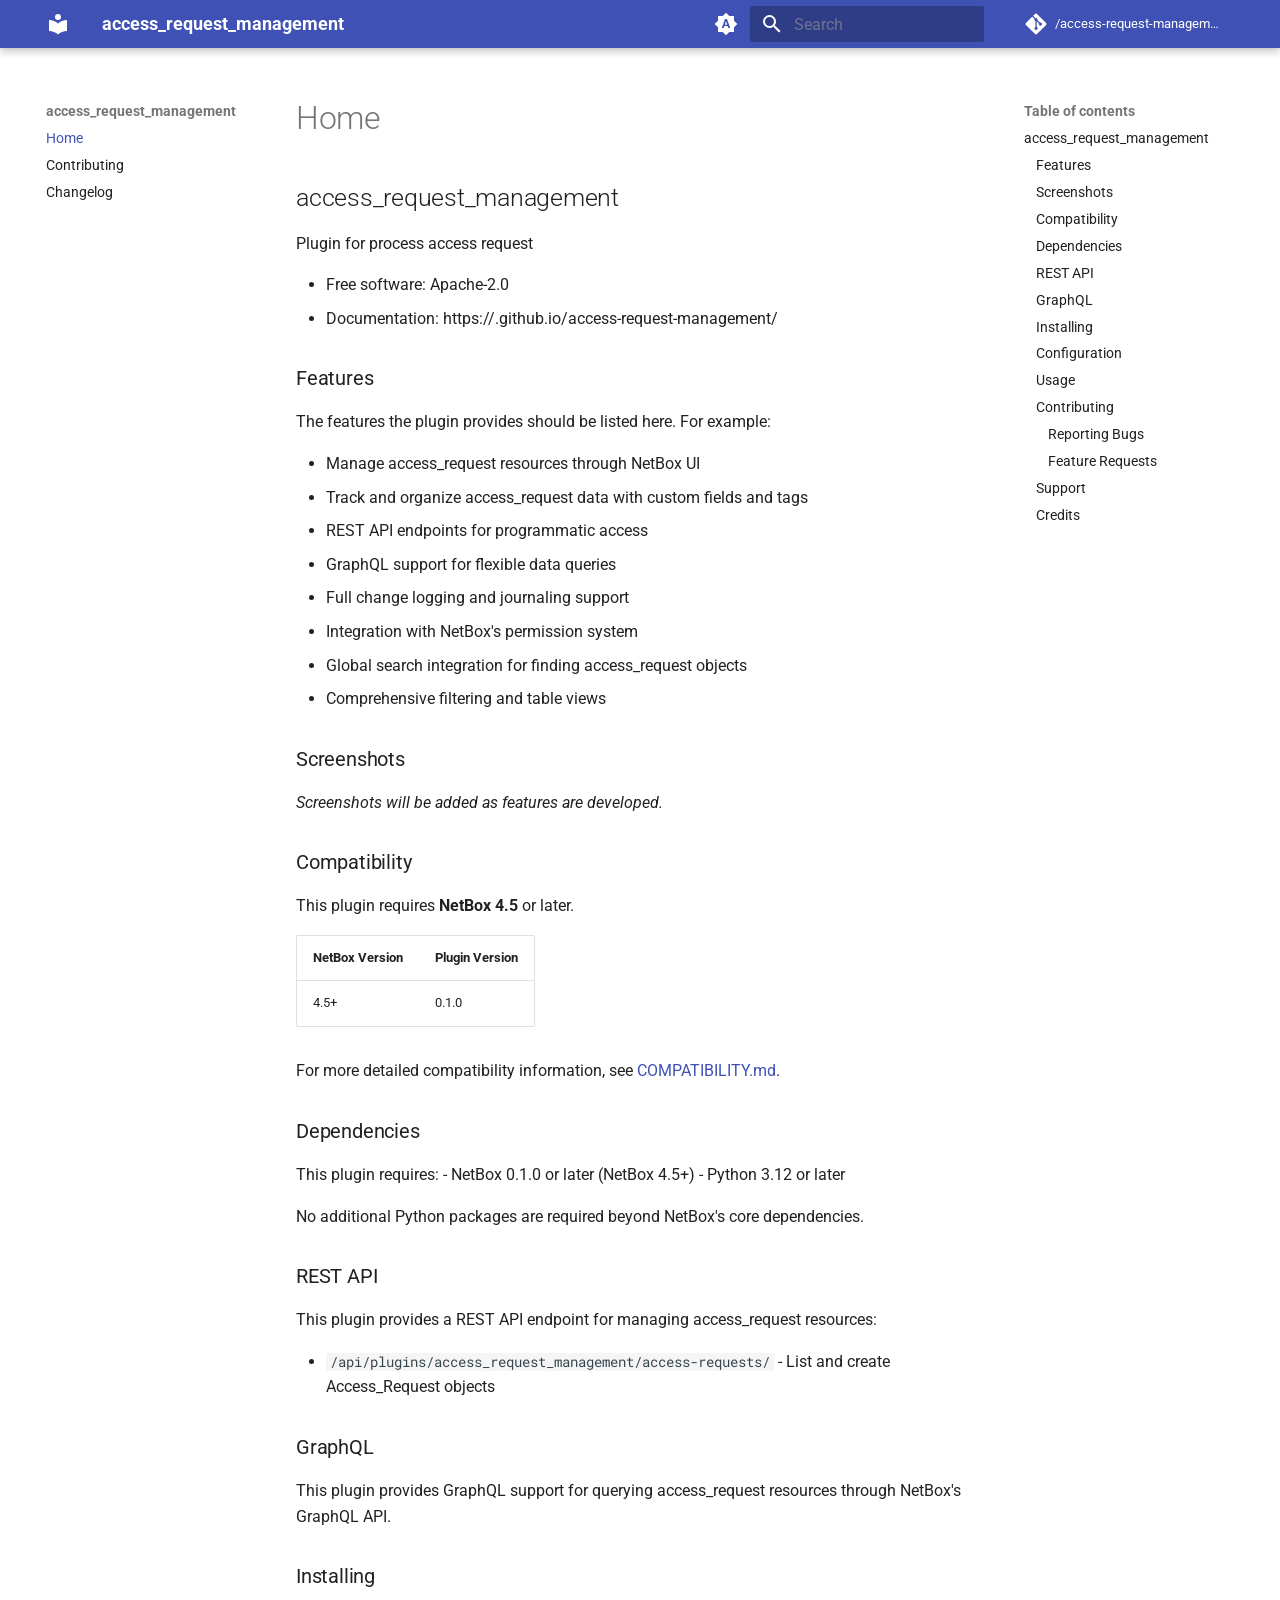
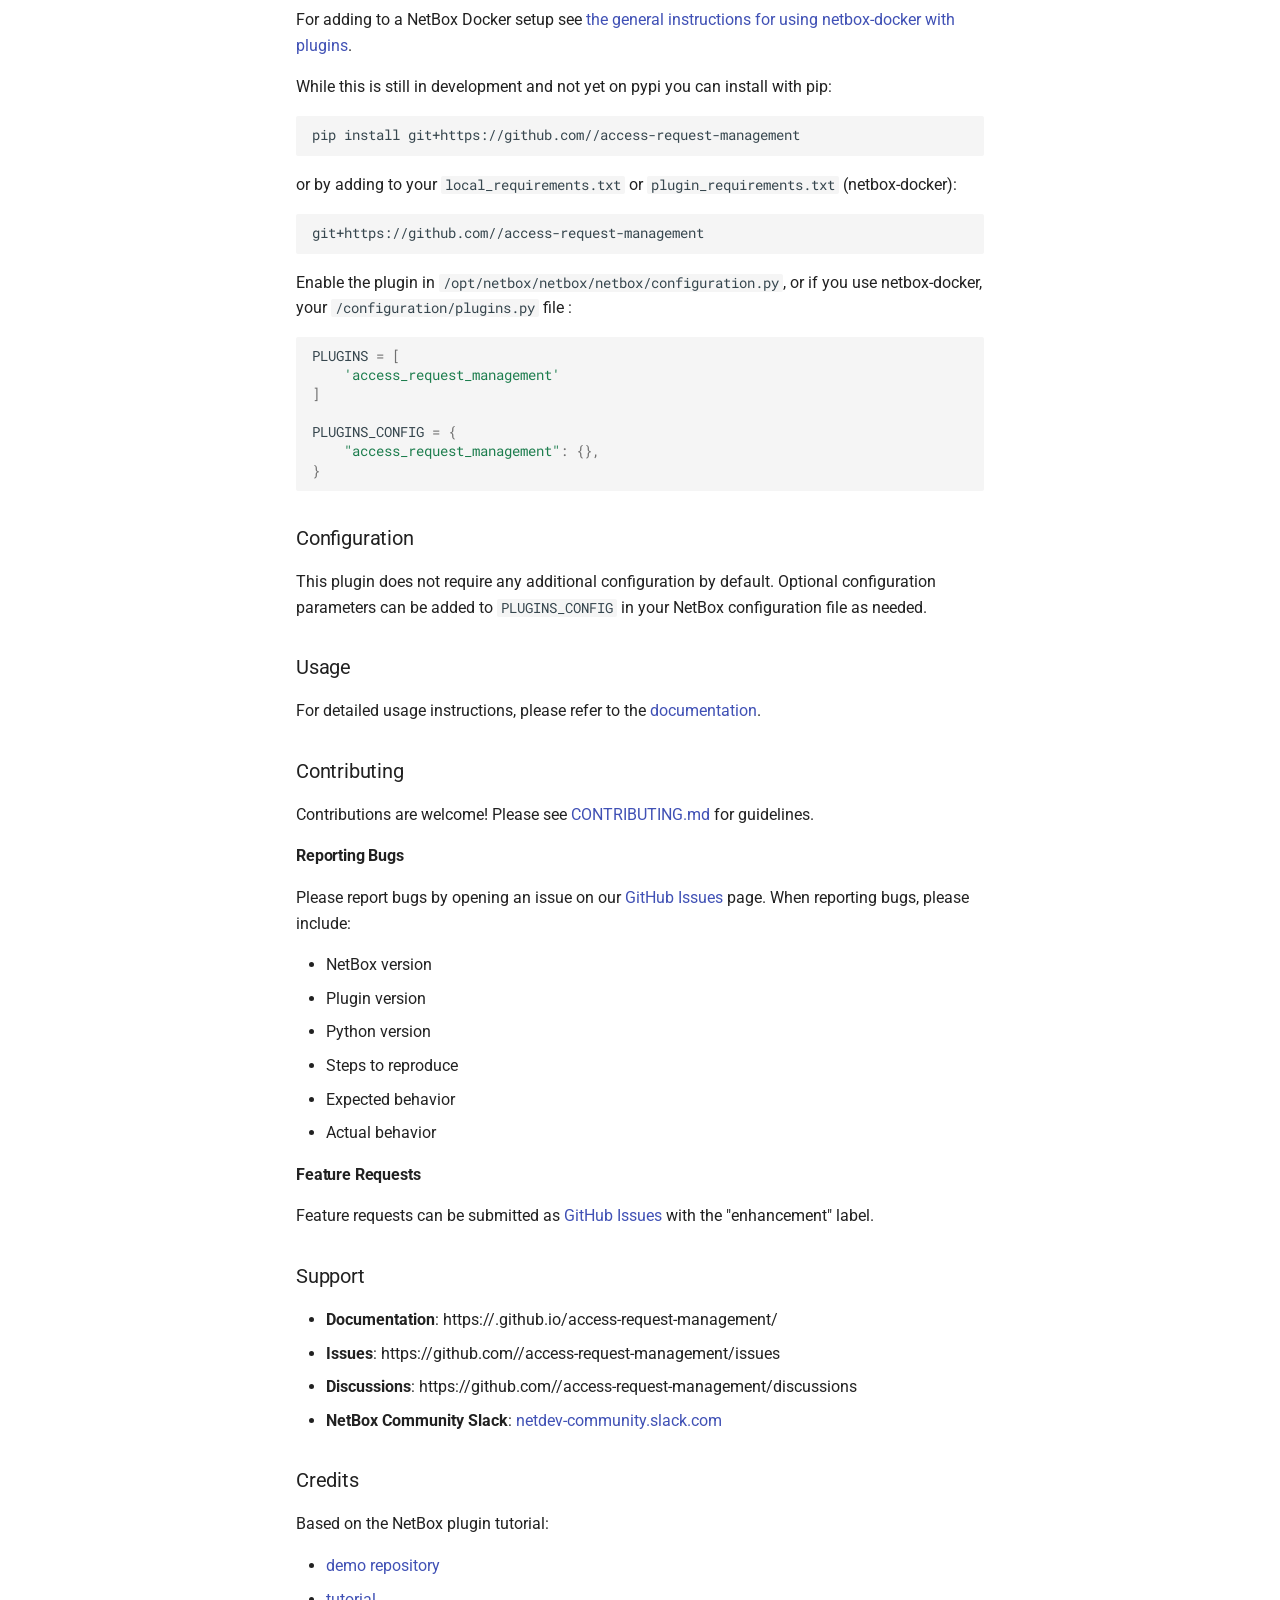
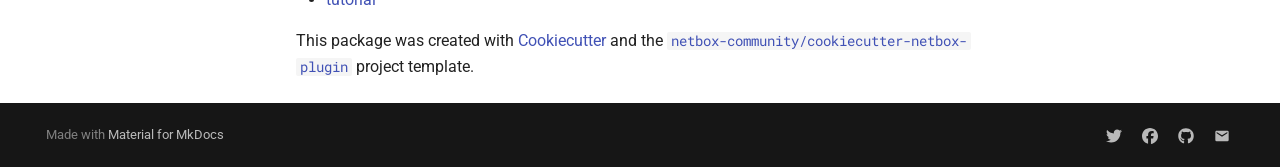
<file: index.html>
<!doctype html>
<html lang="en" class="no-js">
  <head>
    
      <meta charset="utf-8">
      <meta name="viewport" content="width=device-width,initial-scale=1">
      
      
      
        <link rel="canonical" href="https://.github.io/access-request-management/">
      
      
      
        <link rel="next" href="contributing/">
      
      
        
      
      
      <link rel="icon" href="assets/images/favicon.png">
      <meta name="generator" content="mkdocs-1.6.1, mkdocs-material-9.7.6">
    
    
      
        <title>access_request_management</title>
      
    
    
      <link rel="stylesheet" href="assets/stylesheets/main.484c7ddc.min.css">
      
        
        <link rel="stylesheet" href="assets/stylesheets/palette.ab4e12ef.min.css">
      
      


    
    
      
    
    
      
        
        
        <link rel="preconnect" href="https://fonts.gstatic.com" crossorigin>
        <link rel="stylesheet" href="https://fonts.googleapis.com/css?family=Roboto:300,300i,400,400i,700,700i%7CRoboto+Mono:400,400i,700,700i&display=fallback">
        <style>:root{--md-text-font:"Roboto";--md-code-font:"Roboto Mono"}</style>
      
    
    
    <script>__md_scope=new URL(".",location),__md_hash=e=>[...e].reduce(((e,_)=>(e<<5)-e+_.charCodeAt(0)),0),__md_get=(e,_=localStorage,t=__md_scope)=>JSON.parse(_.getItem(t.pathname+"."+e)),__md_set=(e,_,t=localStorage,a=__md_scope)=>{try{t.setItem(a.pathname+"."+e,JSON.stringify(_))}catch(e){}}</script>
    
      

    
    
  </head>
  
  
    
    
      
    
    
    
    
    <body dir="ltr" data-md-color-scheme="default" data-md-color-primary="indigo" data-md-color-accent="indigo">
  
    
    <input class="md-toggle" data-md-toggle="drawer" type="checkbox" id="__drawer" autocomplete="off">
    <input class="md-toggle" data-md-toggle="search" type="checkbox" id="__search" autocomplete="off">
    <label class="md-overlay" for="__drawer"></label>
    <div data-md-component="skip">
      
        
        <a href="#access_request_management" class="md-skip">
          Skip to content
        </a>
      
    </div>
    <div data-md-component="announce">
      
    </div>
    
    
      

  

<header class="md-header md-header--shadow md-header--lifted" data-md-component="header">
  <nav class="md-header__inner md-grid" aria-label="Header">
    <a href="." title="access_request_management" class="md-header__button md-logo" aria-label="access_request_management" data-md-component="logo">
      
  
  <svg xmlns="http://www.w3.org/2000/svg" viewBox="0 0 24 24"><path d="M12 8a3 3 0 0 0 3-3 3 3 0 0 0-3-3 3 3 0 0 0-3 3 3 3 0 0 0 3 3m0 3.54C9.64 9.35 6.5 8 3 8v11c3.5 0 6.64 1.35 9 3.54 2.36-2.19 5.5-3.54 9-3.54V8c-3.5 0-6.64 1.35-9 3.54"/></svg>

    </a>
    <label class="md-header__button md-icon" for="__drawer">
      
      <svg xmlns="http://www.w3.org/2000/svg" viewBox="0 0 24 24"><path d="M3 6h18v2H3zm0 5h18v2H3zm0 5h18v2H3z"/></svg>
    </label>
    <div class="md-header__title" data-md-component="header-title">
      <div class="md-header__ellipsis">
        <div class="md-header__topic">
          <span class="md-ellipsis">
            access_request_management
          </span>
        </div>
        <div class="md-header__topic" data-md-component="header-topic">
          <span class="md-ellipsis">
            
              Home
            
          </span>
        </div>
      </div>
    </div>
    
      
        <form class="md-header__option" data-md-component="palette">
  
    
    
    
    <input class="md-option" data-md-color-media="(prefers-color-scheme)" data-md-color-scheme="default" data-md-color-primary="indigo" data-md-color-accent="indigo"  aria-label="Switch to light mode"  type="radio" name="__palette" id="__palette_0">
    
      <label class="md-header__button md-icon" title="Switch to light mode" for="__palette_1" hidden>
        <svg xmlns="http://www.w3.org/2000/svg" viewBox="0 0 24 24"><path d="m14.3 16-.7-2h-3.2l-.7 2H7.8L11 7h2l3.2 9zM20 8.69V4h-4.69L12 .69 8.69 4H4v4.69L.69 12 4 15.31V20h4.69L12 23.31 15.31 20H20v-4.69L23.31 12zm-9.15 3.96h2.3L12 9z"/></svg>
      </label>
    
  
    
    
    
    <input class="md-option" data-md-color-media="(prefers-color-scheme: light)" data-md-color-scheme="default" data-md-color-primary="indigo" data-md-color-accent="indigo"  aria-label="Switch to dark mode"  type="radio" name="__palette" id="__palette_1">
    
      <label class="md-header__button md-icon" title="Switch to dark mode" for="__palette_2" hidden>
        <svg xmlns="http://www.w3.org/2000/svg" viewBox="0 0 24 24"><path d="M12 8a4 4 0 0 0-4 4 4 4 0 0 0 4 4 4 4 0 0 0 4-4 4 4 0 0 0-4-4m0 10a6 6 0 0 1-6-6 6 6 0 0 1 6-6 6 6 0 0 1 6 6 6 6 0 0 1-6 6m8-9.31V4h-4.69L12 .69 8.69 4H4v4.69L.69 12 4 15.31V20h4.69L12 23.31 15.31 20H20v-4.69L23.31 12z"/></svg>
      </label>
    
  
    
    
    
    <input class="md-option" data-md-color-media="(prefers-color-scheme: dark)" data-md-color-scheme="slate" data-md-color-primary="indigo" data-md-color-accent="indigo"  aria-label="Switch to system preference"  type="radio" name="__palette" id="__palette_2">
    
      <label class="md-header__button md-icon" title="Switch to system preference" for="__palette_0" hidden>
        <svg xmlns="http://www.w3.org/2000/svg" viewBox="0 0 24 24"><path d="M12 18c-.89 0-1.74-.2-2.5-.55C11.56 16.5 13 14.42 13 12s-1.44-4.5-3.5-5.45C10.26 6.2 11.11 6 12 6a6 6 0 0 1 6 6 6 6 0 0 1-6 6m8-9.31V4h-4.69L12 .69 8.69 4H4v4.69L.69 12 4 15.31V20h4.69L12 23.31 15.31 20H20v-4.69L23.31 12z"/></svg>
      </label>
    
  
</form>
      
    
    
      <script>var palette=__md_get("__palette");if(palette&&palette.color){if("(prefers-color-scheme)"===palette.color.media){var media=matchMedia("(prefers-color-scheme: light)"),input=document.querySelector(media.matches?"[data-md-color-media='(prefers-color-scheme: light)']":"[data-md-color-media='(prefers-color-scheme: dark)']");palette.color.media=input.getAttribute("data-md-color-media"),palette.color.scheme=input.getAttribute("data-md-color-scheme"),palette.color.primary=input.getAttribute("data-md-color-primary"),palette.color.accent=input.getAttribute("data-md-color-accent")}for(var[key,value]of Object.entries(palette.color))document.body.setAttribute("data-md-color-"+key,value)}</script>
    
    
    
      
      
        <label class="md-header__button md-icon" for="__search">
          
          <svg xmlns="http://www.w3.org/2000/svg" viewBox="0 0 24 24"><path d="M9.5 3A6.5 6.5 0 0 1 16 9.5c0 1.61-.59 3.09-1.56 4.23l.27.27h.79l5 5-1.5 1.5-5-5v-.79l-.27-.27A6.52 6.52 0 0 1 9.5 16 6.5 6.5 0 0 1 3 9.5 6.5 6.5 0 0 1 9.5 3m0 2C7 5 5 7 5 9.5S7 14 9.5 14 14 12 14 9.5 12 5 9.5 5"/></svg>
        </label>
        <div class="md-search" data-md-component="search" role="dialog">
  <label class="md-search__overlay" for="__search"></label>
  <div class="md-search__inner" role="search">
    <form class="md-search__form" name="search">
      <input type="text" class="md-search__input" name="query" aria-label="Search" placeholder="Search" autocapitalize="off" autocorrect="off" autocomplete="off" spellcheck="false" data-md-component="search-query" required>
      <label class="md-search__icon md-icon" for="__search">
        
        <svg xmlns="http://www.w3.org/2000/svg" viewBox="0 0 24 24"><path d="M9.5 3A6.5 6.5 0 0 1 16 9.5c0 1.61-.59 3.09-1.56 4.23l.27.27h.79l5 5-1.5 1.5-5-5v-.79l-.27-.27A6.52 6.52 0 0 1 9.5 16 6.5 6.5 0 0 1 3 9.5 6.5 6.5 0 0 1 9.5 3m0 2C7 5 5 7 5 9.5S7 14 9.5 14 14 12 14 9.5 12 5 9.5 5"/></svg>
        
        <svg xmlns="http://www.w3.org/2000/svg" viewBox="0 0 24 24"><path d="M20 11v2H8l5.5 5.5-1.42 1.42L4.16 12l7.92-7.92L13.5 5.5 8 11z"/></svg>
      </label>
      <nav class="md-search__options" aria-label="Search">
        
        <button type="reset" class="md-search__icon md-icon" title="Clear" aria-label="Clear" tabindex="-1">
          
          <svg xmlns="http://www.w3.org/2000/svg" viewBox="0 0 24 24"><path d="M19 6.41 17.59 5 12 10.59 6.41 5 5 6.41 10.59 12 5 17.59 6.41 19 12 13.41 17.59 19 19 17.59 13.41 12z"/></svg>
        </button>
      </nav>
      
    </form>
    <div class="md-search__output">
      <div class="md-search__scrollwrap" tabindex="0" data-md-scrollfix>
        <div class="md-search-result" data-md-component="search-result">
          <div class="md-search-result__meta">
            Initializing search
          </div>
          <ol class="md-search-result__list" role="presentation"></ol>
        </div>
      </div>
    </div>
  </div>
</div>
      
    
    
      <div class="md-header__source">
        <a href="https://github.com//access-request-management" title="Go to repository" class="md-source" data-md-component="source">
  <div class="md-source__icon md-icon">
    
    <svg xmlns="http://www.w3.org/2000/svg" viewBox="0 0 448 512"><!--! Font Awesome Free 7.1.0 by @fontawesome - https://fontawesome.com License - https://fontawesome.com/license/free (Icons: CC BY 4.0, Fonts: SIL OFL 1.1, Code: MIT License) Copyright 2025 Fonticons, Inc.--><path d="M439.6 236.1 244 40.5c-5.4-5.5-12.8-8.5-20.4-8.5s-15 3-20.4 8.4L162.5 81l51.5 51.5c27.1-9.1 52.7 16.8 43.4 43.7l49.7 49.7c34.2-11.8 61.2 31 35.5 56.7-26.5 26.5-70.2-2.9-56-37.3L240.3 199v121.9c25.3 12.5 22.3 41.8 9.1 55-6.4 6.4-15.2 10.1-24.3 10.1s-17.8-3.6-24.3-10.1c-17.6-17.6-11.1-46.9 11.2-56v-123c-20.8-8.5-24.6-30.7-18.6-45L142.6 101 8.5 235.1C3 240.6 0 247.9 0 255.5s3 15 8.5 20.4l195.6 195.7c5.4 5.4 12.7 8.4 20.4 8.4s15-3 20.4-8.4l194.7-194.7c5.4-5.4 8.4-12.8 8.4-20.4s-3-15-8.4-20.4"/></svg>
  </div>
  <div class="md-source__repository">
    /access-request-management
  </div>
</a>
      </div>
    
  </nav>
  
    
  
</header>
    
    <div class="md-container" data-md-component="container">
      
      
        
      
      <main class="md-main" data-md-component="main">
        <div class="md-main__inner md-grid">
          
            
              
              <div class="md-sidebar md-sidebar--primary" data-md-component="sidebar" data-md-type="navigation" >
                <div class="md-sidebar__scrollwrap">
                  <div class="md-sidebar__inner">
                    



<nav class="md-nav md-nav--primary" aria-label="Navigation" data-md-level="0">
  <label class="md-nav__title" for="__drawer">
    <a href="." title="access_request_management" class="md-nav__button md-logo" aria-label="access_request_management" data-md-component="logo">
      
  
  <svg xmlns="http://www.w3.org/2000/svg" viewBox="0 0 24 24"><path d="M12 8a3 3 0 0 0 3-3 3 3 0 0 0-3-3 3 3 0 0 0-3 3 3 3 0 0 0 3 3m0 3.54C9.64 9.35 6.5 8 3 8v11c3.5 0 6.64 1.35 9 3.54 2.36-2.19 5.5-3.54 9-3.54V8c-3.5 0-6.64 1.35-9 3.54"/></svg>

    </a>
    access_request_management
  </label>
  
    <div class="md-nav__source">
      <a href="https://github.com//access-request-management" title="Go to repository" class="md-source" data-md-component="source">
  <div class="md-source__icon md-icon">
    
    <svg xmlns="http://www.w3.org/2000/svg" viewBox="0 0 448 512"><!--! Font Awesome Free 7.1.0 by @fontawesome - https://fontawesome.com License - https://fontawesome.com/license/free (Icons: CC BY 4.0, Fonts: SIL OFL 1.1, Code: MIT License) Copyright 2025 Fonticons, Inc.--><path d="M439.6 236.1 244 40.5c-5.4-5.5-12.8-8.5-20.4-8.5s-15 3-20.4 8.4L162.5 81l51.5 51.5c27.1-9.1 52.7 16.8 43.4 43.7l49.7 49.7c34.2-11.8 61.2 31 35.5 56.7-26.5 26.5-70.2-2.9-56-37.3L240.3 199v121.9c25.3 12.5 22.3 41.8 9.1 55-6.4 6.4-15.2 10.1-24.3 10.1s-17.8-3.6-24.3-10.1c-17.6-17.6-11.1-46.9 11.2-56v-123c-20.8-8.5-24.6-30.7-18.6-45L142.6 101 8.5 235.1C3 240.6 0 247.9 0 255.5s3 15 8.5 20.4l195.6 195.7c5.4 5.4 12.7 8.4 20.4 8.4s15-3 20.4-8.4l194.7-194.7c5.4-5.4 8.4-12.8 8.4-20.4s-3-15-8.4-20.4"/></svg>
  </div>
  <div class="md-source__repository">
    /access-request-management
  </div>
</a>
    </div>
  
  <ul class="md-nav__list" data-md-scrollfix>
    
      
      
  
  
    
  
  
  
    <li class="md-nav__item md-nav__item--active">
      
      <input class="md-nav__toggle md-toggle" type="checkbox" id="__toc">
      
      
      
        <label class="md-nav__link md-nav__link--active" for="__toc">
          
  
  
  <span class="md-ellipsis">
    
  
    Home
  

    
  </span>
  
  

          <span class="md-nav__icon md-icon"></span>
        </label>
      
      <a href="." class="md-nav__link md-nav__link--active">
        
  
  
  <span class="md-ellipsis">
    
  
    Home
  

    
  </span>
  
  

      </a>
      
        

<nav class="md-nav md-nav--secondary" aria-label="Table of contents">
  
  
  
  
    <label class="md-nav__title" for="__toc">
      <span class="md-nav__icon md-icon"></span>
      Table of contents
    </label>
    <ul class="md-nav__list" data-md-component="toc" data-md-scrollfix>
      
        <li class="md-nav__item">
  <a href="#access_request_management" class="md-nav__link">
    <span class="md-ellipsis">
      
        access_request_management
      
    </span>
  </a>
  
    <nav class="md-nav" aria-label="access_request_management">
      <ul class="md-nav__list">
        
          <li class="md-nav__item">
  <a href="#Features" class="md-nav__link">
    <span class="md-ellipsis">
      
        Features
      
    </span>
  </a>
  
</li>
        
          <li class="md-nav__item">
  <a href="#Screenshots" class="md-nav__link">
    <span class="md-ellipsis">
      
        Screenshots
      
    </span>
  </a>
  
</li>
        
          <li class="md-nav__item">
  <a href="#Compatibility" class="md-nav__link">
    <span class="md-ellipsis">
      
        Compatibility
      
    </span>
  </a>
  
</li>
        
          <li class="md-nav__item">
  <a href="#Dependencies" class="md-nav__link">
    <span class="md-ellipsis">
      
        Dependencies
      
    </span>
  </a>
  
</li>
        
          <li class="md-nav__item">
  <a href="#REST-API" class="md-nav__link">
    <span class="md-ellipsis">
      
        REST API
      
    </span>
  </a>
  
</li>
        
          <li class="md-nav__item">
  <a href="#GraphQL" class="md-nav__link">
    <span class="md-ellipsis">
      
        GraphQL
      
    </span>
  </a>
  
</li>
        
          <li class="md-nav__item">
  <a href="#Installing" class="md-nav__link">
    <span class="md-ellipsis">
      
        Installing
      
    </span>
  </a>
  
</li>
        
          <li class="md-nav__item">
  <a href="#Configuration" class="md-nav__link">
    <span class="md-ellipsis">
      
        Configuration
      
    </span>
  </a>
  
</li>
        
          <li class="md-nav__item">
  <a href="#Usage" class="md-nav__link">
    <span class="md-ellipsis">
      
        Usage
      
    </span>
  </a>
  
</li>
        
          <li class="md-nav__item">
  <a href="#Contributing" class="md-nav__link">
    <span class="md-ellipsis">
      
        Contributing
      
    </span>
  </a>
  
    <nav class="md-nav" aria-label="Contributing">
      <ul class="md-nav__list">
        
          <li class="md-nav__item">
  <a href="#Reporting-Bugs" class="md-nav__link">
    <span class="md-ellipsis">
      
        Reporting Bugs
      
    </span>
  </a>
  
</li>
        
          <li class="md-nav__item">
  <a href="#Feature-Requests" class="md-nav__link">
    <span class="md-ellipsis">
      
        Feature Requests
      
    </span>
  </a>
  
</li>
        
      </ul>
    </nav>
  
</li>
        
          <li class="md-nav__item">
  <a href="#Support" class="md-nav__link">
    <span class="md-ellipsis">
      
        Support
      
    </span>
  </a>
  
</li>
        
          <li class="md-nav__item">
  <a href="#Credits" class="md-nav__link">
    <span class="md-ellipsis">
      
        Credits
      
    </span>
  </a>
  
</li>
        
      </ul>
    </nav>
  
</li>
      
    </ul>
  
</nav>
      
    </li>
  

    
      
      
  
  
  
  
    <li class="md-nav__item">
      <a href="contributing/" class="md-nav__link">
        
  
  
  <span class="md-ellipsis">
    
  
    Contributing
  

    
  </span>
  
  

      </a>
    </li>
  

    
      
      
  
  
  
  
    <li class="md-nav__item">
      <a href="changelog/" class="md-nav__link">
        
  
  
  <span class="md-ellipsis">
    
  
    Changelog
  

    
  </span>
  
  

      </a>
    </li>
  

    
  </ul>
</nav>
                  </div>
                </div>
              </div>
            
            
              
              <div class="md-sidebar md-sidebar--secondary" data-md-component="sidebar" data-md-type="toc" >
                <div class="md-sidebar__scrollwrap">
                  <div class="md-sidebar__inner">
                    

<nav class="md-nav md-nav--secondary" aria-label="Table of contents">
  
  
  
  
    <label class="md-nav__title" for="__toc">
      <span class="md-nav__icon md-icon"></span>
      Table of contents
    </label>
    <ul class="md-nav__list" data-md-component="toc" data-md-scrollfix>
      
        <li class="md-nav__item">
  <a href="#access_request_management" class="md-nav__link">
    <span class="md-ellipsis">
      
        access_request_management
      
    </span>
  </a>
  
    <nav class="md-nav" aria-label="access_request_management">
      <ul class="md-nav__list">
        
          <li class="md-nav__item">
  <a href="#Features" class="md-nav__link">
    <span class="md-ellipsis">
      
        Features
      
    </span>
  </a>
  
</li>
        
          <li class="md-nav__item">
  <a href="#Screenshots" class="md-nav__link">
    <span class="md-ellipsis">
      
        Screenshots
      
    </span>
  </a>
  
</li>
        
          <li class="md-nav__item">
  <a href="#Compatibility" class="md-nav__link">
    <span class="md-ellipsis">
      
        Compatibility
      
    </span>
  </a>
  
</li>
        
          <li class="md-nav__item">
  <a href="#Dependencies" class="md-nav__link">
    <span class="md-ellipsis">
      
        Dependencies
      
    </span>
  </a>
  
</li>
        
          <li class="md-nav__item">
  <a href="#REST-API" class="md-nav__link">
    <span class="md-ellipsis">
      
        REST API
      
    </span>
  </a>
  
</li>
        
          <li class="md-nav__item">
  <a href="#GraphQL" class="md-nav__link">
    <span class="md-ellipsis">
      
        GraphQL
      
    </span>
  </a>
  
</li>
        
          <li class="md-nav__item">
  <a href="#Installing" class="md-nav__link">
    <span class="md-ellipsis">
      
        Installing
      
    </span>
  </a>
  
</li>
        
          <li class="md-nav__item">
  <a href="#Configuration" class="md-nav__link">
    <span class="md-ellipsis">
      
        Configuration
      
    </span>
  </a>
  
</li>
        
          <li class="md-nav__item">
  <a href="#Usage" class="md-nav__link">
    <span class="md-ellipsis">
      
        Usage
      
    </span>
  </a>
  
</li>
        
          <li class="md-nav__item">
  <a href="#Contributing" class="md-nav__link">
    <span class="md-ellipsis">
      
        Contributing
      
    </span>
  </a>
  
    <nav class="md-nav" aria-label="Contributing">
      <ul class="md-nav__list">
        
          <li class="md-nav__item">
  <a href="#Reporting-Bugs" class="md-nav__link">
    <span class="md-ellipsis">
      
        Reporting Bugs
      
    </span>
  </a>
  
</li>
        
          <li class="md-nav__item">
  <a href="#Feature-Requests" class="md-nav__link">
    <span class="md-ellipsis">
      
        Feature Requests
      
    </span>
  </a>
  
</li>
        
      </ul>
    </nav>
  
</li>
        
          <li class="md-nav__item">
  <a href="#Support" class="md-nav__link">
    <span class="md-ellipsis">
      
        Support
      
    </span>
  </a>
  
</li>
        
          <li class="md-nav__item">
  <a href="#Credits" class="md-nav__link">
    <span class="md-ellipsis">
      
        Credits
      
    </span>
  </a>
  
</li>
        
      </ul>
    </nav>
  
</li>
      
    </ul>
  
</nav>
                  </div>
                </div>
              </div>
            
          
          
            <div class="md-content" data-md-component="content">
              
              <article class="md-content__inner md-typeset">
                
                  


  
  


  <h1>Home</h1>

<h2 id="access_request_management">access_request_management<a class="headerlink" href="#access_request_management" title="Permanent link">&para;</a></h2>
<p>Plugin for process access request</p>
<ul>
<li>Free software: Apache-2.0</li>
<li>Documentation: https://.github.io/access-request-management/</li>
</ul>
<h3 id="Features">Features<a class="headerlink" href="#Features" title="Permanent link">&para;</a></h3>
<p>The features the plugin provides should be listed here. For example:</p>
<ul>
<li>Manage access_request resources through NetBox UI</li>
<li>Track and organize access_request data with custom fields and tags</li>
<li>REST API endpoints for programmatic access</li>
<li>GraphQL support for flexible data queries</li>
<li>Full change logging and journaling support</li>
<li>Integration with NetBox's permission system</li>
<li>Global search integration for finding access_request objects</li>
<li>Comprehensive filtering and table views</li>
</ul>
<h3 id="Screenshots">Screenshots<a class="headerlink" href="#Screenshots" title="Permanent link">&para;</a></h3>
<!-- Add screenshots or GIFs demonstrating your plugin's functionality here -->
<p><em>Screenshots will be added as features are developed.</em></p>
<h3 id="Compatibility">Compatibility<a class="headerlink" href="#Compatibility" title="Permanent link">&para;</a></h3>
<p>This plugin requires <strong>NetBox 4.5</strong> or later.</p>
<table>
<thead>
<tr>
<th>NetBox Version</th>
<th>Plugin Version</th>
</tr>
</thead>
<tbody>
<tr>
<td>4.5+</td>
<td>0.1.0</td>
</tr>
</tbody>
</table>
<p>For more detailed compatibility information, see <a href="../COMPATIBILITY.md">COMPATIBILITY.md</a>.</p>
<h3 id="Dependencies">Dependencies<a class="headerlink" href="#Dependencies" title="Permanent link">&para;</a></h3>
<p>This plugin requires:
- NetBox 0.1.0 or later (NetBox 4.5+)
- Python 3.12 or later</p>
<p>No additional Python packages are required beyond NetBox's core dependencies.</p>
<h3 id="REST-API">REST API<a class="headerlink" href="#REST-API" title="Permanent link">&para;</a></h3>
<p>This plugin provides a REST API endpoint for managing access_request resources:</p>
<ul>
<li><code>/api/plugins/access_request_management/access-requests/</code> - List and create Access_Request objects</li>
</ul>
<h3 id="GraphQL">GraphQL<a class="headerlink" href="#GraphQL" title="Permanent link">&para;</a></h3>
<p>This plugin provides GraphQL support for querying access_request resources through NetBox's GraphQL API.</p>
<h3 id="Installing">Installing<a class="headerlink" href="#Installing" title="Permanent link">&para;</a></h3>
<p>For adding to a NetBox Docker setup see
<a href="https://github.com/netbox-community/netbox-docker/wiki/Using-Netbox-Plugins">the general instructions for using netbox-docker with plugins</a>.</p>
<p>While this is still in development and not yet on pypi you can install with pip:</p>
<div class="highlight"><pre><span></span><code>pip<span class="w"> </span>install<span class="w"> </span>git+https://github.com//access-request-management
</code></pre></div>
<p>or by adding to your <code>local_requirements.txt</code> or <code>plugin_requirements.txt</code> (netbox-docker):</p>
<div class="highlight"><pre><span></span><code>git+https://github.com//access-request-management
</code></pre></div>
<p>Enable the plugin in <code>/opt/netbox/netbox/netbox/configuration.py</code>,
 or if you use netbox-docker, your <code>/configuration/plugins.py</code> file :</p>
<div class="highlight"><pre><span></span><code><span class="n">PLUGINS</span> <span class="o">=</span> <span class="p">[</span>
    <span class="s1">&#39;access_request_management&#39;</span>
<span class="p">]</span>

<span class="n">PLUGINS_CONFIG</span> <span class="o">=</span> <span class="p">{</span>
    <span class="s2">&quot;access_request_management&quot;</span><span class="p">:</span> <span class="p">{},</span>
<span class="p">}</span>
</code></pre></div>
<h3 id="Configuration">Configuration<a class="headerlink" href="#Configuration" title="Permanent link">&para;</a></h3>
<p>This plugin does not require any additional configuration by default. Optional configuration parameters can be added to <code>PLUGINS_CONFIG</code> in your NetBox configuration file as needed.</p>
<h3 id="Usage">Usage<a class="headerlink" href="#Usage" title="Permanent link">&para;</a></h3>
<p>For detailed usage instructions, please refer to the <a href="https://.github.io/access-request-management/">documentation</a>.</p>
<h3 id="Contributing">Contributing<a class="headerlink" href="#Contributing" title="Permanent link">&para;</a></h3>
<p>Contributions are welcome! Please see <a href="../CONTRIBUTING.md">CONTRIBUTING.md</a> for guidelines.</p>
<h4 id="Reporting-Bugs">Reporting Bugs<a class="headerlink" href="#Reporting-Bugs" title="Permanent link">&para;</a></h4>
<p>Please report bugs by opening an issue on our <a href="https://github.com//access-request-management/issues">GitHub Issues</a> page. When reporting bugs, please include:</p>
<ul>
<li>NetBox version</li>
<li>Plugin version</li>
<li>Python version</li>
<li>Steps to reproduce</li>
<li>Expected behavior</li>
<li>Actual behavior</li>
</ul>
<h4 id="Feature-Requests">Feature Requests<a class="headerlink" href="#Feature-Requests" title="Permanent link">&para;</a></h4>
<p>Feature requests can be submitted as <a href="https://github.com//access-request-management/issues">GitHub Issues</a> with the "enhancement" label.</p>
<h3 id="Support">Support<a class="headerlink" href="#Support" title="Permanent link">&para;</a></h3>
<ul>
<li><strong>Documentation</strong>: https://.github.io/access-request-management/</li>
<li><strong>Issues</strong>: https://github.com//access-request-management/issues</li>
<li><strong>Discussions</strong>: https://github.com//access-request-management/discussions</li>
<li><strong>NetBox Community Slack</strong>: <a href="https://netdev.chat/">netdev-community.slack.com</a></li>
</ul>
<h3 id="Credits">Credits<a class="headerlink" href="#Credits" title="Permanent link">&para;</a></h3>
<p>Based on the NetBox plugin tutorial:</p>
<ul>
<li><a href="https://github.com/netbox-community/netbox-plugin-demo">demo repository</a></li>
<li><a href="https://github.com/netbox-community/netbox-plugin-tutorial">tutorial</a></li>
</ul>
<p>This package was created with <a href="https://github.com/audreyr/cookiecutter">Cookiecutter</a> and the <a href="https://github.com/netbox-community/cookiecutter-netbox-plugin"><code>netbox-community/cookiecutter-netbox-plugin</code></a> project template.</p>












                
              </article>
            </div>
          
          
<script>var target=document.getElementById(location.hash.slice(1));target&&target.name&&(target.checked=target.name.startsWith("__tabbed_"))</script>
        </div>
        
      </main>
      
        <footer class="md-footer">
  
  <div class="md-footer-meta md-typeset">
    <div class="md-footer-meta__inner md-grid">
      <div class="md-copyright">
  
  
    Made with
    <a href="https://squidfunk.github.io/mkdocs-material/" target="_blank" rel="noopener">
      Material for MkDocs
    </a>
  
</div>
      
        
<div class="md-social">
  
    
    
    
    
    <a href="https://github.com/netbox-community/cookiecutter-netbox-plugin" target="_blank" rel="noopener" title="Tweet" class="md-social__link">
      <svg xmlns="http://www.w3.org/2000/svg" viewBox="0 0 512 512"><!--! Font Awesome Free 7.1.0 by @fontawesome - https://fontawesome.com License - https://fontawesome.com/license/free (Icons: CC BY 4.0, Fonts: SIL OFL 1.1, Code: MIT License) Copyright 2025 Fonticons, Inc.--><path d="M459.4 151.7c.3 4.5.3 9.1.3 13.6 0 138.7-105.6 298.6-298.6 298.6-59.5 0-114.7-17.2-161.1-47.1 8.4 1 16.6 1.3 25.3 1.3 49.1 0 94.2-16.6 130.3-44.8-46.1-1-84.8-31.2-98.1-72.8 6.5 1 13 1.6 19.8 1.6 9.4 0 18.8-1.3 27.6-3.6-48.1-9.7-84.1-52-84.1-103v-1.3c14 7.8 30.2 12.7 47.4 13.3-28.3-18.8-46.8-51-46.8-87.4 0-19.5 5.2-37.4 14.3-53C87.4 130.8 165 172.4 252.1 176.9c-1.6-7.8-2.6-15.9-2.6-24C249.5 95.1 296.3 48 354.4 48c30.2 0 57.5 12.7 76.7 33.1 23.7-4.5 46.5-13.3 66.6-25.3-7.8 24.4-24.4 44.8-46.1 57.8 21.1-2.3 41.6-8.1 60.4-16.2-14.3 20.8-32.2 39.3-52.6 54.3"/></svg>
    </a>
  
    
    
    
    
    <a href="https://github.com/netbox-community/cookiecutter-netbox-plugin" target="_blank" rel="noopener" title="Facebook" class="md-social__link">
      <svg xmlns="http://www.w3.org/2000/svg" viewBox="0 0 512 512"><!--! Font Awesome Free 7.1.0 by @fontawesome - https://fontawesome.com License - https://fontawesome.com/license/free (Icons: CC BY 4.0, Fonts: SIL OFL 1.1, Code: MIT License) Copyright 2025 Fonticons, Inc.--><path d="M512 256C512 114.6 397.4 0 256 0S0 114.6 0 256c0 120 82.7 220.8 194.2 248.5V334.2h-52.8V256h52.8v-33.7c0-87.1 39.4-127.5 125-127.5 16.2 0 44.2 3.2 55.7 6.4V172c-6-.6-16.5-1-29.6-1-42 0-58.2 15.9-58.2 57.2V256h83.6l-14.4 78.2H287v175.9C413.8 494.8 512 386.9 512 256"/></svg>
    </a>
  
    
    
    
    
    <a href="https://github.com//access-request-management" target="_blank" rel="noopener" title="Github" class="md-social__link">
      <svg xmlns="http://www.w3.org/2000/svg" viewBox="0 0 512 512"><!--! Font Awesome Free 7.1.0 by @fontawesome - https://fontawesome.com License - https://fontawesome.com/license/free (Icons: CC BY 4.0, Fonts: SIL OFL 1.1, Code: MIT License) Copyright 2025 Fonticons, Inc.--><path d="M173.9 397.4c0 2-2.3 3.6-5.2 3.6-3.3.3-5.6-1.3-5.6-3.6 0-2 2.3-3.6 5.2-3.6 3-.3 5.6 1.3 5.6 3.6m-31.1-4.5c-.7 2 1.3 4.3 4.3 4.9 2.6 1 5.6 0 6.2-2s-1.3-4.3-4.3-5.2c-2.6-.7-5.5.3-6.2 2.3m44.2-1.7c-2.9.7-4.9 2.6-4.6 4.9.3 2 2.9 3.3 5.9 2.6 2.9-.7 4.9-2.6 4.6-4.6-.3-1.9-3-3.2-5.9-2.9M252.8 8C114.1 8 8 113.3 8 252c0 110.9 69.8 205.8 169.5 239.2 12.8 2.3 17.3-5.6 17.3-12.1 0-6.2-.3-40.4-.3-61.4 0 0-70 15-84.7-29.8 0 0-11.4-29.1-27.8-36.6 0 0-22.9-15.7 1.6-15.4 0 0 24.9 2 38.6 25.8 21.9 38.6 58.6 27.5 72.9 20.9 2.3-16 8.8-27.1 16-33.7-55.9-6.2-112.3-14.3-112.3-110.5 0-27.5 7.6-41.3 23.6-58.9-2.6-6.5-11.1-33.3 2.6-67.9 20.9-6.5 69 27 69 27 20-5.6 41.5-8.5 62.8-8.5s42.8 2.9 62.8 8.5c0 0 48.1-33.6 69-27 13.7 34.7 5.2 61.4 2.6 67.9 16 17.7 25.8 31.5 25.8 58.9 0 96.5-58.9 104.2-114.8 110.5 9.2 7.9 17 22.9 17 46.4 0 33.7-.3 75.4-.3 83.6 0 6.5 4.6 14.4 17.3 12.1C436.2 457.8 504 362.9 504 252 504 113.3 391.5 8 252.8 8M105.2 352.9c-1.3 1-1 3.3.7 5.2 1.6 1.6 3.9 2.3 5.2 1 1.3-1 1-3.3-.7-5.2-1.6-1.6-3.9-2.3-5.2-1m-10.8-8.1c-.7 1.3.3 2.9 2.3 3.9 1.6 1 3.6.7 4.3-.7.7-1.3-.3-2.9-2.3-3.9-2-.6-3.6-.3-4.3.7m32.4 35.6c-1.6 1.3-1 4.3 1.3 6.2 2.3 2.3 5.2 2.6 6.5 1 1.3-1.3.7-4.3-1.3-6.2-2.2-2.3-5.2-2.6-6.5-1m-11.4-14.7c-1.6 1-1.6 3.6 0 5.9s4.3 3.3 5.6 2.3c1.6-1.3 1.6-3.9 0-6.2-1.4-2.3-4-3.3-5.6-2"/></svg>
    </a>
  
    
    
    
    
    <a href="mailto:nguyenkhoa14022002@gmail.com" target="_blank" rel="noopener" title="" class="md-social__link">
      <svg xmlns="http://www.w3.org/2000/svg" viewBox="0 0 24 24"><path d="m20 8-8 5-8-5V6l8 5 8-5m0-2H4c-1.11 0-2 .89-2 2v12a2 2 0 0 0 2 2h16a2 2 0 0 0 2-2V6a2 2 0 0 0-2-2"/></svg>
    </a>
  
</div>
      
    </div>
  </div>
</footer>
      
    </div>
    <div class="md-dialog" data-md-component="dialog">
      <div class="md-dialog__inner md-typeset"></div>
    </div>
    
    
    
      
      
      <script id="__config" type="application/json">{"annotate": null, "base": ".", "features": ["navigation.indexes", "navigation.instant", "navigation.tabs.sticky"], "search": "assets/javascripts/workers/search.2c215733.min.js", "tags": null, "translations": {"clipboard.copied": "Copied to clipboard", "clipboard.copy": "Copy to clipboard", "search.result.more.one": "1 more on this page", "search.result.more.other": "# more on this page", "search.result.none": "No matching documents", "search.result.one": "1 matching document", "search.result.other": "# matching documents", "search.result.placeholder": "Type to start searching", "search.result.term.missing": "Missing", "select.version": "Select version"}, "version": null}</script>
    
    
      <script src="assets/javascripts/bundle.79ae519e.min.js"></script>
      
    
  </body>
</html>
</file>
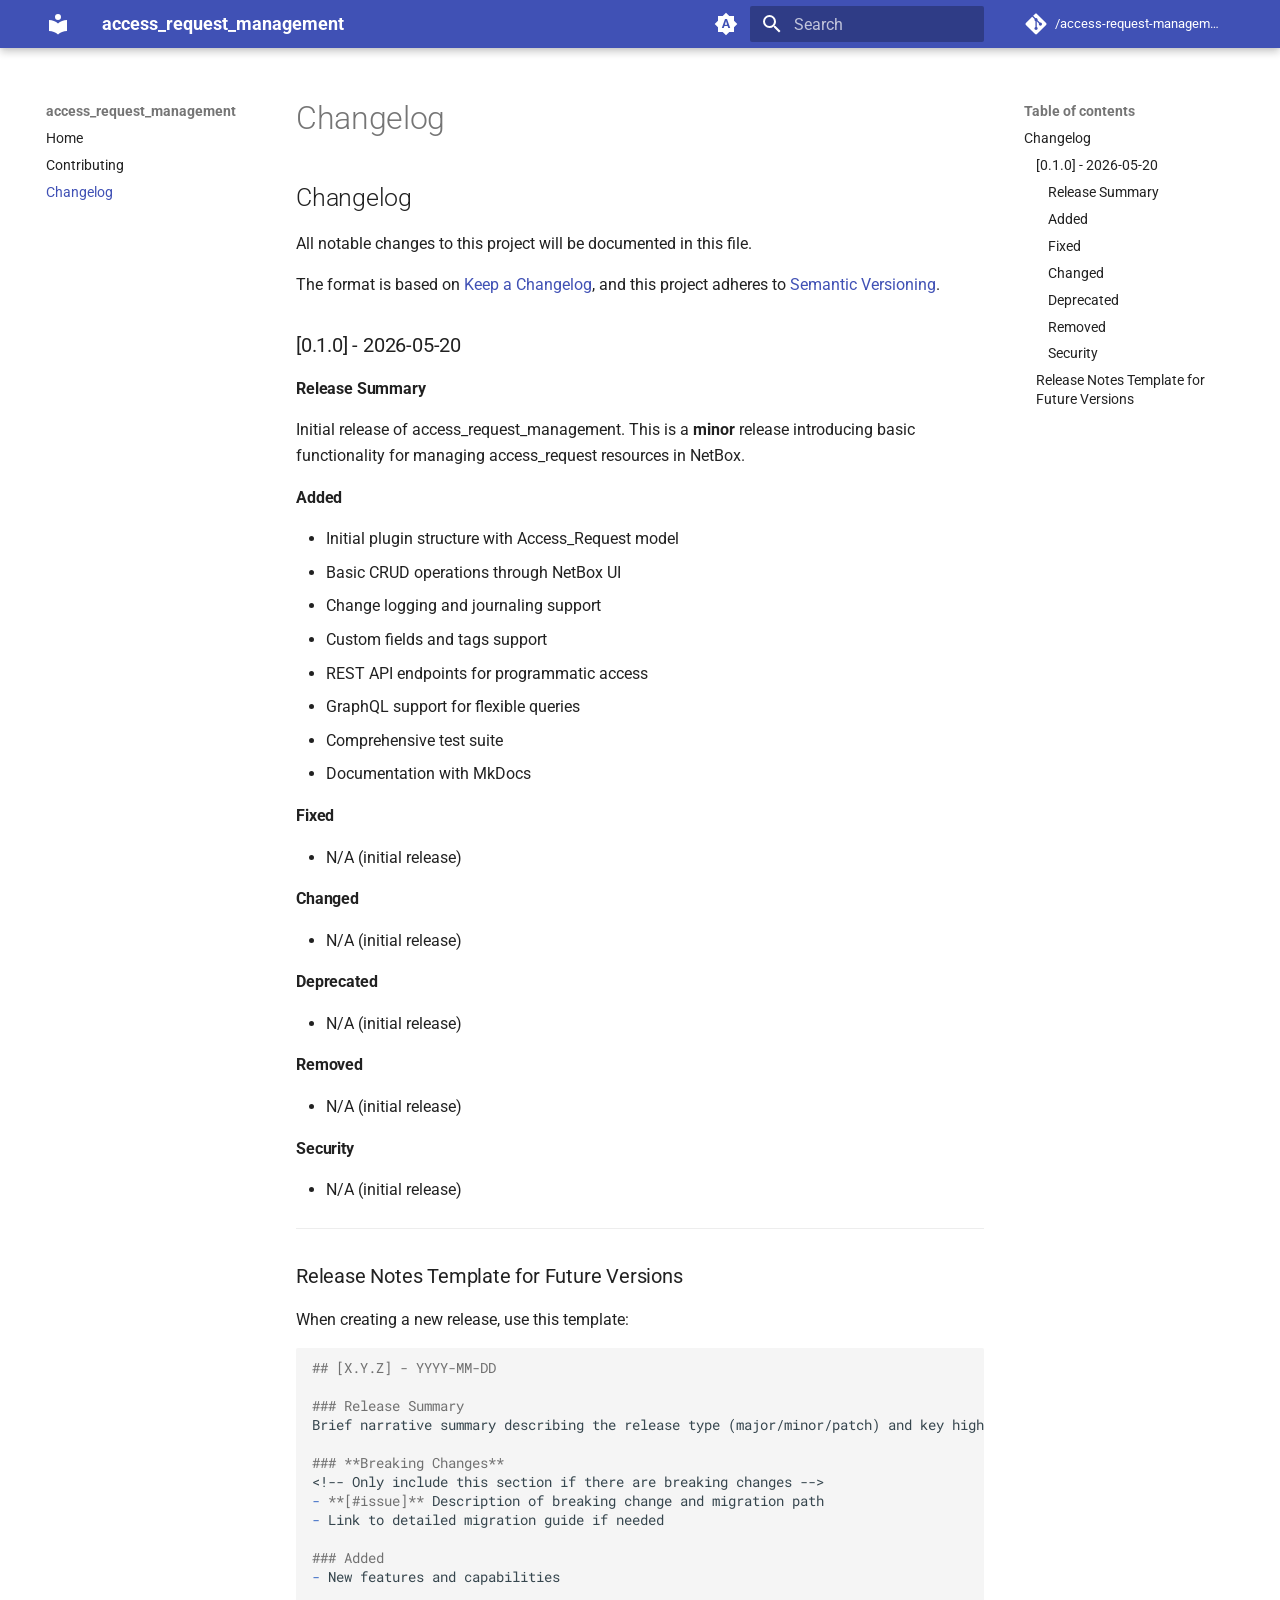
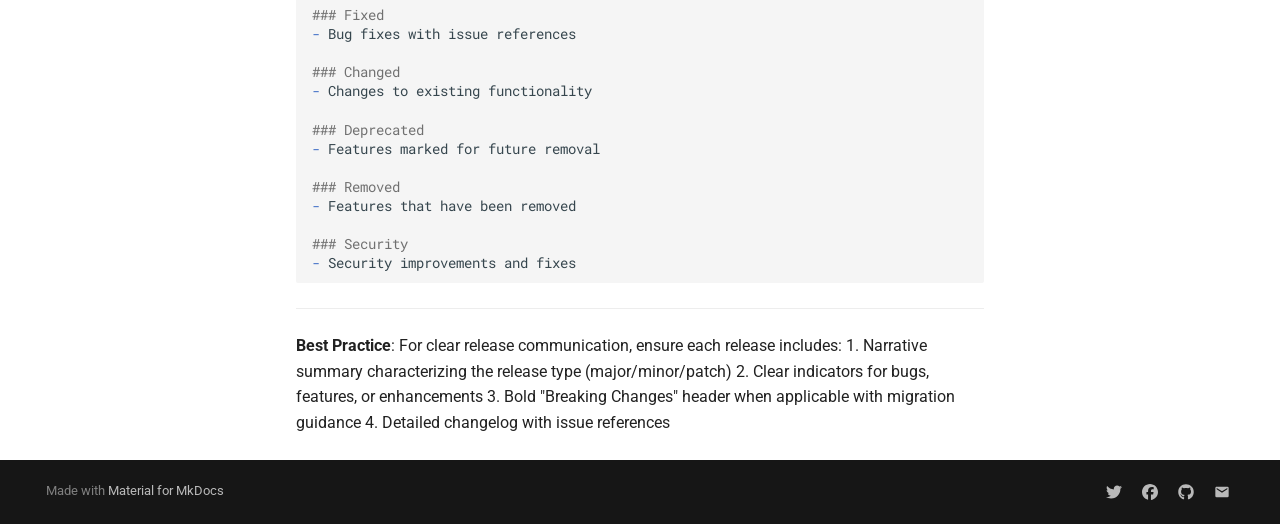
<file: changelog/index.html>
<!doctype html>
<html lang="en" class="no-js">
  <head>
    
      <meta charset="utf-8">
      <meta name="viewport" content="width=device-width,initial-scale=1">
      
      
      
        <link rel="canonical" href="https://.github.io/access-request-management/changelog/">
      
      
        <link rel="prev" href="../contributing/">
      
      
      
        
      
      
      <link rel="icon" href="../assets/images/favicon.png">
      <meta name="generator" content="mkdocs-1.6.1, mkdocs-material-9.7.6">
    
    
      
        <title>Changelog - access_request_management</title>
      
    
    
      <link rel="stylesheet" href="../assets/stylesheets/main.484c7ddc.min.css">
      
        
        <link rel="stylesheet" href="../assets/stylesheets/palette.ab4e12ef.min.css">
      
      


    
    
      
    
    
      
        
        
        <link rel="preconnect" href="https://fonts.gstatic.com" crossorigin>
        <link rel="stylesheet" href="https://fonts.googleapis.com/css?family=Roboto:300,300i,400,400i,700,700i%7CRoboto+Mono:400,400i,700,700i&display=fallback">
        <style>:root{--md-text-font:"Roboto";--md-code-font:"Roboto Mono"}</style>
      
    
    
    <script>__md_scope=new URL("..",location),__md_hash=e=>[...e].reduce(((e,_)=>(e<<5)-e+_.charCodeAt(0)),0),__md_get=(e,_=localStorage,t=__md_scope)=>JSON.parse(_.getItem(t.pathname+"."+e)),__md_set=(e,_,t=localStorage,a=__md_scope)=>{try{t.setItem(a.pathname+"."+e,JSON.stringify(_))}catch(e){}}</script>
    
      

    
    
  </head>
  
  
    
    
      
    
    
    
    
    <body dir="ltr" data-md-color-scheme="default" data-md-color-primary="indigo" data-md-color-accent="indigo">
  
    
    <input class="md-toggle" data-md-toggle="drawer" type="checkbox" id="__drawer" autocomplete="off">
    <input class="md-toggle" data-md-toggle="search" type="checkbox" id="__search" autocomplete="off">
    <label class="md-overlay" for="__drawer"></label>
    <div data-md-component="skip">
      
        
        <a href="#Changelog" class="md-skip">
          Skip to content
        </a>
      
    </div>
    <div data-md-component="announce">
      
    </div>
    
    
      

  

<header class="md-header md-header--shadow md-header--lifted" data-md-component="header">
  <nav class="md-header__inner md-grid" aria-label="Header">
    <a href=".." title="access_request_management" class="md-header__button md-logo" aria-label="access_request_management" data-md-component="logo">
      
  
  <svg xmlns="http://www.w3.org/2000/svg" viewBox="0 0 24 24"><path d="M12 8a3 3 0 0 0 3-3 3 3 0 0 0-3-3 3 3 0 0 0-3 3 3 3 0 0 0 3 3m0 3.54C9.64 9.35 6.5 8 3 8v11c3.5 0 6.64 1.35 9 3.54 2.36-2.19 5.5-3.54 9-3.54V8c-3.5 0-6.64 1.35-9 3.54"/></svg>

    </a>
    <label class="md-header__button md-icon" for="__drawer">
      
      <svg xmlns="http://www.w3.org/2000/svg" viewBox="0 0 24 24"><path d="M3 6h18v2H3zm0 5h18v2H3zm0 5h18v2H3z"/></svg>
    </label>
    <div class="md-header__title" data-md-component="header-title">
      <div class="md-header__ellipsis">
        <div class="md-header__topic">
          <span class="md-ellipsis">
            access_request_management
          </span>
        </div>
        <div class="md-header__topic" data-md-component="header-topic">
          <span class="md-ellipsis">
            
              Changelog
            
          </span>
        </div>
      </div>
    </div>
    
      
        <form class="md-header__option" data-md-component="palette">
  
    
    
    
    <input class="md-option" data-md-color-media="(prefers-color-scheme)" data-md-color-scheme="default" data-md-color-primary="indigo" data-md-color-accent="indigo"  aria-label="Switch to light mode"  type="radio" name="__palette" id="__palette_0">
    
      <label class="md-header__button md-icon" title="Switch to light mode" for="__palette_1" hidden>
        <svg xmlns="http://www.w3.org/2000/svg" viewBox="0 0 24 24"><path d="m14.3 16-.7-2h-3.2l-.7 2H7.8L11 7h2l3.2 9zM20 8.69V4h-4.69L12 .69 8.69 4H4v4.69L.69 12 4 15.31V20h4.69L12 23.31 15.31 20H20v-4.69L23.31 12zm-9.15 3.96h2.3L12 9z"/></svg>
      </label>
    
  
    
    
    
    <input class="md-option" data-md-color-media="(prefers-color-scheme: light)" data-md-color-scheme="default" data-md-color-primary="indigo" data-md-color-accent="indigo"  aria-label="Switch to dark mode"  type="radio" name="__palette" id="__palette_1">
    
      <label class="md-header__button md-icon" title="Switch to dark mode" for="__palette_2" hidden>
        <svg xmlns="http://www.w3.org/2000/svg" viewBox="0 0 24 24"><path d="M12 8a4 4 0 0 0-4 4 4 4 0 0 0 4 4 4 4 0 0 0 4-4 4 4 0 0 0-4-4m0 10a6 6 0 0 1-6-6 6 6 0 0 1 6-6 6 6 0 0 1 6 6 6 6 0 0 1-6 6m8-9.31V4h-4.69L12 .69 8.69 4H4v4.69L.69 12 4 15.31V20h4.69L12 23.31 15.31 20H20v-4.69L23.31 12z"/></svg>
      </label>
    
  
    
    
    
    <input class="md-option" data-md-color-media="(prefers-color-scheme: dark)" data-md-color-scheme="slate" data-md-color-primary="indigo" data-md-color-accent="indigo"  aria-label="Switch to system preference"  type="radio" name="__palette" id="__palette_2">
    
      <label class="md-header__button md-icon" title="Switch to system preference" for="__palette_0" hidden>
        <svg xmlns="http://www.w3.org/2000/svg" viewBox="0 0 24 24"><path d="M12 18c-.89 0-1.74-.2-2.5-.55C11.56 16.5 13 14.42 13 12s-1.44-4.5-3.5-5.45C10.26 6.2 11.11 6 12 6a6 6 0 0 1 6 6 6 6 0 0 1-6 6m8-9.31V4h-4.69L12 .69 8.69 4H4v4.69L.69 12 4 15.31V20h4.69L12 23.31 15.31 20H20v-4.69L23.31 12z"/></svg>
      </label>
    
  
</form>
      
    
    
      <script>var palette=__md_get("__palette");if(palette&&palette.color){if("(prefers-color-scheme)"===palette.color.media){var media=matchMedia("(prefers-color-scheme: light)"),input=document.querySelector(media.matches?"[data-md-color-media='(prefers-color-scheme: light)']":"[data-md-color-media='(prefers-color-scheme: dark)']");palette.color.media=input.getAttribute("data-md-color-media"),palette.color.scheme=input.getAttribute("data-md-color-scheme"),palette.color.primary=input.getAttribute("data-md-color-primary"),palette.color.accent=input.getAttribute("data-md-color-accent")}for(var[key,value]of Object.entries(palette.color))document.body.setAttribute("data-md-color-"+key,value)}</script>
    
    
    
      
      
        <label class="md-header__button md-icon" for="__search">
          
          <svg xmlns="http://www.w3.org/2000/svg" viewBox="0 0 24 24"><path d="M9.5 3A6.5 6.5 0 0 1 16 9.5c0 1.61-.59 3.09-1.56 4.23l.27.27h.79l5 5-1.5 1.5-5-5v-.79l-.27-.27A6.52 6.52 0 0 1 9.5 16 6.5 6.5 0 0 1 3 9.5 6.5 6.5 0 0 1 9.5 3m0 2C7 5 5 7 5 9.5S7 14 9.5 14 14 12 14 9.5 12 5 9.5 5"/></svg>
        </label>
        <div class="md-search" data-md-component="search" role="dialog">
  <label class="md-search__overlay" for="__search"></label>
  <div class="md-search__inner" role="search">
    <form class="md-search__form" name="search">
      <input type="text" class="md-search__input" name="query" aria-label="Search" placeholder="Search" autocapitalize="off" autocorrect="off" autocomplete="off" spellcheck="false" data-md-component="search-query" required>
      <label class="md-search__icon md-icon" for="__search">
        
        <svg xmlns="http://www.w3.org/2000/svg" viewBox="0 0 24 24"><path d="M9.5 3A6.5 6.5 0 0 1 16 9.5c0 1.61-.59 3.09-1.56 4.23l.27.27h.79l5 5-1.5 1.5-5-5v-.79l-.27-.27A6.52 6.52 0 0 1 9.5 16 6.5 6.5 0 0 1 3 9.5 6.5 6.5 0 0 1 9.5 3m0 2C7 5 5 7 5 9.5S7 14 9.5 14 14 12 14 9.5 12 5 9.5 5"/></svg>
        
        <svg xmlns="http://www.w3.org/2000/svg" viewBox="0 0 24 24"><path d="M20 11v2H8l5.5 5.5-1.42 1.42L4.16 12l7.92-7.92L13.5 5.5 8 11z"/></svg>
      </label>
      <nav class="md-search__options" aria-label="Search">
        
        <button type="reset" class="md-search__icon md-icon" title="Clear" aria-label="Clear" tabindex="-1">
          
          <svg xmlns="http://www.w3.org/2000/svg" viewBox="0 0 24 24"><path d="M19 6.41 17.59 5 12 10.59 6.41 5 5 6.41 10.59 12 5 17.59 6.41 19 12 13.41 17.59 19 19 17.59 13.41 12z"/></svg>
        </button>
      </nav>
      
    </form>
    <div class="md-search__output">
      <div class="md-search__scrollwrap" tabindex="0" data-md-scrollfix>
        <div class="md-search-result" data-md-component="search-result">
          <div class="md-search-result__meta">
            Initializing search
          </div>
          <ol class="md-search-result__list" role="presentation"></ol>
        </div>
      </div>
    </div>
  </div>
</div>
      
    
    
      <div class="md-header__source">
        <a href="https://github.com//access-request-management" title="Go to repository" class="md-source" data-md-component="source">
  <div class="md-source__icon md-icon">
    
    <svg xmlns="http://www.w3.org/2000/svg" viewBox="0 0 448 512"><!--! Font Awesome Free 7.1.0 by @fontawesome - https://fontawesome.com License - https://fontawesome.com/license/free (Icons: CC BY 4.0, Fonts: SIL OFL 1.1, Code: MIT License) Copyright 2025 Fonticons, Inc.--><path d="M439.6 236.1 244 40.5c-5.4-5.5-12.8-8.5-20.4-8.5s-15 3-20.4 8.4L162.5 81l51.5 51.5c27.1-9.1 52.7 16.8 43.4 43.7l49.7 49.7c34.2-11.8 61.2 31 35.5 56.7-26.5 26.5-70.2-2.9-56-37.3L240.3 199v121.9c25.3 12.5 22.3 41.8 9.1 55-6.4 6.4-15.2 10.1-24.3 10.1s-17.8-3.6-24.3-10.1c-17.6-17.6-11.1-46.9 11.2-56v-123c-20.8-8.5-24.6-30.7-18.6-45L142.6 101 8.5 235.1C3 240.6 0 247.9 0 255.5s3 15 8.5 20.4l195.6 195.7c5.4 5.4 12.7 8.4 20.4 8.4s15-3 20.4-8.4l194.7-194.7c5.4-5.4 8.4-12.8 8.4-20.4s-3-15-8.4-20.4"/></svg>
  </div>
  <div class="md-source__repository">
    /access-request-management
  </div>
</a>
      </div>
    
  </nav>
  
    
  
</header>
    
    <div class="md-container" data-md-component="container">
      
      
        
      
      <main class="md-main" data-md-component="main">
        <div class="md-main__inner md-grid">
          
            
              
              <div class="md-sidebar md-sidebar--primary" data-md-component="sidebar" data-md-type="navigation" >
                <div class="md-sidebar__scrollwrap">
                  <div class="md-sidebar__inner">
                    



<nav class="md-nav md-nav--primary" aria-label="Navigation" data-md-level="0">
  <label class="md-nav__title" for="__drawer">
    <a href=".." title="access_request_management" class="md-nav__button md-logo" aria-label="access_request_management" data-md-component="logo">
      
  
  <svg xmlns="http://www.w3.org/2000/svg" viewBox="0 0 24 24"><path d="M12 8a3 3 0 0 0 3-3 3 3 0 0 0-3-3 3 3 0 0 0-3 3 3 3 0 0 0 3 3m0 3.54C9.64 9.35 6.5 8 3 8v11c3.5 0 6.64 1.35 9 3.54 2.36-2.19 5.5-3.54 9-3.54V8c-3.5 0-6.64 1.35-9 3.54"/></svg>

    </a>
    access_request_management
  </label>
  
    <div class="md-nav__source">
      <a href="https://github.com//access-request-management" title="Go to repository" class="md-source" data-md-component="source">
  <div class="md-source__icon md-icon">
    
    <svg xmlns="http://www.w3.org/2000/svg" viewBox="0 0 448 512"><!--! Font Awesome Free 7.1.0 by @fontawesome - https://fontawesome.com License - https://fontawesome.com/license/free (Icons: CC BY 4.0, Fonts: SIL OFL 1.1, Code: MIT License) Copyright 2025 Fonticons, Inc.--><path d="M439.6 236.1 244 40.5c-5.4-5.5-12.8-8.5-20.4-8.5s-15 3-20.4 8.4L162.5 81l51.5 51.5c27.1-9.1 52.7 16.8 43.4 43.7l49.7 49.7c34.2-11.8 61.2 31 35.5 56.7-26.5 26.5-70.2-2.9-56-37.3L240.3 199v121.9c25.3 12.5 22.3 41.8 9.1 55-6.4 6.4-15.2 10.1-24.3 10.1s-17.8-3.6-24.3-10.1c-17.6-17.6-11.1-46.9 11.2-56v-123c-20.8-8.5-24.6-30.7-18.6-45L142.6 101 8.5 235.1C3 240.6 0 247.9 0 255.5s3 15 8.5 20.4l195.6 195.7c5.4 5.4 12.7 8.4 20.4 8.4s15-3 20.4-8.4l194.7-194.7c5.4-5.4 8.4-12.8 8.4-20.4s-3-15-8.4-20.4"/></svg>
  </div>
  <div class="md-source__repository">
    /access-request-management
  </div>
</a>
    </div>
  
  <ul class="md-nav__list" data-md-scrollfix>
    
      
      
  
  
  
  
    <li class="md-nav__item">
      <a href=".." class="md-nav__link">
        
  
  
  <span class="md-ellipsis">
    
  
    Home
  

    
  </span>
  
  

      </a>
    </li>
  

    
      
      
  
  
  
  
    <li class="md-nav__item">
      <a href="../contributing/" class="md-nav__link">
        
  
  
  <span class="md-ellipsis">
    
  
    Contributing
  

    
  </span>
  
  

      </a>
    </li>
  

    
      
      
  
  
    
  
  
  
    <li class="md-nav__item md-nav__item--active">
      
      <input class="md-nav__toggle md-toggle" type="checkbox" id="__toc">
      
      
      
        <label class="md-nav__link md-nav__link--active" for="__toc">
          
  
  
  <span class="md-ellipsis">
    
  
    Changelog
  

    
  </span>
  
  

          <span class="md-nav__icon md-icon"></span>
        </label>
      
      <a href="./" class="md-nav__link md-nav__link--active">
        
  
  
  <span class="md-ellipsis">
    
  
    Changelog
  

    
  </span>
  
  

      </a>
      
        

<nav class="md-nav md-nav--secondary" aria-label="Table of contents">
  
  
  
  
    <label class="md-nav__title" for="__toc">
      <span class="md-nav__icon md-icon"></span>
      Table of contents
    </label>
    <ul class="md-nav__list" data-md-component="toc" data-md-scrollfix>
      
        <li class="md-nav__item">
  <a href="#Changelog" class="md-nav__link">
    <span class="md-ellipsis">
      
        Changelog
      
    </span>
  </a>
  
    <nav class="md-nav" aria-label="Changelog">
      <ul class="md-nav__list">
        
          <li class="md-nav__item">
  <a href="#010---2026-05-20" class="md-nav__link">
    <span class="md-ellipsis">
      
        [0.1.0] - 2026-05-20
      
    </span>
  </a>
  
    <nav class="md-nav" aria-label="[0.1.0] - 2026-05-20">
      <ul class="md-nav__list">
        
          <li class="md-nav__item">
  <a href="#Release-Summary" class="md-nav__link">
    <span class="md-ellipsis">
      
        Release Summary
      
    </span>
  </a>
  
</li>
        
          <li class="md-nav__item">
  <a href="#Added" class="md-nav__link">
    <span class="md-ellipsis">
      
        Added
      
    </span>
  </a>
  
</li>
        
          <li class="md-nav__item">
  <a href="#Fixed" class="md-nav__link">
    <span class="md-ellipsis">
      
        Fixed
      
    </span>
  </a>
  
</li>
        
          <li class="md-nav__item">
  <a href="#Changed" class="md-nav__link">
    <span class="md-ellipsis">
      
        Changed
      
    </span>
  </a>
  
</li>
        
          <li class="md-nav__item">
  <a href="#Deprecated" class="md-nav__link">
    <span class="md-ellipsis">
      
        Deprecated
      
    </span>
  </a>
  
</li>
        
          <li class="md-nav__item">
  <a href="#Removed" class="md-nav__link">
    <span class="md-ellipsis">
      
        Removed
      
    </span>
  </a>
  
</li>
        
          <li class="md-nav__item">
  <a href="#Security" class="md-nav__link">
    <span class="md-ellipsis">
      
        Security
      
    </span>
  </a>
  
</li>
        
      </ul>
    </nav>
  
</li>
        
          <li class="md-nav__item">
  <a href="#Release-Notes-Template-for-Future-Versions" class="md-nav__link">
    <span class="md-ellipsis">
      
        Release Notes Template for Future Versions
      
    </span>
  </a>
  
</li>
        
      </ul>
    </nav>
  
</li>
      
    </ul>
  
</nav>
      
    </li>
  

    
  </ul>
</nav>
                  </div>
                </div>
              </div>
            
            
              
              <div class="md-sidebar md-sidebar--secondary" data-md-component="sidebar" data-md-type="toc" >
                <div class="md-sidebar__scrollwrap">
                  <div class="md-sidebar__inner">
                    

<nav class="md-nav md-nav--secondary" aria-label="Table of contents">
  
  
  
  
    <label class="md-nav__title" for="__toc">
      <span class="md-nav__icon md-icon"></span>
      Table of contents
    </label>
    <ul class="md-nav__list" data-md-component="toc" data-md-scrollfix>
      
        <li class="md-nav__item">
  <a href="#Changelog" class="md-nav__link">
    <span class="md-ellipsis">
      
        Changelog
      
    </span>
  </a>
  
    <nav class="md-nav" aria-label="Changelog">
      <ul class="md-nav__list">
        
          <li class="md-nav__item">
  <a href="#010---2026-05-20" class="md-nav__link">
    <span class="md-ellipsis">
      
        [0.1.0] - 2026-05-20
      
    </span>
  </a>
  
    <nav class="md-nav" aria-label="[0.1.0] - 2026-05-20">
      <ul class="md-nav__list">
        
          <li class="md-nav__item">
  <a href="#Release-Summary" class="md-nav__link">
    <span class="md-ellipsis">
      
        Release Summary
      
    </span>
  </a>
  
</li>
        
          <li class="md-nav__item">
  <a href="#Added" class="md-nav__link">
    <span class="md-ellipsis">
      
        Added
      
    </span>
  </a>
  
</li>
        
          <li class="md-nav__item">
  <a href="#Fixed" class="md-nav__link">
    <span class="md-ellipsis">
      
        Fixed
      
    </span>
  </a>
  
</li>
        
          <li class="md-nav__item">
  <a href="#Changed" class="md-nav__link">
    <span class="md-ellipsis">
      
        Changed
      
    </span>
  </a>
  
</li>
        
          <li class="md-nav__item">
  <a href="#Deprecated" class="md-nav__link">
    <span class="md-ellipsis">
      
        Deprecated
      
    </span>
  </a>
  
</li>
        
          <li class="md-nav__item">
  <a href="#Removed" class="md-nav__link">
    <span class="md-ellipsis">
      
        Removed
      
    </span>
  </a>
  
</li>
        
          <li class="md-nav__item">
  <a href="#Security" class="md-nav__link">
    <span class="md-ellipsis">
      
        Security
      
    </span>
  </a>
  
</li>
        
      </ul>
    </nav>
  
</li>
        
          <li class="md-nav__item">
  <a href="#Release-Notes-Template-for-Future-Versions" class="md-nav__link">
    <span class="md-ellipsis">
      
        Release Notes Template for Future Versions
      
    </span>
  </a>
  
</li>
        
      </ul>
    </nav>
  
</li>
      
    </ul>
  
</nav>
                  </div>
                </div>
              </div>
            
          
          
            <div class="md-content" data-md-component="content">
              
              <article class="md-content__inner md-typeset">
                
                  


  
  


  <h1>Changelog</h1>

<h2 id="Changelog">Changelog<a class="headerlink" href="#Changelog" title="Permanent link">&para;</a></h2>
<p>All notable changes to this project will be documented in this file.</p>
<p>The format is based on <a href="https://keepachangelog.com/en/1.0.0/">Keep a Changelog</a>,
and this project adheres to <a href="https://semver.org/spec/v2.0.0.html">Semantic Versioning</a>.</p>
<h3 id="010---2026-05-20">[0.1.0] - 2026-05-20<a class="headerlink" href="#010---2026-05-20" title="Permanent link">&para;</a></h3>
<h4 id="Release-Summary">Release Summary<a class="headerlink" href="#Release-Summary" title="Permanent link">&para;</a></h4>
<p>Initial release of access_request_management. This is a <strong>minor</strong> release introducing basic functionality for managing access_request resources in NetBox.</p>
<h4 id="Added">Added<a class="headerlink" href="#Added" title="Permanent link">&para;</a></h4>
<ul>
<li>Initial plugin structure with Access_Request model</li>
<li>Basic CRUD operations through NetBox UI</li>
<li>Change logging and journaling support</li>
<li>Custom fields and tags support</li>
<li>REST API endpoints for programmatic access</li>
<li>GraphQL support for flexible queries</li>
<li>Comprehensive test suite</li>
<li>Documentation with MkDocs</li>
</ul>
<h4 id="Fixed">Fixed<a class="headerlink" href="#Fixed" title="Permanent link">&para;</a></h4>
<ul>
<li>N/A (initial release)</li>
</ul>
<h4 id="Changed">Changed<a class="headerlink" href="#Changed" title="Permanent link">&para;</a></h4>
<ul>
<li>N/A (initial release)</li>
</ul>
<h4 id="Deprecated">Deprecated<a class="headerlink" href="#Deprecated" title="Permanent link">&para;</a></h4>
<ul>
<li>N/A (initial release)</li>
</ul>
<h4 id="Removed">Removed<a class="headerlink" href="#Removed" title="Permanent link">&para;</a></h4>
<ul>
<li>N/A (initial release)</li>
</ul>
<h4 id="Security">Security<a class="headerlink" href="#Security" title="Permanent link">&para;</a></h4>
<ul>
<li>N/A (initial release)</li>
</ul>
<hr />
<h3 id="Release-Notes-Template-for-Future-Versions">Release Notes Template for Future Versions<a class="headerlink" href="#Release-Notes-Template-for-Future-Versions" title="Permanent link">&para;</a></h3>
<p>When creating a new release, use this template:</p>
<div class="highlight"><pre><span></span><code><span class="gu">## [X.Y.Z] - YYYY-MM-DD</span>

<span class="gu">### Release Summary</span>
Brief narrative summary describing the release type (major/minor/patch) and key highlights.

<span class="gu">### **Breaking Changes**</span>
&lt;!-- Only include this section if there are breaking changes --&gt;
<span class="k">-</span><span class="w"> </span><span class="gs">**[#issue]**</span> Description of breaking change and migration path
<span class="k">-</span><span class="w"> </span>Link to detailed migration guide if needed

<span class="gu">### Added</span>
<span class="k">-</span><span class="w"> </span>New features and capabilities

<span class="gu">### Fixed</span>
<span class="k">-</span><span class="w"> </span>Bug fixes with issue references

<span class="gu">### Changed</span>
<span class="k">-</span><span class="w"> </span>Changes to existing functionality

<span class="gu">### Deprecated</span>
<span class="k">-</span><span class="w"> </span>Features marked for future removal

<span class="gu">### Removed</span>
<span class="k">-</span><span class="w"> </span>Features that have been removed

<span class="gu">### Security</span>
<span class="k">-</span><span class="w"> </span>Security improvements and fixes
</code></pre></div>
<hr />
<p><strong>Best Practice</strong>: For clear release communication, ensure each release includes:
1. Narrative summary characterizing the release type (major/minor/patch)
2. Clear indicators for bugs, features, or enhancements
3. Bold "Breaking Changes" header when applicable with migration guidance
4. Detailed changelog with issue references</p>












                
              </article>
            </div>
          
          
<script>var target=document.getElementById(location.hash.slice(1));target&&target.name&&(target.checked=target.name.startsWith("__tabbed_"))</script>
        </div>
        
      </main>
      
        <footer class="md-footer">
  
  <div class="md-footer-meta md-typeset">
    <div class="md-footer-meta__inner md-grid">
      <div class="md-copyright">
  
  
    Made with
    <a href="https://squidfunk.github.io/mkdocs-material/" target="_blank" rel="noopener">
      Material for MkDocs
    </a>
  
</div>
      
        
<div class="md-social">
  
    
    
    
    
    <a href="https://github.com/netbox-community/cookiecutter-netbox-plugin" target="_blank" rel="noopener" title="Tweet" class="md-social__link">
      <svg xmlns="http://www.w3.org/2000/svg" viewBox="0 0 512 512"><!--! Font Awesome Free 7.1.0 by @fontawesome - https://fontawesome.com License - https://fontawesome.com/license/free (Icons: CC BY 4.0, Fonts: SIL OFL 1.1, Code: MIT License) Copyright 2025 Fonticons, Inc.--><path d="M459.4 151.7c.3 4.5.3 9.1.3 13.6 0 138.7-105.6 298.6-298.6 298.6-59.5 0-114.7-17.2-161.1-47.1 8.4 1 16.6 1.3 25.3 1.3 49.1 0 94.2-16.6 130.3-44.8-46.1-1-84.8-31.2-98.1-72.8 6.5 1 13 1.6 19.8 1.6 9.4 0 18.8-1.3 27.6-3.6-48.1-9.7-84.1-52-84.1-103v-1.3c14 7.8 30.2 12.7 47.4 13.3-28.3-18.8-46.8-51-46.8-87.4 0-19.5 5.2-37.4 14.3-53C87.4 130.8 165 172.4 252.1 176.9c-1.6-7.8-2.6-15.9-2.6-24C249.5 95.1 296.3 48 354.4 48c30.2 0 57.5 12.7 76.7 33.1 23.7-4.5 46.5-13.3 66.6-25.3-7.8 24.4-24.4 44.8-46.1 57.8 21.1-2.3 41.6-8.1 60.4-16.2-14.3 20.8-32.2 39.3-52.6 54.3"/></svg>
    </a>
  
    
    
    
    
    <a href="https://github.com/netbox-community/cookiecutter-netbox-plugin" target="_blank" rel="noopener" title="Facebook" class="md-social__link">
      <svg xmlns="http://www.w3.org/2000/svg" viewBox="0 0 512 512"><!--! Font Awesome Free 7.1.0 by @fontawesome - https://fontawesome.com License - https://fontawesome.com/license/free (Icons: CC BY 4.0, Fonts: SIL OFL 1.1, Code: MIT License) Copyright 2025 Fonticons, Inc.--><path d="M512 256C512 114.6 397.4 0 256 0S0 114.6 0 256c0 120 82.7 220.8 194.2 248.5V334.2h-52.8V256h52.8v-33.7c0-87.1 39.4-127.5 125-127.5 16.2 0 44.2 3.2 55.7 6.4V172c-6-.6-16.5-1-29.6-1-42 0-58.2 15.9-58.2 57.2V256h83.6l-14.4 78.2H287v175.9C413.8 494.8 512 386.9 512 256"/></svg>
    </a>
  
    
    
    
    
    <a href="https://github.com//access-request-management" target="_blank" rel="noopener" title="Github" class="md-social__link">
      <svg xmlns="http://www.w3.org/2000/svg" viewBox="0 0 512 512"><!--! Font Awesome Free 7.1.0 by @fontawesome - https://fontawesome.com License - https://fontawesome.com/license/free (Icons: CC BY 4.0, Fonts: SIL OFL 1.1, Code: MIT License) Copyright 2025 Fonticons, Inc.--><path d="M173.9 397.4c0 2-2.3 3.6-5.2 3.6-3.3.3-5.6-1.3-5.6-3.6 0-2 2.3-3.6 5.2-3.6 3-.3 5.6 1.3 5.6 3.6m-31.1-4.5c-.7 2 1.3 4.3 4.3 4.9 2.6 1 5.6 0 6.2-2s-1.3-4.3-4.3-5.2c-2.6-.7-5.5.3-6.2 2.3m44.2-1.7c-2.9.7-4.9 2.6-4.6 4.9.3 2 2.9 3.3 5.9 2.6 2.9-.7 4.9-2.6 4.6-4.6-.3-1.9-3-3.2-5.9-2.9M252.8 8C114.1 8 8 113.3 8 252c0 110.9 69.8 205.8 169.5 239.2 12.8 2.3 17.3-5.6 17.3-12.1 0-6.2-.3-40.4-.3-61.4 0 0-70 15-84.7-29.8 0 0-11.4-29.1-27.8-36.6 0 0-22.9-15.7 1.6-15.4 0 0 24.9 2 38.6 25.8 21.9 38.6 58.6 27.5 72.9 20.9 2.3-16 8.8-27.1 16-33.7-55.9-6.2-112.3-14.3-112.3-110.5 0-27.5 7.6-41.3 23.6-58.9-2.6-6.5-11.1-33.3 2.6-67.9 20.9-6.5 69 27 69 27 20-5.6 41.5-8.5 62.8-8.5s42.8 2.9 62.8 8.5c0 0 48.1-33.6 69-27 13.7 34.7 5.2 61.4 2.6 67.9 16 17.7 25.8 31.5 25.8 58.9 0 96.5-58.9 104.2-114.8 110.5 9.2 7.9 17 22.9 17 46.4 0 33.7-.3 75.4-.3 83.6 0 6.5 4.6 14.4 17.3 12.1C436.2 457.8 504 362.9 504 252 504 113.3 391.5 8 252.8 8M105.2 352.9c-1.3 1-1 3.3.7 5.2 1.6 1.6 3.9 2.3 5.2 1 1.3-1 1-3.3-.7-5.2-1.6-1.6-3.9-2.3-5.2-1m-10.8-8.1c-.7 1.3.3 2.9 2.3 3.9 1.6 1 3.6.7 4.3-.7.7-1.3-.3-2.9-2.3-3.9-2-.6-3.6-.3-4.3.7m32.4 35.6c-1.6 1.3-1 4.3 1.3 6.2 2.3 2.3 5.2 2.6 6.5 1 1.3-1.3.7-4.3-1.3-6.2-2.2-2.3-5.2-2.6-6.5-1m-11.4-14.7c-1.6 1-1.6 3.6 0 5.9s4.3 3.3 5.6 2.3c1.6-1.3 1.6-3.9 0-6.2-1.4-2.3-4-3.3-5.6-2"/></svg>
    </a>
  
    
    
    
    
    <a href="mailto:nguyenkhoa14022002@gmail.com" target="_blank" rel="noopener" title="" class="md-social__link">
      <svg xmlns="http://www.w3.org/2000/svg" viewBox="0 0 24 24"><path d="m20 8-8 5-8-5V6l8 5 8-5m0-2H4c-1.11 0-2 .89-2 2v12a2 2 0 0 0 2 2h16a2 2 0 0 0 2-2V6a2 2 0 0 0-2-2"/></svg>
    </a>
  
</div>
      
    </div>
  </div>
</footer>
      
    </div>
    <div class="md-dialog" data-md-component="dialog">
      <div class="md-dialog__inner md-typeset"></div>
    </div>
    
    
    
      
      
      <script id="__config" type="application/json">{"annotate": null, "base": "..", "features": ["navigation.indexes", "navigation.instant", "navigation.tabs.sticky"], "search": "../assets/javascripts/workers/search.2c215733.min.js", "tags": null, "translations": {"clipboard.copied": "Copied to clipboard", "clipboard.copy": "Copy to clipboard", "search.result.more.one": "1 more on this page", "search.result.more.other": "# more on this page", "search.result.none": "No matching documents", "search.result.one": "1 matching document", "search.result.other": "# matching documents", "search.result.placeholder": "Type to start searching", "search.result.term.missing": "Missing", "select.version": "Select version"}, "version": null}</script>
    
    
      <script src="../assets/javascripts/bundle.79ae519e.min.js"></script>
      
    
  </body>
</html>
</file>
<file: assets/stylesheets/main.484c7ddc.min.css>
@charset "UTF-8";html{-webkit-text-size-adjust:none;-moz-text-size-adjust:none;text-size-adjust:none;box-sizing:border-box}*,:after,:before{box-sizing:inherit}@media (prefers-reduced-motion){*,:after,:before{transition:none!important}}body{margin:0}a,button,input,label{-webkit-tap-highlight-color:transparent}a{color:inherit;text-decoration:none}hr{border:0;box-sizing:initial;display:block;height:.05rem;overflow:visible;padding:0}small{font-size:80%}sub,sup{line-height:1em}img{border-style:none}table{border-collapse:initial;border-spacing:0}td,th{font-weight:400;vertical-align:top}button{background:#0000;border:0;font-family:inherit;font-size:inherit;margin:0;padding:0}input{border:0;outline:none}:root{--md-primary-fg-color:#4051b5;--md-primary-fg-color--light:#5d6cc0;--md-primary-fg-color--dark:#303fa1;--md-primary-bg-color:#fff;--md-primary-bg-color--light:#ffffffb3;--md-accent-fg-color:#526cfe;--md-accent-fg-color--transparent:#526cfe1a;--md-accent-bg-color:#fff;--md-accent-bg-color--light:#ffffffb3}[data-md-color-scheme=default]{color-scheme:light}[data-md-color-scheme=default] img[src$="#gh-dark-mode-only"],[data-md-color-scheme=default] img[src$="#only-dark"]{display:none}:root,[data-md-color-scheme=default]{--md-hue:225deg;--md-default-fg-color:#000000de;--md-default-fg-color--light:#0000008a;--md-default-fg-color--lighter:#00000052;--md-default-fg-color--lightest:#00000012;--md-default-bg-color:#fff;--md-default-bg-color--light:#ffffffb3;--md-default-bg-color--lighter:#ffffff4d;--md-default-bg-color--lightest:#ffffff1f;--md-code-fg-color:#36464e;--md-code-bg-color:#f5f5f5;--md-code-bg-color--light:#f5f5f5b3;--md-code-bg-color--lighter:#f5f5f54d;--md-code-hl-color:#4287ff;--md-code-hl-color--light:#4287ff1a;--md-code-hl-number-color:#d52a2a;--md-code-hl-special-color:#db1457;--md-code-hl-function-color:#a846b9;--md-code-hl-constant-color:#6e59d9;--md-code-hl-keyword-color:#3f6ec6;--md-code-hl-string-color:#1c7d4d;--md-code-hl-name-color:var(--md-code-fg-color);--md-code-hl-operator-color:var(--md-default-fg-color--light);--md-code-hl-punctuation-color:var(--md-default-fg-color--light);--md-code-hl-comment-color:var(--md-default-fg-color--light);--md-code-hl-generic-color:var(--md-default-fg-color--light);--md-code-hl-variable-color:var(--md-default-fg-color--light);--md-typeset-color:var(--md-default-fg-color);--md-typeset-a-color:var(--md-primary-fg-color);--md-typeset-del-color:#f5503d26;--md-typeset-ins-color:#0bd57026;--md-typeset-kbd-color:#fafafa;--md-typeset-kbd-accent-color:#fff;--md-typeset-kbd-border-color:#b8b8b8;--md-typeset-mark-color:#ffff0080;--md-typeset-table-color:#0000001f;--md-typeset-table-color--light:rgba(0,0,0,.035);--md-admonition-fg-color:var(--md-default-fg-color);--md-admonition-bg-color:var(--md-default-bg-color);--md-warning-fg-color:#000000de;--md-warning-bg-color:#ff9;--md-footer-fg-color:#fff;--md-footer-fg-color--light:#ffffffb3;--md-footer-fg-color--lighter:#ffffff73;--md-footer-bg-color:#000000de;--md-footer-bg-color--dark:#00000052;--md-shadow-z1:0 0.2rem 0.5rem #0000000d,0 0 0.05rem #0000001a;--md-shadow-z2:0 0.2rem 0.5rem #0000001a,0 0 0.05rem #00000040;--md-shadow-z3:0 0.2rem 0.5rem #0003,0 0 0.05rem #00000059}.md-icon svg{fill:currentcolor;display:block;height:1.2rem;width:1.2rem}body{-webkit-font-smoothing:antialiased;-moz-osx-font-smoothing:grayscale;--md-text-font-family:var(--md-text-font,_),-apple-system,BlinkMacSystemFont,Helvetica,Arial,sans-serif;--md-code-font-family:var(--md-code-font,_),SFMono-Regular,Consolas,Menlo,monospace}aside,body,input{font-feature-settings:"kern","liga";color:var(--md-typeset-color);font-family:var(--md-text-font-family)}code,kbd,pre{font-feature-settings:"kern";font-family:var(--md-code-font-family)}:root{--md-typeset-table-sort-icon:url('data:image/svg+xml;charset=utf-8,<svg xmlns="http://www.w3.org/2000/svg" viewBox="0 0 24 24"><path d="m18 21-4-4h3V7h-3l4-4 4 4h-3v10h3M2 19v-2h10v2M2 13v-2h7v2M2 7V5h4v2z"/></svg>');--md-typeset-table-sort-icon--asc:url('data:image/svg+xml;charset=utf-8,<svg xmlns="http://www.w3.org/2000/svg" viewBox="0 0 24 24"><path d="M19 17h3l-4 4-4-4h3V3h2M2 17h10v2H2M6 5v2H2V5m0 6h7v2H2z"/></svg>');--md-typeset-table-sort-icon--desc:url('data:image/svg+xml;charset=utf-8,<svg xmlns="http://www.w3.org/2000/svg" viewBox="0 0 24 24"><path d="M19 7h3l-4-4-4 4h3v14h2M2 17h10v2H2M6 5v2H2V5m0 6h7v2H2z"/></svg>')}.md-typeset{-webkit-print-color-adjust:exact;color-adjust:exact;font-size:.8rem;line-height:1.6;overflow-wrap:break-word}@media print{.md-typeset{font-size:.68rem}}.md-typeset blockquote,.md-typeset dl,.md-typeset figure,.md-typeset ol,.md-typeset pre,.md-typeset ul{margin-bottom:1em;margin-top:1em}.md-typeset h1{color:var(--md-default-fg-color--light);font-size:2em;line-height:1.3;margin:0 0 1.25em}.md-typeset h1,.md-typeset h2{font-weight:300;letter-spacing:-.01em}.md-typeset h2{font-size:1.5625em;line-height:1.4;margin:1.6em 0 .64em}.md-typeset h3{font-size:1.25em;font-weight:400;letter-spacing:-.01em;line-height:1.5;margin:1.6em 0 .8em}.md-typeset h2+h3{margin-top:.8em}.md-typeset h4{font-weight:700;letter-spacing:-.01em;margin:1em 0}.md-typeset h5,.md-typeset h6{color:var(--md-default-fg-color--light);font-size:.8em;font-weight:700;letter-spacing:-.01em;margin:1.25em 0}.md-typeset h5{text-transform:uppercase}.md-typeset h5 code{text-transform:none}.md-typeset hr{border-bottom:.05rem solid var(--md-default-fg-color--lightest);display:flow-root;margin:1.5em 0}.md-typeset a{color:var(--md-typeset-a-color);word-break:break-word}.md-typeset a,.md-typeset a:before{transition:color 125ms}.md-typeset a:focus,.md-typeset a:hover{color:var(--md-accent-fg-color)}.md-typeset a:focus code,.md-typeset a:hover code{background-color:var(--md-accent-fg-color--transparent);color:var(--md-accent-fg-color)}.md-typeset a code{color:var(--md-typeset-a-color)}.md-typeset a.focus-visible{outline-color:var(--md-accent-fg-color);outline-offset:.2rem}.md-typeset code,.md-typeset kbd,.md-typeset pre{color:var(--md-code-fg-color);direction:ltr;font-variant-ligatures:none;transition:background-color 125ms}@media print{.md-typeset code,.md-typeset kbd,.md-typeset pre{white-space:pre-wrap}}.md-typeset code{background-color:var(--md-code-bg-color);border-radius:.1rem;-webkit-box-decoration-break:clone;box-decoration-break:clone;font-size:.85em;padding:0 .2941176471em;transition:color 125ms,background-color 125ms;word-break:break-word}.md-typeset code:not(.focus-visible){-webkit-tap-highlight-color:transparent;outline:none}.md-typeset pre{display:flow-root;line-height:1.4;position:relative}.md-typeset pre>code{-webkit-box-decoration-break:slice;box-decoration-break:slice;box-shadow:none;display:block;margin:0;outline-color:var(--md-accent-fg-color);overflow:auto;padding:.7720588235em 1.1764705882em;scrollbar-color:var(--md-default-fg-color--lighter) #0000;scrollbar-width:thin;touch-action:auto;word-break:normal}.md-typeset pre>code:hover{scrollbar-color:var(--md-accent-fg-color) #0000}.md-typeset pre>code::-webkit-scrollbar{height:.2rem;width:.2rem}.md-typeset pre>code::-webkit-scrollbar-thumb{background-color:var(--md-default-fg-color--lighter)}.md-typeset pre>code::-webkit-scrollbar-thumb:hover{background-color:var(--md-accent-fg-color)}.md-typeset kbd{background-color:var(--md-typeset-kbd-color);border-radius:.1rem;box-shadow:0 .1rem 0 .05rem var(--md-typeset-kbd-border-color),0 .1rem 0 var(--md-typeset-kbd-border-color),0 -.1rem .2rem var(--md-typeset-kbd-accent-color) inset;color:var(--md-default-fg-color);display:inline-block;font-size:.75em;padding:0 .6666666667em;vertical-align:text-top;word-break:break-word}.md-typeset mark{background-color:var(--md-typeset-mark-color);-webkit-box-decoration-break:clone;box-decoration-break:clone;color:inherit;word-break:break-word}.md-typeset abbr{cursor:help;text-decoration:none}.md-typeset [data-preview],.md-typeset abbr{border-bottom:.05rem dotted var(--md-default-fg-color--light)}.md-typeset small{opacity:.75}[dir=ltr] .md-typeset sub,[dir=ltr] .md-typeset sup{margin-left:.078125em}[dir=rtl] .md-typeset sub,[dir=rtl] .md-typeset sup{margin-right:.078125em}[dir=ltr] .md-typeset blockquote{padding-left:.6rem}[dir=rtl] .md-typeset blockquote{padding-right:.6rem}[dir=ltr] .md-typeset blockquote{border-left:.2rem solid var(--md-default-fg-color--lighter)}[dir=rtl] .md-typeset blockquote{border-right:.2rem solid var(--md-default-fg-color--lighter)}.md-typeset blockquote{color:var(--md-default-fg-color--light);margin-left:0;margin-right:0}.md-typeset ul{list-style-type:disc}.md-typeset ul[type]{list-style-type:revert-layer}[dir=ltr] .md-typeset ol,[dir=ltr] .md-typeset ul{margin-left:.625em}[dir=rtl] .md-typeset ol,[dir=rtl] .md-typeset ul{margin-right:.625em}.md-typeset ol,.md-typeset ul{padding:0}.md-typeset ol:not([hidden]),.md-typeset ul:not([hidden]){display:flow-root}.md-typeset ol ol,.md-typeset ul ol{list-style-type:lower-alpha}.md-typeset ol ol ol,.md-typeset ul ol ol{list-style-type:lower-roman}.md-typeset ol ol ol ol,.md-typeset ul ol ol ol{list-style-type:upper-alpha}.md-typeset ol ol ol ol ol,.md-typeset ul ol ol ol ol{list-style-type:upper-roman}.md-typeset ol[type],.md-typeset ul[type]{list-style-type:revert-layer}[dir=ltr] .md-typeset ol li,[dir=ltr] .md-typeset ul li{margin-left:1.25em}[dir=rtl] .md-typeset ol li,[dir=rtl] .md-typeset ul li{margin-right:1.25em}.md-typeset ol li,.md-typeset ul li{margin-bottom:.5em}.md-typeset ol li blockquote,.md-typeset ol li p,.md-typeset ul li blockquote,.md-typeset ul li p{margin:.5em 0}.md-typeset ol li:last-child,.md-typeset ul li:last-child{margin-bottom:0}[dir=ltr] .md-typeset ol li ol,[dir=ltr] .md-typeset ol li ul,[dir=ltr] .md-typeset ul li ol,[dir=ltr] .md-typeset ul li ul{margin-left:.625em}[dir=rtl] .md-typeset ol li ol,[dir=rtl] .md-typeset ol li ul,[dir=rtl] .md-typeset ul li ol,[dir=rtl] .md-typeset ul li ul{margin-right:.625em}.md-typeset ol li ol,.md-typeset ol li ul,.md-typeset ul li ol,.md-typeset ul li ul{margin-bottom:.5em;margin-top:.5em}[dir=ltr] .md-typeset dd{margin-left:1.875em}[dir=rtl] .md-typeset dd{margin-right:1.875em}.md-typeset dd{margin-bottom:1.5em;margin-top:1em}.md-typeset img,.md-typeset svg,.md-typeset video{height:auto;max-width:100%}.md-typeset img[align=left]{margin:1em 1em 1em 0}.md-typeset img[align=right]{margin:1em 0 1em 1em}.md-typeset img[align]:only-child{margin-top:0}.md-typeset figure{display:flow-root;margin:1em auto;max-width:100%;text-align:center;width:fit-content}.md-typeset figure img{display:block;margin:0 auto}.md-typeset figcaption{font-style:italic;margin:1em auto;max-width:24rem}.md-typeset iframe{max-width:100%}.md-typeset table:not([class]){background-color:var(--md-default-bg-color);border:.05rem solid var(--md-typeset-table-color);border-radius:.1rem;display:inline-block;font-size:.64rem;max-width:100%;overflow:auto;touch-action:auto}@media print{.md-typeset table:not([class]){display:table}}.md-typeset table:not([class])+*{margin-top:1.5em}.md-typeset table:not([class]) td>:first-child,.md-typeset table:not([class]) th>:first-child{margin-top:0}.md-typeset table:not([class]) td>:last-child,.md-typeset table:not([class]) th>:last-child{margin-bottom:0}.md-typeset table:not([class]) td:not([align]),.md-typeset table:not([class]) th:not([align]){text-align:left}[dir=rtl] .md-typeset table:not([class]) td:not([align]),[dir=rtl] .md-typeset table:not([class]) th:not([align]){text-align:right}.md-typeset table:not([class]) th{font-weight:700;min-width:5rem;padding:.9375em 1.25em;vertical-align:top}.md-typeset table:not([class]) td{border-top:.05rem solid var(--md-typeset-table-color);padding:.9375em 1.25em;vertical-align:top}.md-typeset table:not([class]) tbody tr{transition:background-color 125ms}.md-typeset table:not([class]) tbody tr:hover{background-color:var(--md-typeset-table-color--light);box-shadow:0 .05rem 0 var(--md-default-bg-color) inset}.md-typeset table:not([class]) a{word-break:normal}.md-typeset table th[role=columnheader]{cursor:pointer}[dir=ltr] .md-typeset table th[role=columnheader]:after{margin-left:.5em}[dir=rtl] .md-typeset table th[role=columnheader]:after{margin-right:.5em}.md-typeset table th[role=columnheader]:after{content:"";display:inline-block;height:1.2em;-webkit-mask-image:var(--md-typeset-table-sort-icon);mask-image:var(--md-typeset-table-sort-icon);-webkit-mask-repeat:no-repeat;mask-repeat:no-repeat;-webkit-mask-size:contain;mask-size:contain;transition:background-color 125ms;vertical-align:text-bottom;width:1.2em}.md-typeset table th[role=columnheader]:hover:after{background-color:var(--md-default-fg-color--lighter)}.md-typeset table th[role=columnheader][aria-sort=ascending]:after{background-color:var(--md-default-fg-color--light);-webkit-mask-image:var(--md-typeset-table-sort-icon--asc);mask-image:var(--md-typeset-table-sort-icon--asc)}.md-typeset table th[role=columnheader][aria-sort=descending]:after{background-color:var(--md-default-fg-color--light);-webkit-mask-image:var(--md-typeset-table-sort-icon--desc);mask-image:var(--md-typeset-table-sort-icon--desc)}.md-typeset__scrollwrap{margin:1em -.8rem;overflow-x:auto;touch-action:auto}.md-typeset__table{display:inline-block;margin-bottom:.5em;padding:0 .8rem}@media print{.md-typeset__table{display:block}}html .md-typeset__table table{display:table;margin:0;overflow:hidden;width:100%}@media screen and (max-width:44.984375em){.md-content__inner>pre{margin:1em -.8rem}.md-content__inner>pre code{border-radius:0}}.md-typeset .md-author{border-radius:100%;display:block;flex-shrink:0;height:1.6rem;overflow:hidden;position:relative;transition:color 125ms,transform 125ms;width:1.6rem}.md-typeset .md-author img{display:block}.md-typeset .md-author--more{background:var(--md-default-fg-color--lightest);color:var(--md-default-fg-color--lighter);font-size:.6rem;font-weight:700;line-height:1.6rem;text-align:center}.md-typeset .md-author--long{height:2.4rem;width:2.4rem}.md-typeset a.md-author{transform:scale(1)}.md-typeset a.md-author img{border-radius:100%;filter:grayscale(100%) opacity(75%);transition:filter 125ms}.md-typeset a.md-author:focus,.md-typeset a.md-author:hover{transform:scale(1.1);z-index:1}.md-typeset a.md-author:focus img,.md-typeset a.md-author:hover img{filter:grayscale(0)}.md-banner{background-color:var(--md-footer-bg-color);color:var(--md-footer-fg-color);overflow:auto}@media print{.md-banner{display:none}}.md-banner--warning{background-color:var(--md-warning-bg-color);color:var(--md-warning-fg-color)}.md-banner__inner{font-size:.7rem;margin:.6rem auto;padding:0 .8rem}[dir=ltr] .md-banner__button{float:right}[dir=rtl] .md-banner__button{float:left}.md-banner__button{color:inherit;cursor:pointer;transition:opacity .25s}.no-js .md-banner__button{display:none}.md-banner__button:hover{opacity:.7}html{font-size:125%;height:100%;overflow-x:hidden}@media screen and (min-width:100em){html{font-size:137.5%}}@media screen and (min-width:125em){html{font-size:150%}}body{background-color:var(--md-default-bg-color);display:flex;flex-direction:column;font-size:.5rem;min-height:100%;position:relative;width:100%}@media print{body{display:block}}@media screen and (max-width:59.984375em){body[data-md-scrolllock]{position:fixed}}.md-grid{margin-left:auto;margin-right:auto;max-width:61rem}.md-container{display:flex;flex-direction:column;flex-grow:1}@media print{.md-container{display:block}}.md-main{flex-grow:1}.md-main__inner{display:flex;height:100%;margin-top:1.5rem}.md-ellipsis{overflow:hidden;text-overflow:ellipsis}.md-toggle{display:none}.md-option{height:0;opacity:0;position:absolute;width:0}.md-option:checked+label:not([hidden]){display:block}.md-option.focus-visible+label{outline-color:var(--md-accent-fg-color);outline-style:auto}.md-skip{background-color:var(--md-default-fg-color);border-radius:.1rem;color:var(--md-default-bg-color);font-size:.64rem;margin:.5rem;opacity:0;outline-color:var(--md-accent-fg-color);padding:.3rem .5rem;position:fixed;transform:translateY(.4rem);z-index:-1}.md-skip:focus{opacity:1;transform:translateY(0);transition:transform .25s cubic-bezier(.4,0,.2,1),opacity 175ms 75ms;z-index:10}@page{margin:25mm}:root{--md-clipboard-icon:url('data:image/svg+xml;charset=utf-8,<svg xmlns="http://www.w3.org/2000/svg" viewBox="0 0 24 24"><path d="M19 21H8V7h11m0-2H8a2 2 0 0 0-2 2v14a2 2 0 0 0 2 2h11a2 2 0 0 0 2-2V7a2 2 0 0 0-2-2m-3-4H4a2 2 0 0 0-2 2v14h2V3h12z"/></svg>')}.md-clipboard{border-radius:.1rem;color:var(--md-default-fg-color--lightest);cursor:pointer;height:1.5em;outline-color:var(--md-accent-fg-color);outline-offset:.1rem;transition:color .25s;width:1.5em;z-index:1}@media print{.md-clipboard{display:none}}.md-clipboard:not(.focus-visible){-webkit-tap-highlight-color:transparent;outline:none}:hover>.md-clipboard{color:var(--md-default-fg-color--light)}.md-clipboard:focus,.md-clipboard:hover{color:var(--md-accent-fg-color)}.md-clipboard:after{background-color:currentcolor;content:"";display:block;height:1.125em;margin:0 auto;-webkit-mask-image:var(--md-clipboard-icon);mask-image:var(--md-clipboard-icon);-webkit-mask-position:center;mask-position:center;-webkit-mask-repeat:no-repeat;mask-repeat:no-repeat;-webkit-mask-size:contain;mask-size:contain;width:1.125em}.md-clipboard--inline{cursor:pointer}.md-clipboard--inline code{transition:color .25s,background-color .25s}.md-clipboard--inline:focus code,.md-clipboard--inline:hover code{background-color:var(--md-accent-fg-color--transparent);color:var(--md-accent-fg-color)}:root{--md-code-select-icon:url('data:image/svg+xml;charset=utf-8,<svg xmlns="http://www.w3.org/2000/svg" viewBox="0 0 24 24"><path d="M19 19h-4v2h4c1.1 0 2-.9 2-2v-4h-2m0-12h-4v2h4v4h2V5c0-1.1-.9-2-2-2M5 5h4V3H5c-1.1 0-2 .9-2 2v4h2m0 6H3v4c0 1.1.9 2 2 2h4v-2H5zm2-4h2v2H7zm4 0h2v2h-2zm4 0h2v2h-2zM7 7h2v2H7zm4 0h2v2h-2zm4 0h2v2h-2zm-8 8h2v2H7zm4 0h2v2h-2zm4 0h2v2h-2z"/></svg>');--md-code-copy-icon:url('data:image/svg+xml;charset=utf-8,<svg xmlns="http://www.w3.org/2000/svg" viewBox="0 0 24 24"><path d="M19 21H8V7h11m0-2H8a2 2 0 0 0-2 2v14a2 2 0 0 0 2 2h11a2 2 0 0 0 2-2V7a2 2 0 0 0-2-2m-3-4H4a2 2 0 0 0-2 2v14h2V3h12z"/></svg>')}.md-typeset .md-code__content{display:grid}.md-code__nav{background-color:var(--md-code-bg-color--lighter);border-radius:.1rem;display:flex;gap:.2rem;padding:.2rem;position:absolute;right:.25em;top:.25em;transition:background-color .25s;z-index:1}:hover>.md-code__nav{background-color:var(--md-code-bg-color--light)}.md-code__button{color:var(--md-default-fg-color--lightest);cursor:pointer;display:block;height:1.5em;outline-color:var(--md-accent-fg-color);outline-offset:.1rem;transition:color .25s;width:1.5em}:hover>*>.md-code__button{color:var(--md-default-fg-color--light)}.md-code__button.focus-visible,.md-code__button:hover{color:var(--md-accent-fg-color)}.md-code__button--active{color:var(--md-default-fg-color)!important}.md-code__button:after{background-color:currentcolor;content:"";display:block;height:1.125em;margin:0 auto;-webkit-mask-position:center;mask-position:center;-webkit-mask-repeat:no-repeat;mask-repeat:no-repeat;-webkit-mask-size:contain;mask-size:contain;width:1.125em}.md-code__button[data-md-type=select]:after{-webkit-mask-image:var(--md-code-select-icon);mask-image:var(--md-code-select-icon)}.md-code__button[data-md-type=copy]:after{-webkit-mask-image:var(--md-code-copy-icon);mask-image:var(--md-code-copy-icon)}@keyframes consent{0%{opacity:0;transform:translateY(100%)}to{opacity:1;transform:translateY(0)}}@keyframes overlay{0%{opacity:0}to{opacity:1}}.md-consent__overlay{animation:overlay .25s both;-webkit-backdrop-filter:blur(.1rem);backdrop-filter:blur(.1rem);background-color:#0000008a;height:100%;opacity:1;position:fixed;top:0;width:100%;z-index:5}.md-consent__inner{animation:consent .5s cubic-bezier(.1,.7,.1,1) both;background-color:var(--md-default-bg-color);border:0;border-radius:.1rem;bottom:0;box-shadow:0 0 .2rem #0000001a,0 .2rem .4rem #0003;max-height:100%;overflow:auto;padding:0;position:fixed;width:100%;z-index:5}.md-consent__form{padding:.8rem}.md-consent__settings{display:none;margin:1em 0}input:checked+.md-consent__settings{display:block}.md-consent__controls{margin-bottom:.8rem}.md-typeset .md-consent__controls .md-button{display:inline}@media screen and (max-width:44.984375em){.md-typeset .md-consent__controls .md-button{display:block;margin-top:.4rem;text-align:center;width:100%}}.md-consent label{cursor:pointer}.md-content{flex-grow:1;min-width:0}.md-content__inner{margin:0 .8rem 1.2rem;padding-top:.6rem}@media screen and (min-width:76.25em){[dir=ltr] .md-sidebar--primary:not([hidden])~.md-content>.md-content__inner{margin-left:1.2rem}[dir=ltr] .md-sidebar--secondary:not([hidden])~.md-content>.md-content__inner,[dir=rtl] .md-sidebar--primary:not([hidden])~.md-content>.md-content__inner{margin-right:1.2rem}[dir=rtl] .md-sidebar--secondary:not([hidden])~.md-content>.md-content__inner{margin-left:1.2rem}}.md-content__inner:before{content:"";display:block;height:.4rem}.md-content__inner>:last-child{margin-bottom:0}[dir=ltr] .md-content__button{float:right}[dir=rtl] .md-content__button{float:left}[dir=ltr] .md-content__button{margin-left:.4rem}[dir=rtl] .md-content__button{margin-right:.4rem}.md-content__button{margin:.4rem 0;padding:0}@media print{.md-content__button{display:none}}.md-typeset .md-content__button{color:var(--md-default-fg-color--lighter)}.md-content__button svg{display:inline;vertical-align:top}[dir=rtl] .md-content__button svg{transform:scaleX(-1)}[dir=ltr] .md-dialog{right:.8rem}[dir=rtl] .md-dialog{left:.8rem}.md-dialog{background-color:var(--md-default-fg-color);border-radius:.1rem;bottom:.8rem;box-shadow:var(--md-shadow-z3);min-width:11.1rem;opacity:0;padding:.4rem .6rem;pointer-events:none;position:fixed;transform:translateY(100%);transition:transform 0ms .4s,opacity .4s;z-index:4}@media print{.md-dialog{display:none}}.md-dialog--active{opacity:1;pointer-events:auto;transform:translateY(0);transition:transform .4s cubic-bezier(.075,.85,.175,1),opacity .4s}.md-dialog__inner{color:var(--md-default-bg-color);font-size:.7rem}.md-feedback{margin:2em 0 1em;text-align:center}.md-feedback fieldset{border:none;margin:0;padding:0}.md-feedback__title{font-weight:700;margin:1em auto}.md-feedback__inner{position:relative}.md-feedback__list{display:flex;flex-wrap:wrap;place-content:baseline center;position:relative}.md-feedback__list:hover .md-icon:not(:disabled){color:var(--md-default-fg-color--lighter)}:disabled .md-feedback__list{min-height:1.8rem}.md-feedback__icon{color:var(--md-default-fg-color--light);cursor:pointer;flex-shrink:0;margin:0 .1rem;transition:color 125ms}.md-feedback__icon:not(:disabled).md-icon:hover{color:var(--md-accent-fg-color)}.md-feedback__icon:disabled{color:var(--md-default-fg-color--lightest);pointer-events:none}.md-feedback__note{opacity:0;position:relative;transform:translateY(.4rem);transition:transform .4s cubic-bezier(.1,.7,.1,1),opacity .15s}.md-feedback__note>*{margin:0 auto;max-width:16rem}:disabled .md-feedback__note{opacity:1;transform:translateY(0)}@media print{.md-feedback{display:none}}.md-footer{background-color:var(--md-footer-bg-color);color:var(--md-footer-fg-color)}@media print{.md-footer{display:none}}.md-footer__inner{justify-content:space-between;overflow:auto;padding:.2rem}.md-footer__inner:not([hidden]){display:flex}.md-footer__link{align-items:end;display:flex;flex-grow:0.01;margin-bottom:.4rem;margin-top:1rem;max-width:100%;outline-color:var(--md-accent-fg-color);overflow:hidden;transition:opacity .25s}.md-footer__link:focus,.md-footer__link:hover{opacity:.7}[dir=rtl] .md-footer__link svg{transform:scaleX(-1)}@media screen and (max-width:44.984375em){.md-footer__link--prev{flex-shrink:0}.md-footer__link--prev .md-footer__title{display:none}}[dir=ltr] .md-footer__link--next{margin-left:auto}[dir=rtl] .md-footer__link--next{margin-right:auto}.md-footer__link--next{text-align:right}[dir=rtl] .md-footer__link--next{text-align:left}.md-footer__title{flex-grow:1;font-size:.9rem;margin-bottom:.7rem;max-width:calc(100% - 2.4rem);padding:0 1rem;white-space:nowrap}.md-footer__button{margin:.2rem;padding:.4rem}.md-footer__direction{font-size:.64rem;opacity:.7}.md-footer-meta{background-color:var(--md-footer-bg-color--dark)}.md-footer-meta__inner{display:flex;flex-wrap:wrap;justify-content:space-between;padding:.2rem}html .md-footer-meta.md-typeset a{color:var(--md-footer-fg-color--light)}html .md-footer-meta.md-typeset a:focus,html .md-footer-meta.md-typeset a:hover{color:var(--md-footer-fg-color)}.md-copyright{color:var(--md-footer-fg-color--lighter);font-size:.64rem;margin:auto .6rem;padding:.4rem 0;width:100%}@media screen and (min-width:45em){.md-copyright{width:auto}}.md-copyright__highlight{color:var(--md-footer-fg-color--light)}.md-social{display:inline-flex;gap:.2rem;margin:0 .4rem;padding:.2rem 0 .6rem}@media screen and (min-width:45em){.md-social{padding:.6rem 0}}.md-social__link{display:inline-block;height:1.6rem;text-align:center;width:1.6rem}.md-social__link:before{line-height:1.9}.md-social__link svg{fill:currentcolor;max-height:.8rem;vertical-align:-25%}.md-typeset .md-button{border:.1rem solid;border-radius:.1rem;color:var(--md-primary-fg-color);cursor:pointer;display:inline-block;font-weight:700;padding:.625em 2em;transition:color 125ms,background-color 125ms,border-color 125ms}.md-typeset .md-button--primary{background-color:var(--md-primary-fg-color);border-color:var(--md-primary-fg-color);color:var(--md-primary-bg-color)}.md-typeset .md-button:focus,.md-typeset .md-button:hover{background-color:var(--md-accent-fg-color);border-color:var(--md-accent-fg-color);color:var(--md-accent-bg-color)}[dir=ltr] .md-typeset .md-input{border-top-left-radius:.1rem}[dir=ltr] .md-typeset .md-input,[dir=rtl] .md-typeset .md-input{border-top-right-radius:.1rem}[dir=rtl] .md-typeset .md-input{border-top-left-radius:.1rem}.md-typeset .md-input{border-bottom:.1rem solid var(--md-default-fg-color--lighter);box-shadow:var(--md-shadow-z1);font-size:.8rem;height:1.8rem;padding:0 .6rem;transition:border .25s,box-shadow .25s}.md-typeset .md-input:focus,.md-typeset .md-input:hover{border-bottom-color:var(--md-accent-fg-color);box-shadow:var(--md-shadow-z2)}.md-typeset .md-input--stretch{width:100%}.md-header{background-color:var(--md-primary-fg-color);box-shadow:0 0 .2rem #0000,0 .2rem .4rem #0000;color:var(--md-primary-bg-color);display:block;left:0;position:sticky;right:0;top:0;z-index:4}@media print{.md-header{display:none}}.md-header[hidden]{transform:translateY(-100%);transition:transform .25s cubic-bezier(.8,0,.6,1),box-shadow .25s}.md-header--shadow{box-shadow:0 0 .2rem #0000001a,0 .2rem .4rem #0003;transition:transform .25s cubic-bezier(.1,.7,.1,1),box-shadow .25s}.md-header__inner{align-items:center;display:flex;padding:0 .2rem}.md-header__button{color:currentcolor;cursor:pointer;margin:.2rem;outline-color:var(--md-accent-fg-color);padding:.4rem;position:relative;transition:opacity .25s;vertical-align:middle;z-index:1}.md-header__button:hover{opacity:.7}.md-header__button:not([hidden]){display:inline-block}.md-header__button:not(.focus-visible){-webkit-tap-highlight-color:transparent;outline:none}.md-header__button.md-logo{margin:.2rem;padding:.4rem}@media screen and (max-width:76.234375em){.md-header__button.md-logo{display:none}}.md-header__button.md-logo img,.md-header__button.md-logo svg{fill:currentcolor;display:block;height:1.2rem;width:auto}@media screen and (min-width:60em){.md-header__button[for=__search]{display:none}}.no-js .md-header__button[for=__search]{display:none}[dir=rtl] .md-header__button[for=__search] svg{transform:scaleX(-1)}@media screen and (min-width:76.25em){.md-header__button[for=__drawer]{display:none}}.md-header__topic{display:flex;max-width:100%;position:absolute;transition:transform .4s cubic-bezier(.1,.7,.1,1),opacity .15s;white-space:nowrap}.md-header__topic+.md-header__topic{opacity:0;pointer-events:none;transform:translateX(1.25rem);transition:transform .4s cubic-bezier(1,.7,.1,.1),opacity .15s;z-index:-1}[dir=rtl] .md-header__topic+.md-header__topic{transform:translateX(-1.25rem)}.md-header__topic:first-child{font-weight:700}[dir=ltr] .md-header__title{margin-left:1rem;margin-right:.4rem}[dir=rtl] .md-header__title{margin-left:.4rem;margin-right:1rem}.md-header__title{flex-grow:1;font-size:.9rem;height:2.4rem;line-height:2.4rem}.md-header__title--active .md-header__topic{opacity:0;pointer-events:none;transform:translateX(-1.25rem);transition:transform .4s cubic-bezier(1,.7,.1,.1),opacity .15s;z-index:-1}[dir=rtl] .md-header__title--active .md-header__topic{transform:translateX(1.25rem)}.md-header__title--active .md-header__topic+.md-header__topic{opacity:1;pointer-events:auto;transform:translateX(0);transition:transform .4s cubic-bezier(.1,.7,.1,1),opacity .15s;z-index:0}.md-header__title>.md-header__ellipsis{height:100%;position:relative;width:100%}.md-header__option{display:flex;flex-shrink:0;max-width:100%;transition:max-width 0ms .25s,opacity .25s .25s;white-space:nowrap}[data-md-toggle=search]:checked~.md-header .md-header__option{max-width:0;opacity:0;transition:max-width 0ms,opacity 0ms}.md-header__option>input{bottom:0}.md-header__source{display:none}@media screen and (min-width:60em){[dir=ltr] .md-header__source{margin-left:1rem}[dir=rtl] .md-header__source{margin-right:1rem}.md-header__source{display:block;max-width:11.7rem;width:11.7rem}}@media screen and (min-width:76.25em){[dir=ltr] .md-header__source{margin-left:1.4rem}[dir=rtl] .md-header__source{margin-right:1.4rem}}.md-meta{color:var(--md-default-fg-color--light);font-size:.7rem;line-height:1.3}.md-meta__list{display:inline-flex;flex-wrap:wrap;list-style:none;margin:0;padding:0}.md-meta__item:not(:last-child):after{content:"·";margin-left:.2rem;margin-right:.2rem}.md-meta__link{color:var(--md-typeset-a-color)}.md-meta__link:focus,.md-meta__link:hover{color:var(--md-accent-fg-color)}.md-draft{background-color:#ff1744;border-radius:.125em;color:#fff;display:inline-block;font-weight:700;padding-left:.5714285714em;padding-right:.5714285714em}:root{--md-nav-icon--prev:url('data:image/svg+xml;charset=utf-8,<svg xmlns="http://www.w3.org/2000/svg" viewBox="0 0 24 24"><path d="M20 11v2H8l5.5 5.5-1.42 1.42L4.16 12l7.92-7.92L13.5 5.5 8 11z"/></svg>');--md-nav-icon--next:url('data:image/svg+xml;charset=utf-8,<svg xmlns="http://www.w3.org/2000/svg" viewBox="0 0 24 24"><path d="M8.59 16.58 13.17 12 8.59 7.41 10 6l6 6-6 6z"/></svg>');--md-toc-icon:url('data:image/svg+xml;charset=utf-8,<svg xmlns="http://www.w3.org/2000/svg" viewBox="0 0 24 24"><path d="M3 9h14V7H3zm0 4h14v-2H3zm0 4h14v-2H3zm16 0h2v-2h-2zm0-10v2h2V7zm0 6h2v-2h-2z"/></svg>')}.md-nav{font-size:.7rem;line-height:1.3}.md-nav__title{color:var(--md-default-fg-color--light);display:block;font-weight:700;overflow:hidden;padding:0 .6rem;text-overflow:ellipsis}.md-nav__title .md-nav__button{display:none}.md-nav__title .md-nav__button img{height:100%;width:auto}.md-nav__title .md-nav__button.md-logo img,.md-nav__title .md-nav__button.md-logo svg{fill:currentcolor;display:block;height:2.4rem;max-width:100%;object-fit:contain;width:auto}.md-nav__list{list-style:none;margin:0;padding:0}.md-nav__link{align-items:flex-start;display:flex;gap:.4rem;margin-top:.625em;scroll-snap-align:start;transition:color 125ms}.md-nav__link--passed,.md-nav__link--passed code{color:var(--md-default-fg-color--light)}.md-nav__item .md-nav__link--active,.md-nav__item .md-nav__link--active code{color:var(--md-typeset-a-color)}.md-nav__link .md-ellipsis{position:relative}.md-nav__link .md-ellipsis code{word-break:normal}[dir=ltr] .md-nav__link .md-icon:last-child{margin-left:auto}[dir=rtl] .md-nav__link .md-icon:last-child{margin-right:auto}.md-nav__link .md-typeset{font-size:.7rem;line-height:1.3}.md-nav__link svg{fill:currentcolor;flex-shrink:0;height:1.3em;position:relative}.md-nav__link[for]:focus,.md-nav__link[for]:hover,.md-nav__link[href]:focus,.md-nav__link[href]:hover{color:var(--md-accent-fg-color);cursor:pointer}.md-nav__link[for]:focus code,.md-nav__link[for]:hover code,.md-nav__link[href]:focus code,.md-nav__link[href]:hover code{background-color:var(--md-accent-fg-color--transparent);color:var(--md-accent-fg-color)}.md-nav__link.focus-visible{outline-color:var(--md-accent-fg-color);outline-offset:.2rem}.md-nav--primary .md-nav__link[for=__toc]{display:none}.md-nav--primary .md-nav__link[for=__toc] .md-icon:after{background-color:currentcolor;display:block;height:100%;-webkit-mask-image:var(--md-toc-icon);mask-image:var(--md-toc-icon);width:100%}.md-nav--primary .md-nav__link[for=__toc]~.md-nav{display:none}.md-nav__container>.md-nav__link{margin-top:0}.md-nav__container>.md-nav__link:first-child{flex-grow:1;min-width:0}.md-nav__icon{flex-shrink:0}.md-nav__source{display:none}@media screen and (max-width:76.234375em){.md-nav--primary,.md-nav--primary .md-nav{background-color:var(--md-default-bg-color);display:flex;flex-direction:column;height:100%;left:0;position:absolute;right:0;top:0;z-index:1}.md-nav--primary .md-nav__item,.md-nav--primary .md-nav__title{font-size:.8rem;line-height:1.5}.md-nav--primary .md-nav__title{background-color:var(--md-default-fg-color--lightest);color:var(--md-default-fg-color--light);cursor:pointer;height:5.6rem;line-height:2.4rem;padding:3rem .8rem .2rem;position:relative;white-space:nowrap}[dir=ltr] .md-nav--primary .md-nav__title .md-nav__icon{left:.4rem}[dir=rtl] .md-nav--primary .md-nav__title .md-nav__icon{right:.4rem}.md-nav--primary .md-nav__title .md-nav__icon{display:block;height:1.2rem;margin:.2rem;position:absolute;top:.4rem;width:1.2rem}.md-nav--primary .md-nav__title .md-nav__icon:after{background-color:currentcolor;content:"";display:block;height:100%;-webkit-mask-image:var(--md-nav-icon--prev);mask-image:var(--md-nav-icon--prev);-webkit-mask-position:center;mask-position:center;-webkit-mask-repeat:no-repeat;mask-repeat:no-repeat;-webkit-mask-size:contain;mask-size:contain;width:100%}.md-nav--primary .md-nav__title~.md-nav__list{background-color:var(--md-default-bg-color);box-shadow:0 .05rem 0 var(--md-default-fg-color--lightest) inset;overflow-y:auto;scroll-snap-type:y mandatory;touch-action:pan-y}.md-nav--primary .md-nav__title~.md-nav__list>:first-child{border-top:0}.md-nav--primary .md-nav__title[for=__drawer]{background-color:var(--md-primary-fg-color);color:var(--md-primary-bg-color);font-weight:700}.md-nav--primary .md-nav__title .md-logo{display:block;left:.2rem;margin:.2rem;padding:.4rem;position:absolute;right:.2rem;top:.2rem}.md-nav--primary .md-nav__list{flex:1}.md-nav--primary .md-nav__item{border-top:.05rem solid var(--md-default-fg-color--lightest)}.md-nav--primary .md-nav__item--active>.md-nav__link{color:var(--md-typeset-a-color)}.md-nav--primary .md-nav__item--active>.md-nav__link:focus,.md-nav--primary .md-nav__item--active>.md-nav__link:hover{color:var(--md-accent-fg-color)}.md-nav--primary .md-nav__link{margin-top:0;padding:.6rem .8rem}.md-nav--primary .md-nav__link svg{margin-top:.1em}.md-nav--primary .md-nav__link>.md-nav__link{padding:0}[dir=ltr] .md-nav--primary .md-nav__link .md-nav__icon{margin-right:-.2rem}[dir=rtl] .md-nav--primary .md-nav__link .md-nav__icon{margin-left:-.2rem}.md-nav--primary .md-nav__link .md-nav__icon{font-size:1.2rem;height:1.2rem;width:1.2rem}.md-nav--primary .md-nav__link .md-nav__icon:after{background-color:currentcolor;content:"";display:block;height:100%;-webkit-mask-image:var(--md-nav-icon--next);mask-image:var(--md-nav-icon--next);-webkit-mask-position:center;mask-position:center;-webkit-mask-repeat:no-repeat;mask-repeat:no-repeat;-webkit-mask-size:contain;mask-size:contain;width:100%}[dir=rtl] .md-nav--primary .md-nav__icon:after{transform:scale(-1)}.md-nav--primary .md-nav--secondary .md-nav{background-color:initial;position:static}[dir=ltr] .md-nav--primary .md-nav--secondary .md-nav .md-nav__link{padding-left:1.4rem}[dir=rtl] .md-nav--primary .md-nav--secondary .md-nav .md-nav__link{padding-right:1.4rem}[dir=ltr] .md-nav--primary .md-nav--secondary .md-nav .md-nav .md-nav__link{padding-left:2rem}[dir=rtl] .md-nav--primary .md-nav--secondary .md-nav .md-nav .md-nav__link{padding-right:2rem}[dir=ltr] .md-nav--primary .md-nav--secondary .md-nav .md-nav .md-nav .md-nav__link{padding-left:2.6rem}[dir=rtl] .md-nav--primary .md-nav--secondary .md-nav .md-nav .md-nav .md-nav__link{padding-right:2.6rem}[dir=ltr] .md-nav--primary .md-nav--secondary .md-nav .md-nav .md-nav .md-nav .md-nav__link{padding-left:3.2rem}[dir=rtl] .md-nav--primary .md-nav--secondary .md-nav .md-nav .md-nav .md-nav .md-nav__link{padding-right:3.2rem}.md-nav--secondary{background-color:initial}.md-nav__toggle~.md-nav{display:flex;opacity:0;transform:translateX(100%);transition:transform .25s cubic-bezier(.8,0,.6,1),opacity 125ms 50ms}[dir=rtl] .md-nav__toggle~.md-nav{transform:translateX(-100%)}.md-nav__toggle:checked~.md-nav{opacity:1;transform:translateX(0);transition:transform .25s cubic-bezier(.4,0,.2,1),opacity 125ms 125ms}.md-nav__toggle:checked~.md-nav>.md-nav__list{backface-visibility:hidden}}@media screen and (max-width:59.984375em){.md-nav--primary .md-nav__link[for=__toc]{display:flex}.md-nav--primary .md-nav__link[for=__toc] .md-icon:after{content:""}.md-nav--primary .md-nav__link[for=__toc]+.md-nav__link{display:none}.md-nav--primary .md-nav__link[for=__toc]~.md-nav{display:flex}.md-nav__source{background-color:var(--md-primary-fg-color--dark);color:var(--md-primary-bg-color);display:block;padding:0 .2rem}}@media screen and (min-width:60em) and (max-width:76.234375em){.md-nav--integrated .md-nav__link[for=__toc]{display:flex}.md-nav--integrated .md-nav__link[for=__toc] .md-icon:after{content:""}.md-nav--integrated .md-nav__link[for=__toc]+.md-nav__link{display:none}.md-nav--integrated .md-nav__link[for=__toc]~.md-nav{display:flex}}@media screen and (min-width:60em){.md-nav{margin-bottom:-.4rem}.md-nav--secondary .md-nav__title{background:var(--md-default-bg-color);box-shadow:0 0 .4rem .4rem var(--md-default-bg-color);position:sticky;top:0;z-index:1}.md-nav--secondary .md-nav__title[for=__toc]{scroll-snap-align:start}.md-nav--secondary .md-nav__title .md-nav__icon{display:none}[dir=ltr] .md-nav--secondary .md-nav__list{padding-left:.6rem}[dir=rtl] .md-nav--secondary .md-nav__list{padding-right:.6rem}.md-nav--secondary .md-nav__list{padding-bottom:.4rem}[dir=ltr] .md-nav--secondary .md-nav__item>.md-nav__link{margin-right:.4rem}[dir=rtl] .md-nav--secondary .md-nav__item>.md-nav__link{margin-left:.4rem}}@media screen and (min-width:76.25em){.md-nav{margin-bottom:-.4rem;transition:max-height .25s cubic-bezier(.86,0,.07,1)}.md-nav--primary .md-nav__title{background:var(--md-default-bg-color);box-shadow:0 0 .4rem .4rem var(--md-default-bg-color);position:sticky;top:0;z-index:1}.md-nav--primary .md-nav__title[for=__drawer]{scroll-snap-align:start}.md-nav--primary .md-nav__title .md-nav__icon{display:none}[dir=ltr] .md-nav--primary .md-nav__list{padding-left:.6rem}[dir=rtl] .md-nav--primary .md-nav__list{padding-right:.6rem}.md-nav--primary .md-nav__list{padding-bottom:.4rem}[dir=ltr] .md-nav--primary .md-nav__item>.md-nav__link{margin-right:.4rem}[dir=rtl] .md-nav--primary .md-nav__item>.md-nav__link{margin-left:.4rem}.md-nav__toggle~.md-nav{display:grid;grid-template-rows:minmax(.4rem,0fr);opacity:0;transition:grid-template-rows .25s cubic-bezier(.86,0,.07,1),opacity .25s,visibility 0ms .25s;visibility:collapse}.md-nav__toggle~.md-nav>.md-nav__list{overflow:hidden}.md-nav__toggle.md-toggle--indeterminate~.md-nav,.md-nav__toggle:checked~.md-nav{grid-template-rows:minmax(.4rem,1fr);opacity:1;transition:grid-template-rows .25s cubic-bezier(.86,0,.07,1),opacity .15s .1s,visibility 0ms;visibility:visible}.md-nav__toggle.md-toggle--indeterminate~.md-nav{transition:none}.md-nav__item--nested>.md-nav>.md-nav__title{display:none}.md-nav__item--section{display:block;margin:1.25em 0}.md-nav__item--section:last-child{margin-bottom:0}.md-nav__item--section>.md-nav__link{font-weight:700}.md-nav__item--section>.md-nav__link[for]{color:var(--md-default-fg-color--light)}.md-nav__item--section>.md-nav__link:not(.md-nav__container){pointer-events:none}.md-nav__item--section>.md-nav__link .md-icon,.md-nav__item--section>.md-nav__link>[for]{display:none}[dir=ltr] .md-nav__item--section>.md-nav{margin-left:-.6rem}[dir=rtl] .md-nav__item--section>.md-nav{margin-right:-.6rem}.md-nav__item--section>.md-nav{display:block;opacity:1;visibility:visible}.md-nav__item--section>.md-nav>.md-nav__list>.md-nav__item{padding:0}.md-nav__icon{border-radius:100%;height:.9rem;transition:background-color .25s;width:.9rem}.md-nav__icon:hover{background-color:var(--md-accent-fg-color--transparent)}.md-nav__icon:after{background-color:currentcolor;border-radius:100%;content:"";display:inline-block;height:100%;-webkit-mask-image:var(--md-nav-icon--next);mask-image:var(--md-nav-icon--next);-webkit-mask-position:center;mask-position:center;-webkit-mask-repeat:no-repeat;mask-repeat:no-repeat;-webkit-mask-size:contain;mask-size:contain;transition:transform .25s;vertical-align:-.1rem;width:100%}[dir=rtl] .md-nav__icon:after{transform:rotate(180deg)}.md-nav__item--nested .md-nav__toggle:checked~.md-nav__link .md-nav__icon:after,.md-nav__item--nested .md-toggle--indeterminate~.md-nav__link .md-nav__icon:after{transform:rotate(90deg)}.md-nav--lifted>.md-nav__list>.md-nav__item,.md-nav--lifted>.md-nav__title{display:none}.md-nav--lifted>.md-nav__list>.md-nav__item--active{display:block}.md-nav--lifted>.md-nav__list>.md-nav__item--active>.md-nav__link{background:var(--md-default-bg-color);box-shadow:0 0 .4rem .4rem var(--md-default-bg-color);margin-top:0;position:sticky;top:0;z-index:1}.md-nav--lifted>.md-nav__list>.md-nav__item--active>.md-nav__link:not(.md-nav__container){pointer-events:none}.md-nav--lifted>.md-nav__list>.md-nav__item--active.md-nav__item--section{margin:0}[dir=ltr] .md-nav--lifted>.md-nav__list>.md-nav__item>.md-nav:not(.md-nav--secondary){margin-left:-.6rem}[dir=rtl] .md-nav--lifted>.md-nav__list>.md-nav__item>.md-nav:not(.md-nav--secondary){margin-right:-.6rem}.md-nav--lifted>.md-nav__list>.md-nav__item>[for]{color:var(--md-default-fg-color--light)}.md-nav--lifted .md-nav[data-md-level="1"]{grid-template-rows:minmax(.4rem,1fr);opacity:1;visibility:visible}[dir=ltr] .md-nav--integrated>.md-nav__list>.md-nav__item--active .md-nav--secondary{border-left:.05rem solid var(--md-primary-fg-color)}[dir=rtl] .md-nav--integrated>.md-nav__list>.md-nav__item--active .md-nav--secondary{border-right:.05rem solid var(--md-primary-fg-color)}.md-nav--integrated>.md-nav__list>.md-nav__item--active .md-nav--secondary{display:block;margin-bottom:1.25em;opacity:1;visibility:visible}.md-nav--integrated>.md-nav__list>.md-nav__item--active .md-nav--secondary>.md-nav__list{overflow:visible;padding-bottom:0}.md-nav--integrated>.md-nav__list>.md-nav__item--active .md-nav--secondary>.md-nav__title{display:none}}.md-pagination{font-size:.8rem;font-weight:700;gap:.4rem}.md-pagination,.md-pagination>*{align-items:center;display:flex;justify-content:center}.md-pagination>*{border-radius:.2rem;height:1.8rem;min-width:1.8rem;text-align:center}.md-pagination__current{background-color:var(--md-default-fg-color--lightest);color:var(--md-default-fg-color--light)}.md-pagination__link{transition:color 125ms,background-color 125ms}.md-pagination__link:focus,.md-pagination__link:hover{background-color:var(--md-accent-fg-color--transparent);color:var(--md-accent-fg-color)}.md-pagination__link:focus svg,.md-pagination__link:hover svg{color:var(--md-accent-fg-color)}.md-pagination__link.focus-visible{outline-color:var(--md-accent-fg-color);outline-offset:.2rem}.md-pagination__link svg{fill:currentcolor;color:var(--md-default-fg-color--lighter);display:block;max-height:100%;width:1.2rem}:root{--md-path-icon:url('data:image/svg+xml;charset=utf-8,<svg xmlns="http://www.w3.org/2000/svg" viewBox="0 0 24 24"><path d="M8.59 16.58 13.17 12 8.59 7.41 10 6l6 6-6 6z"/></svg>')}.md-path{font-size:.7rem;margin:0 .8rem;overflow:auto;padding-top:1.2rem}.md-path:not([hidden]){display:block}@media screen and (min-width:76.25em){.md-path{margin:0 1.2rem}}.md-path__list{align-items:center;display:flex;gap:.2rem;list-style:none;margin:0;padding:0}.md-path__item:not(:first-child){display:inline-flex;gap:.2rem;white-space:nowrap}.md-path__item:not(:first-child):before{background-color:var(--md-default-fg-color--lighter);content:"";display:inline;height:.8rem;-webkit-mask-image:var(--md-path-icon);mask-image:var(--md-path-icon);width:.8rem}.md-path__link{align-items:center;color:var(--md-default-fg-color--light);display:flex}.md-path__link:focus,.md-path__link:hover{color:var(--md-accent-fg-color)}:root{--md-post-pin-icon:url('data:image/svg+xml;charset=utf-8,<svg xmlns="http://www.w3.org/2000/svg" viewBox="0 0 24 24"><path d="M16 12V4h1V2H7v2h1v8l-2 2v2h5.2v6h1.6v-6H18v-2z"/></svg>')}.md-post__back{border-bottom:.05rem solid var(--md-default-fg-color--lightest);margin-bottom:1.2rem;padding-bottom:1.2rem}@media screen and (max-width:76.234375em){.md-post__back{display:none}}[dir=rtl] .md-post__back svg{transform:scaleX(-1)}.md-post__authors{display:flex;flex-direction:column;gap:.6rem;margin:0 .6rem 1.2rem}.md-post .md-post__meta a{transition:color 125ms}.md-post .md-post__meta a:focus,.md-post .md-post__meta a:hover{color:var(--md-accent-fg-color)}.md-post__title{color:var(--md-default-fg-color--light);font-weight:700}.md-post--excerpt{margin-bottom:3.2rem}.md-post--excerpt .md-post__header{align-items:center;display:flex;gap:.6rem;min-height:1.6rem}.md-post--excerpt .md-post__authors{align-items:center;display:inline-flex;flex-direction:row;gap:.2rem;margin:0;min-height:2.4rem}[dir=ltr] .md-post--excerpt .md-post__meta .md-meta__list{margin-right:.4rem}[dir=rtl] .md-post--excerpt .md-post__meta .md-meta__list{margin-left:.4rem}.md-post--excerpt .md-post__content>:first-child{--md-scroll-margin:6rem;margin-top:0}.md-post>.md-nav--secondary{margin:1em 0}.md-pin{background:var(--md-default-fg-color--lightest);border-radius:1rem;margin-top:-.05rem;padding:.2rem}.md-pin:after{background-color:currentcolor;content:"";display:block;height:.6rem;margin:0 auto;-webkit-mask-image:var(--md-post-pin-icon);mask-image:var(--md-post-pin-icon);-webkit-mask-position:center;mask-position:center;-webkit-mask-repeat:no-repeat;mask-repeat:no-repeat;-webkit-mask-size:contain;mask-size:contain;width:.6rem}.md-profile{align-items:center;display:flex;font-size:.7rem;gap:.6rem;line-height:1.4;width:100%}.md-profile__description{flex-grow:1}.md-content--post{display:flex}@media screen and (max-width:76.234375em){.md-content--post{flex-flow:column-reverse}}.md-content--post>.md-content__inner{flex-grow:1;min-width:0}@media screen and (min-width:76.25em){[dir=ltr] .md-content--post>.md-content__inner{margin-left:1.2rem}[dir=rtl] .md-content--post>.md-content__inner{margin-right:1.2rem}}@media screen and (max-width:76.234375em){.md-sidebar.md-sidebar--post{padding:0;position:static;width:100%}.md-sidebar.md-sidebar--post .md-sidebar__scrollwrap{overflow:visible}.md-sidebar.md-sidebar--post .md-sidebar__inner{padding:0}.md-sidebar.md-sidebar--post .md-post__meta{margin-left:.6rem;margin-right:.6rem}.md-sidebar.md-sidebar--post .md-nav__item{border:none;display:inline}.md-sidebar.md-sidebar--post .md-nav__list{display:inline-flex;flex-wrap:wrap;gap:.6rem;padding-bottom:.6rem;padding-top:.6rem}.md-sidebar.md-sidebar--post .md-nav__link{padding:0}.md-sidebar.md-sidebar--post .md-nav{height:auto;margin-bottom:0;position:static}}:root{--md-progress-value:0;--md-progress-delay:400ms}.md-progress{background:var(--md-primary-bg-color);height:.075rem;opacity:min(clamp(0,var(--md-progress-value),1),clamp(0,100 - var(--md-progress-value),1));position:fixed;top:0;transform:scaleX(calc(var(--md-progress-value)*1%));transform-origin:left;transition:transform .5s cubic-bezier(.19,1,.22,1),opacity .25s var(--md-progress-delay);width:100%;z-index:4}:root{--md-search-result-icon:url('data:image/svg+xml;charset=utf-8,<svg xmlns="http://www.w3.org/2000/svg" viewBox="0 0 24 24"><path d="M14 2H6a2 2 0 0 0-2 2v16a2 2 0 0 0 2 2h7c-.41-.25-.8-.56-1.14-.9-.33-.33-.61-.7-.86-1.1H6V4h7v5h5v1.18c.71.16 1.39.43 2 .82V8zm6.31 16.9c1.33-2.11.69-4.9-1.4-6.22-2.11-1.33-4.91-.68-6.22 1.4-1.34 2.11-.69 4.89 1.4 6.22 1.46.93 3.32.93 4.79.02L22 23.39 23.39 22zm-3.81.1a2.5 2.5 0 0 1-2.5-2.5 2.5 2.5 0 0 1 2.5-2.5 2.5 2.5 0 0 1 2.5 2.5 2.5 2.5 0 0 1-2.5 2.5"/></svg>')}.md-search{position:relative}@media screen and (min-width:60em){.md-search{padding:.2rem 0}}.no-js .md-search{display:none}.md-search__overlay{opacity:0;z-index:1}@media screen and (max-width:59.984375em){[dir=ltr] .md-search__overlay{left:-2.2rem}[dir=rtl] .md-search__overlay{right:-2.2rem}.md-search__overlay{background-color:var(--md-default-bg-color);border-radius:1rem;height:2rem;overflow:hidden;pointer-events:none;position:absolute;top:-1rem;transform-origin:center;transition:transform .3s .1s,opacity .2s .2s;width:2rem}[data-md-toggle=search]:checked~.md-header .md-search__overlay{opacity:1;transition:transform .4s,opacity .1s}}@media screen and (min-width:60em){[dir=ltr] .md-search__overlay{left:0}[dir=rtl] .md-search__overlay{right:0}.md-search__overlay{background-color:#0000008a;cursor:pointer;height:0;position:fixed;top:0;transition:width 0ms .25s,height 0ms .25s,opacity .25s;width:0}[data-md-toggle=search]:checked~.md-header .md-search__overlay{height:200vh;opacity:1;transition:width 0ms,height 0ms,opacity .25s;width:100%}}@media screen and (max-width:29.984375em){[data-md-toggle=search]:checked~.md-header .md-search__overlay{transform:scale(45)}}@media screen and (min-width:30em) and (max-width:44.984375em){[data-md-toggle=search]:checked~.md-header .md-search__overlay{transform:scale(60)}}@media screen and (min-width:45em) and (max-width:59.984375em){[data-md-toggle=search]:checked~.md-header .md-search__overlay{transform:scale(75)}}.md-search__inner{backface-visibility:hidden}@media screen and (max-width:59.984375em){[dir=ltr] .md-search__inner{left:0}[dir=rtl] .md-search__inner{right:0}.md-search__inner{height:0;opacity:0;overflow:hidden;position:fixed;top:0;transform:translateX(5%);transition:width 0ms .3s,height 0ms .3s,transform .15s cubic-bezier(.4,0,.2,1) .15s,opacity .15s .15s;width:0;z-index:2}[dir=rtl] .md-search__inner{transform:translateX(-5%)}[data-md-toggle=search]:checked~.md-header .md-search__inner{height:100%;opacity:1;transform:translateX(0);transition:width 0ms 0ms,height 0ms 0ms,transform .15s cubic-bezier(.1,.7,.1,1) .15s,opacity .15s .15s;width:100%}}@media screen and (min-width:60em){[dir=ltr] .md-search__inner{float:right}[dir=rtl] .md-search__inner{float:left}.md-search__inner{padding:.1rem 0;position:relative;transition:width .25s cubic-bezier(.1,.7,.1,1);width:11.7rem}}@media screen and (min-width:60em) and (max-width:76.234375em){[data-md-toggle=search]:checked~.md-header .md-search__inner{width:23.4rem}}@media screen and (min-width:76.25em){[data-md-toggle=search]:checked~.md-header .md-search__inner{width:34.4rem}}.md-search__form{background-color:var(--md-default-bg-color);box-shadow:0 0 .6rem #0000;height:2.4rem;position:relative;transition:color .25s,background-color .25s;z-index:2}@media screen and (min-width:60em){.md-search__form{background-color:#00000042;border-radius:.1rem;height:1.8rem}.md-search__form:hover{background-color:#ffffff1f}}[data-md-toggle=search]:checked~.md-header .md-search__form{background-color:var(--md-default-bg-color);border-radius:.1rem .1rem 0 0;box-shadow:0 0 .6rem #00000012;color:var(--md-default-fg-color)}[dir=ltr] .md-search__input{padding-left:3.6rem;padding-right:2.2rem}[dir=rtl] .md-search__input{padding-left:2.2rem;padding-right:3.6rem}.md-search__input{background:#0000;font-size:.9rem;height:100%;position:relative;text-overflow:ellipsis;width:100%;z-index:2}.md-search__input::placeholder{transition:color .25s}.md-search__input::placeholder,.md-search__input~.md-search__icon{color:var(--md-default-fg-color--light)}.md-search__input::-ms-clear{display:none}@media screen and (max-width:59.984375em){.md-search__input{font-size:.9rem;height:2.4rem;width:100%}}@media screen and (min-width:60em){[dir=ltr] .md-search__input{padding-left:2.2rem}[dir=rtl] .md-search__input{padding-right:2.2rem}.md-search__input{color:inherit;font-size:.8rem}.md-search__input::placeholder{color:var(--md-primary-bg-color--light)}.md-search__input+.md-search__icon{color:var(--md-primary-bg-color)}[data-md-toggle=search]:checked~.md-header .md-search__input{text-overflow:clip}[data-md-toggle=search]:checked~.md-header .md-search__input+.md-search__icon{color:var(--md-default-fg-color--light)}[data-md-toggle=search]:checked~.md-header .md-search__input::placeholder{color:#0000}}.md-search__icon{cursor:pointer;display:inline-block;height:1.2rem;transition:color .25s,opacity .25s;width:1.2rem}.md-search__icon:hover{opacity:.7}[dir=ltr] .md-search__icon[for=__search]{left:.5rem}[dir=rtl] .md-search__icon[for=__search]{right:.5rem}.md-search__icon[for=__search]{position:absolute;top:.3rem;z-index:2}[dir=rtl] .md-search__icon[for=__search] svg{transform:scaleX(-1)}@media screen and (max-width:59.984375em){[dir=ltr] .md-search__icon[for=__search]{left:.8rem}[dir=rtl] .md-search__icon[for=__search]{right:.8rem}.md-search__icon[for=__search]{top:.6rem}.md-search__icon[for=__search] svg:first-child{display:none}}@media screen and (min-width:60em){.md-search__icon[for=__search]{pointer-events:none}.md-search__icon[for=__search] svg:last-child{display:none}}[dir=ltr] .md-search__options{right:.5rem}[dir=rtl] .md-search__options{left:.5rem}.md-search__options{pointer-events:none;position:absolute;top:.3rem;z-index:2}@media screen and (max-width:59.984375em){[dir=ltr] .md-search__options{right:.8rem}[dir=rtl] .md-search__options{left:.8rem}.md-search__options{top:.6rem}}[dir=ltr] .md-search__options>.md-icon{margin-left:.2rem}[dir=rtl] .md-search__options>.md-icon{margin-right:.2rem}.md-search__options>.md-icon{color:var(--md-default-fg-color--light);opacity:0;transform:scale(.75);transition:transform .15s cubic-bezier(.1,.7,.1,1),opacity .15s}.md-search__options>.md-icon:not(.focus-visible){-webkit-tap-highlight-color:transparent;outline:none}[data-md-toggle=search]:checked~.md-header .md-search__input:valid~.md-search__options>.md-icon{opacity:1;pointer-events:auto;transform:scale(1)}[data-md-toggle=search]:checked~.md-header .md-search__input:valid~.md-search__options>.md-icon:hover{opacity:.7}[dir=ltr] .md-search__suggest{padding-left:3.6rem;padding-right:2.2rem}[dir=rtl] .md-search__suggest{padding-left:2.2rem;padding-right:3.6rem}.md-search__suggest{align-items:center;color:var(--md-default-fg-color--lighter);display:flex;font-size:.9rem;height:100%;opacity:0;position:absolute;top:0;transition:opacity 50ms;white-space:nowrap;width:100%}@media screen and (min-width:60em){[dir=ltr] .md-search__suggest{padding-left:2.2rem}[dir=rtl] .md-search__suggest{padding-right:2.2rem}.md-search__suggest{font-size:.8rem}}[data-md-toggle=search]:checked~.md-header .md-search__suggest{opacity:1;transition:opacity .3s .1s}[dir=ltr] .md-search__output{border-bottom-left-radius:.1rem}[dir=ltr] .md-search__output,[dir=rtl] .md-search__output{border-bottom-right-radius:.1rem}[dir=rtl] .md-search__output{border-bottom-left-radius:.1rem}.md-search__output{overflow:hidden;position:absolute;width:100%;z-index:1}@media screen and (max-width:59.984375em){.md-search__output{bottom:0;top:2.4rem}}@media screen and (min-width:60em){.md-search__output{opacity:0;top:1.9rem;transition:opacity .4s}[data-md-toggle=search]:checked~.md-header .md-search__output{box-shadow:var(--md-shadow-z3);opacity:1}}.md-search__scrollwrap{backface-visibility:hidden;background-color:var(--md-default-bg-color);height:100%;overflow-y:auto;touch-action:pan-y}@media (-webkit-max-device-pixel-ratio:1),(max-resolution:1dppx){.md-search__scrollwrap{transform:translateZ(0)}}@media screen and (min-width:60em) and (max-width:76.234375em){.md-search__scrollwrap{width:23.4rem}}@media screen and (min-width:76.25em){.md-search__scrollwrap{width:34.4rem}}@media screen and (min-width:60em){.md-search__scrollwrap{max-height:0;scrollbar-color:var(--md-default-fg-color--lighter) #0000;scrollbar-width:thin}[data-md-toggle=search]:checked~.md-header .md-search__scrollwrap{max-height:75vh}.md-search__scrollwrap:hover{scrollbar-color:var(--md-accent-fg-color) #0000}.md-search__scrollwrap::-webkit-scrollbar{height:.2rem;width:.2rem}.md-search__scrollwrap::-webkit-scrollbar-thumb{background-color:var(--md-default-fg-color--lighter)}.md-search__scrollwrap::-webkit-scrollbar-thumb:hover{background-color:var(--md-accent-fg-color)}}.md-search-result{color:var(--md-default-fg-color);word-break:break-word}.md-search-result__meta{background-color:var(--md-default-fg-color--lightest);color:var(--md-default-fg-color--light);font-size:.64rem;line-height:1.8rem;padding:0 .8rem;scroll-snap-align:start}@media screen and (min-width:60em){[dir=ltr] .md-search-result__meta{padding-left:2.2rem}[dir=rtl] .md-search-result__meta{padding-right:2.2rem}}.md-search-result__list{list-style:none;margin:0;padding:0;-webkit-user-select:none;user-select:none}.md-search-result__item{box-shadow:0 -.05rem var(--md-default-fg-color--lightest)}.md-search-result__item:first-child{box-shadow:none}.md-search-result__link{display:block;outline:none;scroll-snap-align:start;transition:background-color .25s}.md-search-result__link:focus,.md-search-result__link:hover{background-color:var(--md-accent-fg-color--transparent)}.md-search-result__link:last-child p:last-child{margin-bottom:.6rem}.md-search-result__more>summary{cursor:pointer;display:block;outline:none;position:sticky;scroll-snap-align:start;top:0;z-index:1}.md-search-result__more>summary::marker{display:none}.md-search-result__more>summary::-webkit-details-marker{display:none}.md-search-result__more>summary>div{color:var(--md-typeset-a-color);font-size:.64rem;padding:.75em .8rem;transition:color .25s,background-color .25s}@media screen and (min-width:60em){[dir=ltr] .md-search-result__more>summary>div{padding-left:2.2rem}[dir=rtl] .md-search-result__more>summary>div{padding-right:2.2rem}}.md-search-result__more>summary:focus>div,.md-search-result__more>summary:hover>div{background-color:var(--md-accent-fg-color--transparent);color:var(--md-accent-fg-color)}.md-search-result__more[open]>summary{background-color:var(--md-default-bg-color)}.md-search-result__article{overflow:hidden;padding:0 .8rem;position:relative}@media screen and (min-width:60em){[dir=ltr] .md-search-result__article{padding-left:2.2rem}[dir=rtl] .md-search-result__article{padding-right:2.2rem}}[dir=ltr] .md-search-result__icon{left:0}[dir=rtl] .md-search-result__icon{right:0}.md-search-result__icon{color:var(--md-default-fg-color--light);height:1.2rem;margin:.5rem;position:absolute;width:1.2rem}@media screen and (max-width:59.984375em){.md-search-result__icon{display:none}}.md-search-result__icon:after{background-color:currentcolor;content:"";display:inline-block;height:100%;-webkit-mask-image:var(--md-search-result-icon);mask-image:var(--md-search-result-icon);-webkit-mask-position:center;mask-position:center;-webkit-mask-repeat:no-repeat;mask-repeat:no-repeat;-webkit-mask-size:contain;mask-size:contain;width:100%}[dir=rtl] .md-search-result__icon:after{transform:scaleX(-1)}.md-search-result .md-typeset{color:var(--md-default-fg-color--light);font-size:.64rem;line-height:1.6}.md-search-result .md-typeset h1{color:var(--md-default-fg-color);font-size:.8rem;font-weight:400;line-height:1.4;margin:.55rem 0}.md-search-result .md-typeset h1 mark{text-decoration:none}.md-search-result .md-typeset h2{color:var(--md-default-fg-color);font-size:.64rem;font-weight:700;line-height:1.6;margin:.5em 0}.md-search-result .md-typeset h2 mark{text-decoration:none}.md-search-result__terms{color:var(--md-default-fg-color);display:block;font-size:.64rem;font-style:italic;margin:.5em 0}.md-search-result mark{background-color:initial;color:var(--md-accent-fg-color);text-decoration:underline}.md-select{position:relative;z-index:1}.md-select__inner{background-color:var(--md-default-bg-color);border-radius:.1rem;box-shadow:var(--md-shadow-z2);color:var(--md-default-fg-color);left:50%;margin-top:.2rem;max-height:0;opacity:0;position:absolute;top:calc(100% - .2rem);transform:translate3d(-50%,.3rem,0);transition:transform .25s 375ms,opacity .25s .25s,max-height 0ms .5s}.md-select:focus-within .md-select__inner,.md-select:hover .md-select__inner{max-height:10rem;opacity:1;transform:translate3d(-50%,0,0);transition:transform .25s cubic-bezier(.1,.7,.1,1),opacity .25s,max-height 0ms}.md-select__inner:after{border-bottom:.2rem solid #0000;border-bottom-color:var(--md-default-bg-color);border-left:.2rem solid #0000;border-right:.2rem solid #0000;border-top:0;content:"";height:0;left:50%;margin-left:-.2rem;margin-top:-.2rem;position:absolute;top:0;width:0}.md-select__list{border-radius:.1rem;font-size:.8rem;list-style-type:none;margin:0;max-height:inherit;overflow:auto;padding:0}.md-select__item{line-height:1.8rem}[dir=ltr] .md-select__link{padding-left:.6rem;padding-right:1.2rem}[dir=rtl] .md-select__link{padding-left:1.2rem;padding-right:.6rem}.md-select__link{cursor:pointer;display:block;outline:none;scroll-snap-align:start;transition:background-color .25s,color .25s;width:100%}.md-select__link:focus,.md-select__link:hover{color:var(--md-accent-fg-color)}.md-select__link:focus{background-color:var(--md-default-fg-color--lightest)}.md-sidebar{align-self:flex-start;flex-shrink:0;padding:1.2rem 0;position:sticky;top:2.4rem;width:12.1rem}@media print{.md-sidebar{display:none}}@media screen and (max-width:76.234375em){[dir=ltr] .md-sidebar--primary{left:-12.1rem}[dir=rtl] .md-sidebar--primary{right:-12.1rem}.md-sidebar--primary{background-color:var(--md-default-bg-color);display:block;height:100%;position:fixed;top:0;transform:translateX(0);transition:transform .25s cubic-bezier(.4,0,.2,1),box-shadow .25s;width:12.1rem;z-index:5}[data-md-toggle=drawer]:checked~.md-container .md-sidebar--primary{box-shadow:var(--md-shadow-z3);transform:translateX(12.1rem)}[dir=rtl] [data-md-toggle=drawer]:checked~.md-container .md-sidebar--primary{transform:translateX(-12.1rem)}.md-sidebar--primary .md-sidebar__scrollwrap{bottom:0;left:0;margin:0;overflow:hidden;position:absolute;right:0;scroll-snap-type:none;top:0}}@media screen and (min-width:76.25em){.md-sidebar{height:0}.no-js .md-sidebar{height:auto}.md-header--lifted~.md-container .md-sidebar{top:4.8rem}}.md-sidebar--secondary{display:none;order:2}@media screen and (min-width:60em){.md-sidebar--secondary{height:0}.no-js .md-sidebar--secondary{height:auto}.md-sidebar--secondary:not([hidden]){display:block}.md-sidebar--secondary .md-sidebar__scrollwrap{touch-action:pan-y}}.md-sidebar__scrollwrap{backface-visibility:hidden;margin:0 .2rem;overflow-y:auto;scrollbar-color:var(--md-default-fg-color--lighter) #0000}@media screen and (min-width:60em){.md-sidebar__scrollwrap{scrollbar-gutter:stable;scrollbar-width:thin}}.md-sidebar__scrollwrap::-webkit-scrollbar{height:.2rem;width:.2rem}.md-sidebar__scrollwrap:focus-within,.md-sidebar__scrollwrap:hover{scrollbar-color:var(--md-accent-fg-color) #0000}.md-sidebar__scrollwrap:focus-within::-webkit-scrollbar-thumb,.md-sidebar__scrollwrap:hover::-webkit-scrollbar-thumb{background-color:var(--md-default-fg-color--lighter)}.md-sidebar__scrollwrap:focus-within::-webkit-scrollbar-thumb:hover,.md-sidebar__scrollwrap:hover::-webkit-scrollbar-thumb:hover{background-color:var(--md-accent-fg-color)}@supports selector(::-webkit-scrollbar){.md-sidebar__scrollwrap{scrollbar-gutter:auto}[dir=ltr] .md-sidebar__inner{padding-right:calc(100% - 11.5rem)}[dir=rtl] .md-sidebar__inner{padding-left:calc(100% - 11.5rem)}}@media screen and (max-width:76.234375em){.md-overlay{background-color:#0000008a;height:0;opacity:0;position:fixed;top:0;transition:width 0ms .25s,height 0ms .25s,opacity .25s;width:0;z-index:5}[data-md-toggle=drawer]:checked~.md-overlay{height:100%;opacity:1;transition:width 0ms,height 0ms,opacity .25s;width:100%}}@keyframes facts{0%{height:0}to{height:.65rem}}@keyframes fact{0%{opacity:0;transform:translateY(100%)}50%{opacity:0}to{opacity:1;transform:translateY(0)}}:root{--md-source-forks-icon:url('data:image/svg+xml;charset=utf-8,<svg xmlns="http://www.w3.org/2000/svg" viewBox="0 0 16 16"><path d="M5 5.372v.878c0 .414.336.75.75.75h4.5a.75.75 0 0 0 .75-.75v-.878a2.25 2.25 0 1 1 1.5 0v.878a2.25 2.25 0 0 1-2.25 2.25h-1.5v2.128a2.251 2.251 0 1 1-1.5 0V8.5h-1.5A2.25 2.25 0 0 1 3.5 6.25v-.878a2.25 2.25 0 1 1 1.5 0M5 3.25a.75.75 0 1 0-1.5 0 .75.75 0 0 0 1.5 0m6.75.75a.75.75 0 1 0 0-1.5.75.75 0 0 0 0 1.5m-3 8.75a.75.75 0 1 0-1.5 0 .75.75 0 0 0 1.5 0"/></svg>');--md-source-repositories-icon:url('data:image/svg+xml;charset=utf-8,<svg xmlns="http://www.w3.org/2000/svg" viewBox="0 0 16 16"><path d="M2 2.5A2.5 2.5 0 0 1 4.5 0h8.75a.75.75 0 0 1 .75.75v12.5a.75.75 0 0 1-.75.75h-2.5a.75.75 0 0 1 0-1.5h1.75v-2h-8a1 1 0 0 0-.714 1.7.75.75 0 1 1-1.072 1.05A2.5 2.5 0 0 1 2 11.5Zm10.5-1h-8a1 1 0 0 0-1 1v6.708A2.5 2.5 0 0 1 4.5 9h8ZM5 12.25a.25.25 0 0 1 .25-.25h3.5a.25.25 0 0 1 .25.25v3.25a.25.25 0 0 1-.4.2l-1.45-1.087a.25.25 0 0 0-.3 0L5.4 15.7a.25.25 0 0 1-.4-.2Z"/></svg>');--md-source-stars-icon:url('data:image/svg+xml;charset=utf-8,<svg xmlns="http://www.w3.org/2000/svg" viewBox="0 0 16 16"><path d="M8 .25a.75.75 0 0 1 .673.418l1.882 3.815 4.21.612a.75.75 0 0 1 .416 1.279l-3.046 2.97.719 4.192a.751.751 0 0 1-1.088.791L8 12.347l-3.766 1.98a.75.75 0 0 1-1.088-.79l.72-4.194L.818 6.374a.75.75 0 0 1 .416-1.28l4.21-.611L7.327.668A.75.75 0 0 1 8 .25m0 2.445L6.615 5.5a.75.75 0 0 1-.564.41l-3.097.45 2.24 2.184a.75.75 0 0 1 .216.664l-.528 3.084 2.769-1.456a.75.75 0 0 1 .698 0l2.77 1.456-.53-3.084a.75.75 0 0 1 .216-.664l2.24-2.183-3.096-.45a.75.75 0 0 1-.564-.41z"/></svg>');--md-source-version-icon:url('data:image/svg+xml;charset=utf-8,<svg xmlns="http://www.w3.org/2000/svg" viewBox="0 0 16 16"><path d="M1 7.775V2.75C1 1.784 1.784 1 2.75 1h5.025c.464 0 .91.184 1.238.513l6.25 6.25a1.75 1.75 0 0 1 0 2.474l-5.026 5.026a1.75 1.75 0 0 1-2.474 0l-6.25-6.25A1.75 1.75 0 0 1 1 7.775m1.5 0c0 .066.026.13.073.177l6.25 6.25a.25.25 0 0 0 .354 0l5.025-5.025a.25.25 0 0 0 0-.354l-6.25-6.25a.25.25 0 0 0-.177-.073H2.75a.25.25 0 0 0-.25.25ZM6 5a1 1 0 1 1 0 2 1 1 0 0 1 0-2"/></svg>')}.md-source{backface-visibility:hidden;display:block;font-size:.65rem;line-height:1.2;outline-color:var(--md-accent-fg-color);transition:opacity .25s;white-space:nowrap}.md-source:hover{opacity:.7}.md-source__icon{display:inline-block;height:2.4rem;vertical-align:middle;width:2rem}[dir=ltr] .md-source__icon svg{margin-left:.6rem}[dir=rtl] .md-source__icon svg{margin-right:.6rem}.md-source__icon svg{margin-top:.6rem}[dir=ltr] .md-source__icon+.md-source__repository{padding-left:2rem}[dir=rtl] .md-source__icon+.md-source__repository{padding-right:2rem}[dir=ltr] .md-source__icon+.md-source__repository{margin-left:-2rem}[dir=rtl] .md-source__icon+.md-source__repository{margin-right:-2rem}[dir=ltr] .md-source__repository{margin-left:.6rem}[dir=rtl] .md-source__repository{margin-right:.6rem}.md-source__repository{display:inline-block;max-width:calc(100% - 1.2rem);overflow:hidden;text-overflow:ellipsis;vertical-align:middle}.md-source__facts{display:flex;font-size:.55rem;gap:.4rem;list-style-type:none;margin:.1rem 0 0;opacity:.75;overflow:hidden;padding:0;width:100%}.md-source__repository--active .md-source__facts{animation:facts .25s ease-in}.md-source__fact{overflow:hidden;text-overflow:ellipsis}.md-source__repository--active .md-source__fact{animation:fact .4s ease-out}[dir=ltr] .md-source__fact:before{margin-right:.1rem}[dir=rtl] .md-source__fact:before{margin-left:.1rem}.md-source__fact:before{background-color:currentcolor;content:"";display:inline-block;height:.6rem;-webkit-mask-position:center;mask-position:center;-webkit-mask-repeat:no-repeat;mask-repeat:no-repeat;-webkit-mask-size:contain;mask-size:contain;vertical-align:text-top;width:.6rem}.md-source__fact:nth-child(1n+2){flex-shrink:0}.md-source__fact--version:before{-webkit-mask-image:var(--md-source-version-icon);mask-image:var(--md-source-version-icon)}.md-source__fact--stars:before{-webkit-mask-image:var(--md-source-stars-icon);mask-image:var(--md-source-stars-icon)}.md-source__fact--forks:before{-webkit-mask-image:var(--md-source-forks-icon);mask-image:var(--md-source-forks-icon)}.md-source__fact--repositories:before{-webkit-mask-image:var(--md-source-repositories-icon);mask-image:var(--md-source-repositories-icon)}.md-source-file{margin:1em 0}[dir=ltr] .md-source-file__fact{margin-right:.6rem}[dir=rtl] .md-source-file__fact{margin-left:.6rem}.md-source-file__fact{align-items:center;color:var(--md-default-fg-color--light);display:inline-flex;font-size:.68rem;gap:.3rem}.md-source-file__fact .md-icon{flex-shrink:0;margin-bottom:.05rem}[dir=ltr] .md-source-file__fact .md-author{float:left}[dir=rtl] .md-source-file__fact .md-author{float:right}.md-source-file__fact .md-author{margin-right:.2rem}.md-source-file__fact svg{width:.9rem}:root{--md-status:url('data:image/svg+xml;charset=utf-8,<svg xmlns="http://www.w3.org/2000/svg" viewBox="0 0 24 24"><path d="M11 9h2V7h-2m1 13c-4.41 0-8-3.59-8-8s3.59-8 8-8 8 3.59 8 8-3.59 8-8 8m0-18A10 10 0 0 0 2 12a10 10 0 0 0 10 10 10 10 0 0 0 10-10A10 10 0 0 0 12 2m-1 15h2v-6h-2z"/></svg>');--md-status--new:url('data:image/svg+xml;charset=utf-8,<svg xmlns="http://www.w3.org/2000/svg" viewBox="0 0 24 24"><path d="m23 12-2.44-2.78.34-3.68-3.61-.82-1.89-3.18L12 3 8.6 1.54 6.71 4.72l-3.61.81.34 3.68L1 12l2.44 2.78-.34 3.69 3.61.82 1.89 3.18L12 21l3.4 1.46 1.89-3.18 3.61-.82-.34-3.68zm-10 5h-2v-2h2zm0-4h-2V7h2z"/></svg>');--md-status--deprecated:url('data:image/svg+xml;charset=utf-8,<svg xmlns="http://www.w3.org/2000/svg" viewBox="0 0 24 24"><path d="M9 3v1H4v2h1v13a2 2 0 0 0 2 2h10a2 2 0 0 0 2-2V6h1V4h-5V3zm0 5h2v9H9zm4 0h2v9h-2z"/></svg>');--md-status--encrypted:url('data:image/svg+xml;charset=utf-8,<svg xmlns="http://www.w3.org/2000/svg" viewBox="0 0 24 24"><path d="M12 1 3 5v6c0 5.55 3.84 10.74 9 12 5.16-1.26 9-6.45 9-12V5zm0 6c1.4 0 2.8 1.1 2.8 2.5V11c.6 0 1.2.6 1.2 1.3v3.5c0 .6-.6 1.2-1.3 1.2H9.2c-.6 0-1.2-.6-1.2-1.3v-3.5c0-.6.6-1.2 1.2-1.2V9.5C9.2 8.1 10.6 7 12 7m0 1.2c-.8 0-1.5.5-1.5 1.3V11h3V9.5c0-.8-.7-1.3-1.5-1.3"/></svg>')}.md-status:after{background-color:var(--md-default-fg-color--light);content:"";display:inline-block;height:1.125em;-webkit-mask-image:var(--md-status);mask-image:var(--md-status);-webkit-mask-position:center;mask-position:center;-webkit-mask-repeat:no-repeat;mask-repeat:no-repeat;-webkit-mask-size:contain;mask-size:contain;vertical-align:text-bottom;width:1.125em}.md-status:hover:after{background-color:currentcolor}.md-status--new:after{-webkit-mask-image:var(--md-status--new);mask-image:var(--md-status--new)}.md-status--deprecated:after{-webkit-mask-image:var(--md-status--deprecated);mask-image:var(--md-status--deprecated)}.md-status--encrypted:after{-webkit-mask-image:var(--md-status--encrypted);mask-image:var(--md-status--encrypted)}.md-tabs{background-color:var(--md-primary-fg-color);color:var(--md-primary-bg-color);display:block;line-height:1.3;overflow:auto;width:100%;z-index:3}@media print{.md-tabs{display:none}}@media screen and (max-width:76.234375em){.md-tabs{display:none}}.md-tabs[hidden]{pointer-events:none}[dir=ltr] .md-tabs__list{margin-left:.2rem}[dir=rtl] .md-tabs__list{margin-right:.2rem}.md-tabs__list{contain:content;display:flex;list-style:none;margin:0;overflow:auto;padding:0;scrollbar-width:none;white-space:nowrap}.md-tabs__list::-webkit-scrollbar{display:none}.md-tabs__item{height:2.4rem;padding-left:.6rem;padding-right:.6rem}.md-tabs__item--active .md-tabs__link{color:inherit;opacity:1}.md-tabs__link{backface-visibility:hidden;display:flex;font-size:.7rem;margin-top:.8rem;opacity:.7;outline-color:var(--md-accent-fg-color);outline-offset:.2rem;transition:transform .4s cubic-bezier(.1,.7,.1,1),opacity .25s}.md-tabs__link:focus,.md-tabs__link:hover{color:inherit;opacity:1}[dir=ltr] .md-tabs__link svg{margin-right:.4rem}[dir=rtl] .md-tabs__link svg{margin-left:.4rem}.md-tabs__link svg{fill:currentcolor;height:1.3em}.md-tabs__item:nth-child(2) .md-tabs__link{transition-delay:20ms}.md-tabs__item:nth-child(3) .md-tabs__link{transition-delay:40ms}.md-tabs__item:nth-child(4) .md-tabs__link{transition-delay:60ms}.md-tabs__item:nth-child(5) .md-tabs__link{transition-delay:80ms}.md-tabs__item:nth-child(6) .md-tabs__link{transition-delay:.1s}.md-tabs__item:nth-child(7) .md-tabs__link{transition-delay:.12s}.md-tabs__item:nth-child(8) .md-tabs__link{transition-delay:.14s}.md-tabs__item:nth-child(9) .md-tabs__link{transition-delay:.16s}.md-tabs__item:nth-child(10) .md-tabs__link{transition-delay:.18s}.md-tabs__item:nth-child(11) .md-tabs__link{transition-delay:.2s}.md-tabs__item:nth-child(12) .md-tabs__link{transition-delay:.22s}.md-tabs__item:nth-child(13) .md-tabs__link{transition-delay:.24s}.md-tabs__item:nth-child(14) .md-tabs__link{transition-delay:.26s}.md-tabs__item:nth-child(15) .md-tabs__link{transition-delay:.28s}.md-tabs__item:nth-child(16) .md-tabs__link{transition-delay:.3s}.md-tabs[hidden] .md-tabs__link{opacity:0;transform:translateY(50%);transition:transform 0ms .1s,opacity .1s}:root{--md-tag-icon:url('data:image/svg+xml;charset=utf-8,<svg xmlns="http://www.w3.org/2000/svg" viewBox="0 0 24 24"><path d="m5.41 21 .71-4h-4l.35-2h4l1.06-6h-4l.35-2h4l.71-4h2l-.71 4h6l.71-4h2l-.71 4h4l-.35 2h-4l-1.06 6h4l-.35 2h-4l-.71 4h-2l.71-4h-6l-.71 4zM9.53 9l-1.06 6h6l1.06-6z"/></svg>')}.md-typeset .md-tags:not([hidden]){display:inline-flex;flex-wrap:wrap;gap:.5em;margin-bottom:.75em;margin-top:-.125em}.md-typeset .md-tag{align-items:center;background:var(--md-default-fg-color--lightest);border-radius:2.4rem;display:inline-flex;font-size:.64rem;font-size:min(.8em,.64rem);font-weight:700;gap:.5em;letter-spacing:normal;line-height:1.6;padding:.3125em .78125em}.md-typeset .md-tag[href]{-webkit-tap-highlight-color:transparent;color:inherit;outline:none;transition:color 125ms,background-color 125ms}.md-typeset .md-tag[href]:focus,.md-typeset .md-tag[href]:hover{background-color:var(--md-accent-fg-color);color:var(--md-accent-bg-color)}[id]>.md-typeset .md-tag{vertical-align:text-top}.md-typeset .md-tag-shadow{opacity:.5}.md-typeset .md-tag-icon:before{background-color:var(--md-default-fg-color--lighter);content:"";display:inline-block;height:1.2em;-webkit-mask-image:var(--md-tag-icon);mask-image:var(--md-tag-icon);-webkit-mask-position:center;mask-position:center;-webkit-mask-repeat:no-repeat;mask-repeat:no-repeat;-webkit-mask-size:contain;mask-size:contain;transition:background-color 125ms;vertical-align:text-bottom;width:1.2em}.md-typeset .md-tag-icon[href]:focus:before,.md-typeset .md-tag-icon[href]:hover:before{background-color:var(--md-accent-bg-color)}@keyframes pulse{0%{transform:scale(.95)}75%{transform:scale(1)}to{transform:scale(.95)}}:root{--md-annotation-bg-icon:url('data:image/svg+xml;charset=utf-8,<svg xmlns="http://www.w3.org/2000/svg" viewBox="0 0 24 24"><path d="M12 2A10 10 0 0 0 2 12a10 10 0 0 0 10 10 10 10 0 0 0 10-10A10 10 0 0 0 12 2"/></svg>');--md-annotation-icon:url('data:image/svg+xml;charset=utf-8,<svg xmlns="http://www.w3.org/2000/svg" viewBox="0 0 24 24"><path d="M17 13h-4v4h-2v-4H7v-2h4V7h2v4h4m-5-9A10 10 0 0 0 2 12a10 10 0 0 0 10 10 10 10 0 0 0 10-10A10 10 0 0 0 12 2"/></svg>')}.md-tooltip{backface-visibility:hidden;background-color:var(--md-default-bg-color);border-radius:.1rem;box-shadow:var(--md-shadow-z2);color:var(--md-default-fg-color);font-family:var(--md-text-font-family);left:clamp(var(--md-tooltip-0,0rem) + .8rem,var(--md-tooltip-x),100vw + var(--md-tooltip-0,0rem) + .8rem - var(--md-tooltip-width) - 2 * .8rem);max-width:calc(100vw - 1.6rem);opacity:0;position:absolute;top:var(--md-tooltip-y);transform:translateY(-.4rem);transition:transform 0ms .25s,opacity .25s,z-index .25s;width:var(--md-tooltip-width);z-index:0}.md-tooltip--active{opacity:1;transform:translateY(0);transition:transform .25s cubic-bezier(.1,.7,.1,1),opacity .25s,z-index 0ms;z-index:2}.md-tooltip--inline{font-weight:700;-webkit-user-select:none;user-select:none;width:auto}.md-tooltip--inline:not(.md-tooltip--active){transform:translateY(.2rem) scale(.9)}.md-tooltip--inline .md-tooltip__inner{font-size:.5rem;padding:.2rem .4rem}[hidden]+.md-tooltip--inline{display:none}.focus-visible>.md-tooltip,.md-tooltip:target{outline:var(--md-accent-fg-color) auto}.md-tooltip__inner{font-size:.64rem;padding:.8rem}.md-tooltip__inner.md-typeset>:first-child{margin-top:0}.md-tooltip__inner.md-typeset>:last-child{margin-bottom:0}.md-annotation{font-style:normal;font-weight:400;outline:none;text-align:initial;vertical-align:text-bottom;white-space:normal}[dir=rtl] .md-annotation{direction:rtl}code .md-annotation{font-family:var(--md-code-font-family);font-size:inherit}.md-annotation:not([hidden]){display:inline-block;line-height:1.25}.md-annotation__index{border-radius:.01px;cursor:pointer;display:inline-block;margin-left:.4ch;margin-right:.4ch;outline:none;overflow:hidden;position:relative;-webkit-user-select:none;user-select:none;vertical-align:text-top;z-index:0}.md-annotation .md-annotation__index{transition:z-index .25s}@media screen{.md-annotation__index{width:2.2ch}[data-md-visible]>.md-annotation__index{animation:pulse 2s infinite}.md-annotation__index:before{background:var(--md-default-bg-color);-webkit-mask-image:var(--md-annotation-bg-icon);mask-image:var(--md-annotation-bg-icon)}.md-annotation__index:after,.md-annotation__index:before{content:"";height:2.2ch;-webkit-mask-position:center;mask-position:center;-webkit-mask-repeat:no-repeat;mask-repeat:no-repeat;-webkit-mask-size:contain;mask-size:contain;position:absolute;top:-.1ch;width:2.2ch;z-index:-1}.md-annotation__index:after{background-color:var(--md-default-fg-color--lighter);-webkit-mask-image:var(--md-annotation-icon);mask-image:var(--md-annotation-icon);transform:scale(1.0001);transition:background-color .25s,transform .25s}.md-tooltip--active+.md-annotation__index:after{transform:rotate(45deg)}.md-tooltip--active+.md-annotation__index:after,:hover>.md-annotation__index:after{background-color:var(--md-accent-fg-color)}}.md-tooltip--active+.md-annotation__index{animation-play-state:paused;transition-duration:0ms;z-index:2}.md-annotation__index [data-md-annotation-id]{display:inline-block}@media print{.md-annotation__index [data-md-annotation-id]{background:var(--md-default-fg-color--lighter);border-radius:2ch;color:var(--md-default-bg-color);font-weight:700;padding:0 .6ch;white-space:nowrap}.md-annotation__index [data-md-annotation-id]:after{content:attr(data-md-annotation-id)}}.md-typeset .md-annotation-list{counter-reset:annotation;list-style:none!important}.md-typeset .md-annotation-list li{position:relative}[dir=ltr] .md-typeset .md-annotation-list li:before{left:-2.125em}[dir=rtl] .md-typeset .md-annotation-list li:before{right:-2.125em}.md-typeset .md-annotation-list li:before{background:var(--md-default-fg-color--lighter);border-radius:2ch;color:var(--md-default-bg-color);content:counter(annotation);counter-increment:annotation;font-size:.8875em;font-weight:700;height:2ch;line-height:1.25;min-width:2ch;padding:0 .6ch;position:absolute;text-align:center;top:.25em}:root{--md-tooltip-width:20rem;--md-tooltip-tail:0.3rem}.md-tooltip2{backface-visibility:hidden;color:var(--md-default-fg-color);font-family:var(--md-text-font-family);opacity:0;pointer-events:none;position:absolute;top:calc(var(--md-tooltip-host-y) + var(--md-tooltip-y));transform:translateY(-.4rem);transform-origin:calc(var(--md-tooltip-host-x) + var(--md-tooltip-x)) 0;transition:transform 0ms .25s,opacity .25s,z-index .25s;width:100%;z-index:0}.md-tooltip2:before{border-left:var(--md-tooltip-tail) solid #0000;border-right:var(--md-tooltip-tail) solid #0000;content:"";display:block;left:clamp(1.5 * .8rem,var(--md-tooltip-host-x) + var(--md-tooltip-x) - var(--md-tooltip-tail),100vw - 2 * var(--md-tooltip-tail) - 1.5 * .8rem);position:absolute;z-index:1}.md-tooltip2--top:before{border-top:var(--md-tooltip-tail) solid var(--md-default-bg-color);bottom:calc(var(--md-tooltip-tail)*-1 + .025rem);filter:drop-shadow(0 1px 0 hsla(0,0%,0%,.05))}.md-tooltip2--bottom:before{border-bottom:var(--md-tooltip-tail) solid var(--md-default-bg-color);filter:drop-shadow(0 -1px 0 hsla(0,0%,0%,.05));top:calc(var(--md-tooltip-tail)*-1 + .025rem)}.md-tooltip2--active{opacity:1;transform:translateY(0);transition:transform .4s cubic-bezier(0,1,.5,1),opacity .25s,z-index 0ms;z-index:2}.md-tooltip2__inner{scrollbar-gutter:stable;background-color:var(--md-default-bg-color);border-radius:.1rem;box-shadow:var(--md-shadow-z2);left:clamp(.8rem,var(--md-tooltip-host-x) - .8rem,100vw - var(--md-tooltip-width) - .8rem);max-height:40vh;max-width:calc(100vw - 1.6rem);position:relative;scrollbar-width:thin}.md-tooltip2__inner::-webkit-scrollbar{height:.2rem;width:.2rem}.md-tooltip2__inner::-webkit-scrollbar-thumb{background-color:var(--md-default-fg-color--lighter)}.md-tooltip2__inner::-webkit-scrollbar-thumb:hover{background-color:var(--md-accent-fg-color)}[role=dialog]>.md-tooltip2__inner{font-size:.64rem;overflow:auto;padding:0 .8rem;pointer-events:auto;width:var(--md-tooltip-width)}[role=dialog]>.md-tooltip2__inner:after,[role=dialog]>.md-tooltip2__inner:before{content:"";display:block;height:.8rem;position:sticky;width:100%;z-index:10}[role=dialog]>.md-tooltip2__inner:before{background:linear-gradient(var(--md-default-bg-color),#0000 75%);top:0}[role=dialog]>.md-tooltip2__inner:after{background:linear-gradient(#0000,var(--md-default-bg-color) 75%);bottom:0}[role=tooltip]>.md-tooltip2__inner{font-size:.5rem;font-weight:700;left:clamp(.8rem,var(--md-tooltip-host-x) + var(--md-tooltip-x) - var(--md-tooltip-width)/2,100vw - var(--md-tooltip-width) - .8rem);max-width:min(100vw - 2 * .8rem,400px);padding:.2rem .4rem;-webkit-user-select:none;user-select:none;width:fit-content}.md-tooltip2__inner.md-typeset>:first-child{margin-top:0}.md-tooltip2__inner.md-typeset>:last-child{margin-bottom:0}[dir=ltr] .md-top{margin-left:50%}[dir=rtl] .md-top{margin-right:50%}.md-top{background-color:var(--md-default-bg-color);border-radius:1.6rem;box-shadow:var(--md-shadow-z2);color:var(--md-default-fg-color--light);cursor:pointer;display:block;font-size:.7rem;outline:none;padding:.4rem .8rem;position:fixed;top:3.2rem;transform:translate(-50%);transition:color 125ms,background-color 125ms,transform 125ms cubic-bezier(.4,0,.2,1),opacity 125ms;z-index:2}@media print{.md-top{display:none}}[dir=rtl] .md-top{transform:translate(50%)}.md-top[hidden]{opacity:0;pointer-events:none;transform:translate(-50%,.2rem);transition-duration:0ms}[dir=rtl] .md-top[hidden]{transform:translate(50%,.2rem)}.md-top:focus,.md-top:hover{background-color:var(--md-accent-fg-color);color:var(--md-accent-bg-color)}.md-top svg{display:inline-block;vertical-align:-.5em}@keyframes hoverfix{0%{pointer-events:none}}:root{--md-version-icon:url('data:image/svg+xml;charset=utf-8,<svg xmlns="http://www.w3.org/2000/svg" viewBox="0 0 320 512"><!--! Font Awesome Free 7.1.0 by @fontawesome - https://fontawesome.com License - https://fontawesome.com/license/free (Icons: CC BY 4.0, Fonts: SIL OFL 1.1, Code: MIT License) Copyright 2025 Fonticons, Inc.--><path d="M140.3 376.8c12.6 10.2 31.1 9.5 42.8-2.2l128-128c9.2-9.2 11.9-22.9 6.9-34.9S301.4 192 288.5 192h-256c-12.9 0-24.6 7.8-29.6 19.8s-2.2 25.7 7 34.8l128 128z"/></svg>')}.md-version{flex-shrink:0;font-size:.8rem;height:2.4rem}[dir=ltr] .md-version__current{margin-left:1.4rem;margin-right:.4rem}[dir=rtl] .md-version__current{margin-left:.4rem;margin-right:1.4rem}.md-version__current{color:inherit;cursor:pointer;outline:none;position:relative;top:.05rem}[dir=ltr] .md-version__current:after{margin-left:.4rem}[dir=rtl] .md-version__current:after{margin-right:.4rem}.md-version__current:after{background-color:currentcolor;content:"";display:inline-block;height:.6rem;-webkit-mask-image:var(--md-version-icon);mask-image:var(--md-version-icon);-webkit-mask-position:center;mask-position:center;-webkit-mask-repeat:no-repeat;mask-repeat:no-repeat;-webkit-mask-size:contain;mask-size:contain;width:.4rem}.md-version__alias{margin-left:.3rem;opacity:.7}.md-version__list{background-color:var(--md-default-bg-color);border-radius:.1rem;box-shadow:var(--md-shadow-z2);color:var(--md-default-fg-color);list-style-type:none;margin:.2rem .8rem;max-height:0;opacity:0;overflow:auto;padding:0;position:absolute;scroll-snap-type:y mandatory;top:.15rem;transition:max-height 0ms .5s,opacity .25s .25s;z-index:3}.md-version:focus-within .md-version__list,.md-version:hover .md-version__list{max-height:10rem;opacity:1;transition:max-height 0ms,opacity .25s}@media (hover:none),(pointer:coarse){.md-version:hover .md-version__list{animation:hoverfix .25s forwards}.md-version:focus-within .md-version__list{animation:none}}.md-version__item{line-height:1.8rem}[dir=ltr] .md-version__link{padding-left:.6rem;padding-right:1.2rem}[dir=rtl] .md-version__link{padding-left:1.2rem;padding-right:.6rem}.md-version__link{cursor:pointer;display:block;outline:none;scroll-snap-align:start;transition:color .25s,background-color .25s;white-space:nowrap;width:100%}.md-version__link:focus,.md-version__link:hover{color:var(--md-accent-fg-color)}.md-version__link:focus{background-color:var(--md-default-fg-color--lightest)}:root{--md-admonition-icon--note:url('data:image/svg+xml;charset=utf-8,<svg xmlns="http://www.w3.org/2000/svg" viewBox="0 0 24 24"><path d="M12 2C6.47 2 2 6.47 2 12s4.47 10 10 10 10-4.47 10-10S17.53 2 12 2m3.1 5.07c.14 0 .28.05.4.16l1.27 1.27c.23.22.23.57 0 .78l-1 1-2.05-2.05 1-1c.1-.11.24-.16.38-.16m-1.97 1.74 2.06 2.06-6.06 6.06H7.07v-2.06z"/></svg>');--md-admonition-icon--abstract:url('data:image/svg+xml;charset=utf-8,<svg xmlns="http://www.w3.org/2000/svg" viewBox="0 0 24 24"><path d="M17 9H7V7h10m0 6H7v-2h10m-3 6H7v-2h7M12 3a1 1 0 0 1 1 1 1 1 0 0 1-1 1 1 1 0 0 1-1-1 1 1 0 0 1 1-1m7 0h-4.18C14.4 1.84 13.3 1 12 1s-2.4.84-2.82 2H5a2 2 0 0 0-2 2v14a2 2 0 0 0 2 2h14a2 2 0 0 0 2-2V5a2 2 0 0 0-2-2"/></svg>');--md-admonition-icon--info:url('data:image/svg+xml;charset=utf-8,<svg xmlns="http://www.w3.org/2000/svg" viewBox="0 0 24 24"><path d="M13 9h-2V7h2m0 10h-2v-6h2m-1-9A10 10 0 0 0 2 12a10 10 0 0 0 10 10 10 10 0 0 0 10-10A10 10 0 0 0 12 2"/></svg>');--md-admonition-icon--tip:url('data:image/svg+xml;charset=utf-8,<svg xmlns="http://www.w3.org/2000/svg" viewBox="0 0 24 24"><path d="M17.66 11.2c-.23-.3-.51-.56-.77-.82-.67-.6-1.43-1.03-2.07-1.66C13.33 7.26 13 4.85 13.95 3c-.95.23-1.78.75-2.49 1.32-2.59 2.08-3.61 5.75-2.39 8.9.04.1.08.2.08.33 0 .22-.15.42-.35.5-.23.1-.47.04-.66-.12a.6.6 0 0 1-.14-.17c-1.13-1.43-1.31-3.48-.55-5.12C5.78 10 4.87 12.3 5 14.47c.06.5.12 1 .29 1.5.14.6.41 1.2.71 1.73 1.08 1.73 2.95 2.97 4.96 3.22 2.14.27 4.43-.12 6.07-1.6 1.83-1.66 2.47-4.32 1.53-6.6l-.13-.26c-.21-.46-.77-1.26-.77-1.26m-3.16 6.3c-.28.24-.74.5-1.1.6-1.12.4-2.24-.16-2.9-.82 1.19-.28 1.9-1.16 2.11-2.05.17-.8-.15-1.46-.28-2.23-.12-.74-.1-1.37.17-2.06.19.38.39.76.63 1.06.77 1 1.98 1.44 2.24 2.8.04.14.06.28.06.43.03.82-.33 1.72-.93 2.27"/></svg>');--md-admonition-icon--success:url('data:image/svg+xml;charset=utf-8,<svg xmlns="http://www.w3.org/2000/svg" viewBox="0 0 24 24"><path d="M21 7 9 19l-5.5-5.5 1.41-1.41L9 16.17 19.59 5.59z"/></svg>');--md-admonition-icon--question:url('data:image/svg+xml;charset=utf-8,<svg xmlns="http://www.w3.org/2000/svg" viewBox="0 0 24 24"><path d="m15.07 11.25-.9.92C13.45 12.89 13 13.5 13 15h-2v-.5c0-1.11.45-2.11 1.17-2.83l1.24-1.26c.37-.36.59-.86.59-1.41a2 2 0 0 0-2-2 2 2 0 0 0-2 2H8a4 4 0 0 1 4-4 4 4 0 0 1 4 4 3.2 3.2 0 0 1-.93 2.25M13 19h-2v-2h2M12 2A10 10 0 0 0 2 12a10 10 0 0 0 10 10 10 10 0 0 0 10-10c0-5.53-4.5-10-10-10"/></svg>');--md-admonition-icon--warning:url('data:image/svg+xml;charset=utf-8,<svg xmlns="http://www.w3.org/2000/svg" viewBox="0 0 24 24"><path d="M13 14h-2V9h2m0 9h-2v-2h2M1 21h22L12 2z"/></svg>');--md-admonition-icon--failure:url('data:image/svg+xml;charset=utf-8,<svg xmlns="http://www.w3.org/2000/svg" viewBox="0 0 24 24"><path d="M19 6.41 17.59 5 12 10.59 6.41 5 5 6.41 10.59 12 5 17.59 6.41 19 12 13.41 17.59 19 19 17.59 13.41 12z"/></svg>');--md-admonition-icon--danger:url('data:image/svg+xml;charset=utf-8,<svg xmlns="http://www.w3.org/2000/svg" viewBox="0 0 24 24"><path d="m11.5 20 4.86-9.73H13V4l-5 9.73h3.5zM12 2c2.75 0 5.1 1 7.05 2.95S22 9.25 22 12s-1 5.1-2.95 7.05S14.75 22 12 22s-5.1-1-7.05-2.95S2 14.75 2 12s1-5.1 2.95-7.05S9.25 2 12 2"/></svg>');--md-admonition-icon--bug:url('data:image/svg+xml;charset=utf-8,<svg xmlns="http://www.w3.org/2000/svg" viewBox="0 0 24 24"><path d="M11 13h2v1h-2zm10-8v6c0 5.5-3.8 10.7-9 12-5.2-1.3-9-6.5-9-12V5l9-4zm-4 5h-2.2c-.2-.6-.6-1.1-1.1-1.5l1.2-1.2-.7-.7L12.8 8H12c-.2 0-.5 0-.7.1L9.9 6.6l-.8.8 1.2 1.2c-.5.3-.9.8-1.1 1.4H7v1h2v1H7v1h2v1H7v1h2.2c.4 1.2 1.5 2 2.8 2s2.4-.8 2.8-2H17v-1h-2v-1h2v-1h-2v-1h2zm-6 2h2v-1h-2z"/></svg>');--md-admonition-icon--example:url('data:image/svg+xml;charset=utf-8,<svg xmlns="http://www.w3.org/2000/svg" viewBox="0 0 24 24"><path d="M7 2v2h1v14a4 4 0 0 0 4 4 4 4 0 0 0 4-4V4h1V2zm4 14c-.6 0-1-.4-1-1s.4-1 1-1 1 .4 1 1-.4 1-1 1m2-4c-.6 0-1-.4-1-1s.4-1 1-1 1 .4 1 1-.4 1-1 1m1-5h-4V4h4z"/></svg>');--md-admonition-icon--quote:url('data:image/svg+xml;charset=utf-8,<svg xmlns="http://www.w3.org/2000/svg" viewBox="0 0 24 24"><path d="M14 17h3l2-4V7h-6v6h3M6 17h3l2-4V7H5v6h3z"/></svg>')}.md-typeset .admonition,.md-typeset details{background-color:var(--md-admonition-bg-color);border:.075rem solid #448aff;border-radius:.2rem;box-shadow:var(--md-shadow-z1);color:var(--md-admonition-fg-color);display:flow-root;font-size:.64rem;margin:1.5625em 0;padding:0 .6rem;page-break-inside:avoid;transition:box-shadow 125ms}@media print{.md-typeset .admonition,.md-typeset details{box-shadow:none}}.md-typeset .admonition:focus-within,.md-typeset details:focus-within{box-shadow:0 0 0 .2rem #448aff1a}.md-typeset .admonition>*,.md-typeset details>*{box-sizing:border-box}.md-typeset .admonition .admonition,.md-typeset .admonition details,.md-typeset details .admonition,.md-typeset details details{margin-bottom:1em;margin-top:1em}.md-typeset .admonition .md-typeset__scrollwrap,.md-typeset details .md-typeset__scrollwrap{margin:1em -.6rem}.md-typeset .admonition .md-typeset__table,.md-typeset details .md-typeset__table{padding:0 .6rem}.md-typeset .admonition>.tabbed-set:only-child,.md-typeset details>.tabbed-set:only-child{margin-top:0}html .md-typeset .admonition>:last-child,html .md-typeset details>:last-child{margin-bottom:.6rem}[dir=ltr] .md-typeset .admonition-title,[dir=ltr] .md-typeset summary{padding-left:2rem;padding-right:.6rem}[dir=rtl] .md-typeset .admonition-title,[dir=rtl] .md-typeset summary{padding-left:.6rem;padding-right:2rem}[dir=ltr] .md-typeset .admonition-title,[dir=ltr] .md-typeset summary{border-left-width:.2rem}[dir=rtl] .md-typeset .admonition-title,[dir=rtl] .md-typeset summary{border-right-width:.2rem}[dir=ltr] .md-typeset .admonition-title,[dir=ltr] .md-typeset summary{border-top-left-radius:.1rem}[dir=ltr] .md-typeset .admonition-title,[dir=ltr] .md-typeset summary,[dir=rtl] .md-typeset .admonition-title,[dir=rtl] .md-typeset summary{border-top-right-radius:.1rem}[dir=rtl] .md-typeset .admonition-title,[dir=rtl] .md-typeset summary{border-top-left-radius:.1rem}.md-typeset .admonition-title,.md-typeset summary{background-color:#448aff1a;border:none;font-weight:700;margin:0 -.6rem;padding-bottom:.4rem;padding-top:.4rem;position:relative}html .md-typeset .admonition-title:last-child,html .md-typeset summary:last-child{margin-bottom:0}[dir=ltr] .md-typeset .admonition-title:before,[dir=ltr] .md-typeset summary:before{left:.6rem}[dir=rtl] .md-typeset .admonition-title:before,[dir=rtl] .md-typeset summary:before{right:.6rem}.md-typeset .admonition-title:before,.md-typeset summary:before{background-color:#448aff;content:"";height:1rem;-webkit-mask-image:var(--md-admonition-icon--note);mask-image:var(--md-admonition-icon--note);-webkit-mask-position:center;mask-position:center;-webkit-mask-repeat:no-repeat;mask-repeat:no-repeat;-webkit-mask-size:contain;mask-size:contain;position:absolute;top:.625em;width:1rem}.md-typeset .admonition-title code,.md-typeset summary code{box-shadow:0 0 0 .05rem var(--md-default-fg-color--lightest)}.md-typeset .admonition.note,.md-typeset details.note{border-color:#448aff}.md-typeset .admonition.note:focus-within,.md-typeset details.note:focus-within{box-shadow:0 0 0 .2rem #448aff1a}.md-typeset .note>.admonition-title,.md-typeset .note>summary{background-color:#448aff1a}.md-typeset .note>.admonition-title:before,.md-typeset .note>summary:before{background-color:#448aff;-webkit-mask-image:var(--md-admonition-icon--note);mask-image:var(--md-admonition-icon--note)}.md-typeset .note>.admonition-title:after,.md-typeset .note>summary:after{color:#448aff}.md-typeset .admonition.abstract,.md-typeset details.abstract{border-color:#00b0ff}.md-typeset .admonition.abstract:focus-within,.md-typeset details.abstract:focus-within{box-shadow:0 0 0 .2rem #00b0ff1a}.md-typeset .abstract>.admonition-title,.md-typeset .abstract>summary{background-color:#00b0ff1a}.md-typeset .abstract>.admonition-title:before,.md-typeset .abstract>summary:before{background-color:#00b0ff;-webkit-mask-image:var(--md-admonition-icon--abstract);mask-image:var(--md-admonition-icon--abstract)}.md-typeset .abstract>.admonition-title:after,.md-typeset .abstract>summary:after{color:#00b0ff}.md-typeset .admonition.info,.md-typeset details.info{border-color:#00b8d4}.md-typeset .admonition.info:focus-within,.md-typeset details.info:focus-within{box-shadow:0 0 0 .2rem #00b8d41a}.md-typeset .info>.admonition-title,.md-typeset .info>summary{background-color:#00b8d41a}.md-typeset .info>.admonition-title:before,.md-typeset .info>summary:before{background-color:#00b8d4;-webkit-mask-image:var(--md-admonition-icon--info);mask-image:var(--md-admonition-icon--info)}.md-typeset .info>.admonition-title:after,.md-typeset .info>summary:after{color:#00b8d4}.md-typeset .admonition.tip,.md-typeset details.tip{border-color:#00bfa5}.md-typeset .admonition.tip:focus-within,.md-typeset details.tip:focus-within{box-shadow:0 0 0 .2rem #00bfa51a}.md-typeset .tip>.admonition-title,.md-typeset .tip>summary{background-color:#00bfa51a}.md-typeset .tip>.admonition-title:before,.md-typeset .tip>summary:before{background-color:#00bfa5;-webkit-mask-image:var(--md-admonition-icon--tip);mask-image:var(--md-admonition-icon--tip)}.md-typeset .tip>.admonition-title:after,.md-typeset .tip>summary:after{color:#00bfa5}.md-typeset .admonition.success,.md-typeset details.success{border-color:#00c853}.md-typeset .admonition.success:focus-within,.md-typeset details.success:focus-within{box-shadow:0 0 0 .2rem #00c8531a}.md-typeset .success>.admonition-title,.md-typeset .success>summary{background-color:#00c8531a}.md-typeset .success>.admonition-title:before,.md-typeset .success>summary:before{background-color:#00c853;-webkit-mask-image:var(--md-admonition-icon--success);mask-image:var(--md-admonition-icon--success)}.md-typeset .success>.admonition-title:after,.md-typeset .success>summary:after{color:#00c853}.md-typeset .admonition.question,.md-typeset details.question{border-color:#64dd17}.md-typeset .admonition.question:focus-within,.md-typeset details.question:focus-within{box-shadow:0 0 0 .2rem #64dd171a}.md-typeset .question>.admonition-title,.md-typeset .question>summary{background-color:#64dd171a}.md-typeset .question>.admonition-title:before,.md-typeset .question>summary:before{background-color:#64dd17;-webkit-mask-image:var(--md-admonition-icon--question);mask-image:var(--md-admonition-icon--question)}.md-typeset .question>.admonition-title:after,.md-typeset .question>summary:after{color:#64dd17}.md-typeset .admonition.warning,.md-typeset details.warning{border-color:#ff9100}.md-typeset .admonition.warning:focus-within,.md-typeset details.warning:focus-within{box-shadow:0 0 0 .2rem #ff91001a}.md-typeset .warning>.admonition-title,.md-typeset .warning>summary{background-color:#ff91001a}.md-typeset .warning>.admonition-title:before,.md-typeset .warning>summary:before{background-color:#ff9100;-webkit-mask-image:var(--md-admonition-icon--warning);mask-image:var(--md-admonition-icon--warning)}.md-typeset .warning>.admonition-title:after,.md-typeset .warning>summary:after{color:#ff9100}.md-typeset .admonition.failure,.md-typeset details.failure{border-color:#ff5252}.md-typeset .admonition.failure:focus-within,.md-typeset details.failure:focus-within{box-shadow:0 0 0 .2rem #ff52521a}.md-typeset .failure>.admonition-title,.md-typeset .failure>summary{background-color:#ff52521a}.md-typeset .failure>.admonition-title:before,.md-typeset .failure>summary:before{background-color:#ff5252;-webkit-mask-image:var(--md-admonition-icon--failure);mask-image:var(--md-admonition-icon--failure)}.md-typeset .failure>.admonition-title:after,.md-typeset .failure>summary:after{color:#ff5252}.md-typeset .admonition.danger,.md-typeset details.danger{border-color:#ff1744}.md-typeset .admonition.danger:focus-within,.md-typeset details.danger:focus-within{box-shadow:0 0 0 .2rem #ff17441a}.md-typeset .danger>.admonition-title,.md-typeset .danger>summary{background-color:#ff17441a}.md-typeset .danger>.admonition-title:before,.md-typeset .danger>summary:before{background-color:#ff1744;-webkit-mask-image:var(--md-admonition-icon--danger);mask-image:var(--md-admonition-icon--danger)}.md-typeset .danger>.admonition-title:after,.md-typeset .danger>summary:after{color:#ff1744}.md-typeset .admonition.bug,.md-typeset details.bug{border-color:#f50057}.md-typeset .admonition.bug:focus-within,.md-typeset details.bug:focus-within{box-shadow:0 0 0 .2rem #f500571a}.md-typeset .bug>.admonition-title,.md-typeset .bug>summary{background-color:#f500571a}.md-typeset .bug>.admonition-title:before,.md-typeset .bug>summary:before{background-color:#f50057;-webkit-mask-image:var(--md-admonition-icon--bug);mask-image:var(--md-admonition-icon--bug)}.md-typeset .bug>.admonition-title:after,.md-typeset .bug>summary:after{color:#f50057}.md-typeset .admonition.example,.md-typeset details.example{border-color:#7c4dff}.md-typeset .admonition.example:focus-within,.md-typeset details.example:focus-within{box-shadow:0 0 0 .2rem #7c4dff1a}.md-typeset .example>.admonition-title,.md-typeset .example>summary{background-color:#7c4dff1a}.md-typeset .example>.admonition-title:before,.md-typeset .example>summary:before{background-color:#7c4dff;-webkit-mask-image:var(--md-admonition-icon--example);mask-image:var(--md-admonition-icon--example)}.md-typeset .example>.admonition-title:after,.md-typeset .example>summary:after{color:#7c4dff}.md-typeset .admonition.quote,.md-typeset details.quote{border-color:#9e9e9e}.md-typeset .admonition.quote:focus-within,.md-typeset details.quote:focus-within{box-shadow:0 0 0 .2rem #9e9e9e1a}.md-typeset .quote>.admonition-title,.md-typeset .quote>summary{background-color:#9e9e9e1a}.md-typeset .quote>.admonition-title:before,.md-typeset .quote>summary:before{background-color:#9e9e9e;-webkit-mask-image:var(--md-admonition-icon--quote);mask-image:var(--md-admonition-icon--quote)}.md-typeset .quote>.admonition-title:after,.md-typeset .quote>summary:after{color:#9e9e9e}:root{--md-footnotes-icon:url('data:image/svg+xml;charset=utf-8,<svg xmlns="http://www.w3.org/2000/svg" viewBox="0 0 24 24"><path d="M19 7v4H5.83l3.58-3.59L8 6l-6 6 6 6 1.41-1.42L5.83 13H21V7z"/></svg>')}.md-typeset .footnote{color:var(--md-default-fg-color--light);font-size:.64rem}[dir=ltr] .md-typeset .footnote>ol{margin-left:0}[dir=rtl] .md-typeset .footnote>ol{margin-right:0}.md-typeset .footnote>ol>li{transition:color 125ms}.md-typeset .footnote>ol>li:target{color:var(--md-default-fg-color)}.md-typeset .footnote>ol>li:focus-within .footnote-backref{opacity:1;transform:translateX(0);transition:none}.md-typeset .footnote>ol>li:hover .footnote-backref,.md-typeset .footnote>ol>li:target .footnote-backref{opacity:1;transform:translateX(0)}.md-typeset .footnote>ol>li>:first-child{margin-top:0}.md-typeset .footnote-ref{font-size:.75em;font-weight:700}html .md-typeset .footnote-ref{outline-offset:.1rem}.md-typeset [id^="fnref:"]:target>.footnote-ref{outline:auto}.md-typeset .footnote-backref{color:var(--md-typeset-a-color);display:inline-block;font-size:0;opacity:0;transform:translateX(.25rem);transition:color .25s,transform .25s .25s,opacity 125ms .25s;vertical-align:text-bottom}@media print{.md-typeset .footnote-backref{color:var(--md-typeset-a-color);opacity:1;transform:translateX(0)}}[dir=rtl] .md-typeset .footnote-backref{transform:translateX(-.25rem)}.md-typeset .footnote-backref:hover{color:var(--md-accent-fg-color)}.md-typeset .footnote-backref:before{background-color:currentcolor;content:"";display:inline-block;height:.8rem;-webkit-mask-image:var(--md-footnotes-icon);mask-image:var(--md-footnotes-icon);-webkit-mask-position:center;mask-position:center;-webkit-mask-repeat:no-repeat;mask-repeat:no-repeat;-webkit-mask-size:contain;mask-size:contain;width:.8rem}[dir=rtl] .md-typeset .footnote-backref:before{transform:scaleX(-1)}[dir=ltr] .md-typeset .headerlink{margin-left:.5rem}[dir=rtl] .md-typeset .headerlink{margin-right:.5rem}.md-typeset .headerlink{color:var(--md-default-fg-color--lighter);display:inline-block;opacity:0;transition:color .25s,opacity 125ms}@media print{.md-typeset .headerlink{display:none}}.md-typeset .headerlink:focus,.md-typeset :hover>.headerlink,.md-typeset :target>.headerlink{opacity:1;transition:color .25s,opacity 125ms}.md-typeset .headerlink:focus,.md-typeset .headerlink:hover,.md-typeset :target>.headerlink{color:var(--md-accent-fg-color)}.md-typeset :target{--md-scroll-margin:3.6rem;--md-scroll-offset:0rem;scroll-margin-top:calc(var(--md-scroll-margin) - var(--md-scroll-offset))}@media screen and (min-width:76.25em){.md-header--lifted~.md-container .md-typeset :target{--md-scroll-margin:6rem}}.md-typeset h1:target,.md-typeset h2:target,.md-typeset h3:target{--md-scroll-offset:0.2rem}.md-typeset h4:target{--md-scroll-offset:0.15rem}.md-typeset div.arithmatex{overflow:auto}@media screen and (max-width:44.984375em){.md-typeset div.arithmatex{margin:0 -.8rem}.md-typeset div.arithmatex>*{width:min-content}}.md-typeset div.arithmatex>*{margin-left:auto!important;margin-right:auto!important;padding:0 .8rem;touch-action:auto}.md-typeset div.arithmatex>* mjx-container{margin:0!important}.md-typeset div.arithmatex mjx-assistive-mml{height:0}.md-typeset .katex-html svg{max-width:revert}.md-typeset del.critic{background-color:var(--md-typeset-del-color)}.md-typeset del.critic,.md-typeset ins.critic{-webkit-box-decoration-break:clone;box-decoration-break:clone}.md-typeset ins.critic{background-color:var(--md-typeset-ins-color)}.md-typeset .critic.comment{-webkit-box-decoration-break:clone;box-decoration-break:clone;color:var(--md-code-hl-comment-color)}.md-typeset .critic.comment:before{content:"/* "}.md-typeset .critic.comment:after{content:" */"}.md-typeset .critic.block{box-shadow:none;display:block;margin:1em 0;overflow:auto;padding-left:.8rem;padding-right:.8rem}.md-typeset .critic.block>:first-child{margin-top:.5em}.md-typeset .critic.block>:last-child{margin-bottom:.5em}:root{--md-details-icon:url('data:image/svg+xml;charset=utf-8,<svg xmlns="http://www.w3.org/2000/svg" viewBox="0 0 24 24"><path d="M8.59 16.58 13.17 12 8.59 7.41 10 6l6 6-6 6z"/></svg>')}.md-typeset details{display:flow-root;overflow:visible;padding-top:0}.md-typeset details[open]>summary:after{transform:rotate(90deg)}.md-typeset details:not([open]){box-shadow:none;padding-bottom:0}.md-typeset details:not([open])>summary{border-radius:.1rem}[dir=ltr] .md-typeset summary{padding-right:1.8rem}[dir=rtl] .md-typeset summary{padding-left:1.8rem}[dir=ltr] .md-typeset summary{border-top-left-radius:.1rem}[dir=ltr] .md-typeset summary,[dir=rtl] .md-typeset summary{border-top-right-radius:.1rem}[dir=rtl] .md-typeset summary{border-top-left-radius:.1rem}.md-typeset summary{cursor:pointer;display:block;min-height:1rem;overflow:hidden}.md-typeset summary.focus-visible{outline-color:var(--md-accent-fg-color);outline-offset:.2rem}.md-typeset summary:not(.focus-visible){-webkit-tap-highlight-color:transparent;outline:none}[dir=ltr] .md-typeset summary:after{right:.4rem}[dir=rtl] .md-typeset summary:after{left:.4rem}.md-typeset summary:after{background-color:currentcolor;content:"";height:1rem;-webkit-mask-image:var(--md-details-icon);mask-image:var(--md-details-icon);-webkit-mask-position:center;mask-position:center;-webkit-mask-repeat:no-repeat;mask-repeat:no-repeat;-webkit-mask-size:contain;mask-size:contain;position:absolute;top:.625em;transform:rotate(0deg);transition:transform .25s;width:1rem}[dir=rtl] .md-typeset summary:after{transform:rotate(180deg)}.md-typeset summary::marker{display:none}.md-typeset summary::-webkit-details-marker{display:none}.md-typeset .emojione,.md-typeset .gemoji,.md-typeset .twemoji{--md-icon-size:1.125em;display:inline-flex;height:var(--md-icon-size);vertical-align:text-top}.md-typeset .emojione svg,.md-typeset .gemoji svg,.md-typeset .twemoji svg{fill:currentcolor;max-height:100%;width:var(--md-icon-size)}.md-typeset .lg,.md-typeset .xl,.md-typeset .xxl,.md-typeset .xxxl{vertical-align:text-bottom}.md-typeset .middle{vertical-align:middle}.md-typeset .lg{--md-icon-size:1.5em}.md-typeset .xl{--md-icon-size:2.25em}.md-typeset .xxl{--md-icon-size:3em}.md-typeset .xxxl{--md-icon-size:4em}.highlight .o,.highlight .ow{color:var(--md-code-hl-operator-color)}.highlight .p{color:var(--md-code-hl-punctuation-color)}.highlight .cpf,.highlight .l,.highlight .s,.highlight .s1,.highlight .s2,.highlight .sb,.highlight .sc,.highlight .si,.highlight .ss{color:var(--md-code-hl-string-color)}.highlight .cp,.highlight .se,.highlight .sh,.highlight .sr,.highlight .sx{color:var(--md-code-hl-special-color)}.highlight .il,.highlight .m,.highlight .mb,.highlight .mf,.highlight .mh,.highlight .mi,.highlight .mo{color:var(--md-code-hl-number-color)}.highlight .k,.highlight .kd,.highlight .kn,.highlight .kp,.highlight .kr,.highlight .kt{color:var(--md-code-hl-keyword-color)}.highlight .kc,.highlight .n{color:var(--md-code-hl-name-color)}.highlight .bp,.highlight .nb,.highlight .no{color:var(--md-code-hl-constant-color)}.highlight .nc,.highlight .ne,.highlight .nf,.highlight .nn{color:var(--md-code-hl-function-color)}.highlight .nd,.highlight .ni,.highlight .nl,.highlight .nt{color:var(--md-code-hl-keyword-color)}.highlight .c,.highlight .c1,.highlight .ch,.highlight .cm,.highlight .cs,.highlight .sd{color:var(--md-code-hl-comment-color)}.highlight .na,.highlight .nv,.highlight .vc,.highlight .vg,.highlight .vi{color:var(--md-code-hl-variable-color)}.highlight .ge,.highlight .gh,.highlight .go,.highlight .gp,.highlight .gr,.highlight .gs,.highlight .gt,.highlight .gu{color:var(--md-code-hl-generic-color)}.highlight .gd,.highlight .gi{border-radius:.1rem;margin:0 -.125em;padding:0 .125em}.highlight .gd{background-color:var(--md-typeset-del-color)}.highlight .gi{background-color:var(--md-typeset-ins-color)}.highlight .hll{background-color:var(--md-code-hl-color--light);box-shadow:2px 0 0 0 var(--md-code-hl-color) inset;display:block;margin:0 -1.1764705882em;padding:0 1.1764705882em}.highlight span.filename{background-color:var(--md-code-bg-color);border-bottom:.05rem solid var(--md-default-fg-color--lightest);border-top-left-radius:.1rem;border-top-right-radius:.1rem;display:flow-root;font-size:.85em;font-weight:700;margin-top:1em;padding:.6617647059em 1.1764705882em;position:relative}.highlight span.filename+pre{margin-top:0}.highlight span.filename+pre>code{border-top-left-radius:0;border-top-right-radius:0}.highlight [data-linenos]:before{background-color:var(--md-code-bg-color);box-shadow:-.05rem 0 var(--md-default-fg-color--lightest) inset;color:var(--md-default-fg-color--light);content:attr(data-linenos);float:left;left:-1.1764705882em;margin-left:-1.1764705882em;margin-right:1.1764705882em;padding-left:1.1764705882em;position:sticky;-webkit-user-select:none;user-select:none;z-index:3}.highlight code a[id]{position:absolute;visibility:hidden}.highlight code[data-md-copying]{display:initial}.highlight code[data-md-copying] .hll{display:contents}.highlight code[data-md-copying] .md-annotation{display:none}.highlighttable{display:flow-root}.highlighttable tbody,.highlighttable td{display:block;padding:0}.highlighttable tr{display:flex}.highlighttable pre{margin:0}.highlighttable th.filename{flex-grow:1;padding:0;text-align:left}.highlighttable th.filename span.filename{margin-top:0}.highlighttable .linenos{background-color:var(--md-code-bg-color);border-bottom-left-radius:.1rem;border-top-left-radius:.1rem;font-size:.85em;padding:.7720588235em 0 .7720588235em 1.1764705882em;-webkit-user-select:none;user-select:none}.highlighttable .linenodiv{box-shadow:-.05rem 0 var(--md-default-fg-color--lightest) inset}.highlighttable .linenodiv pre{color:var(--md-default-fg-color--light);text-align:right}.highlighttable .linenodiv span[class]{padding-right:.5882352941em}.highlighttable .code{flex:1;min-width:0}.linenodiv a{color:inherit}.md-typeset .highlighttable{direction:ltr;margin:1em 0}.md-typeset .highlighttable>tbody>tr>.code>div>pre>code{border-bottom-left-radius:0;border-top-left-radius:0}.md-typeset .highlight+.result{border:.05rem solid var(--md-code-bg-color);border-bottom-left-radius:.1rem;border-bottom-right-radius:.1rem;border-top-width:.1rem;margin-top:-1.125em;overflow:visible;padding:0 1em}.md-typeset .highlight+.result:after{clear:both;content:"";display:block}@media screen and (max-width:44.984375em){.md-content__inner>.highlight{margin:1em -.8rem}.md-content__inner>.highlight>.filename,.md-content__inner>.highlight>.highlighttable>tbody>tr>.code>div>pre>code,.md-content__inner>.highlight>.highlighttable>tbody>tr>.filename span.filename,.md-content__inner>.highlight>.highlighttable>tbody>tr>.linenos,.md-content__inner>.highlight>pre>code{border-radius:0}.md-content__inner>.highlight+.result{border-left-width:0;border-radius:0;border-right-width:0;margin-left:-.8rem;margin-right:-.8rem}}.md-typeset .keys kbd:after,.md-typeset .keys kbd:before{-moz-osx-font-smoothing:initial;-webkit-font-smoothing:initial;color:inherit;margin:0;position:relative}.md-typeset .keys span{color:var(--md-default-fg-color--light);padding:0 .2em}.md-typeset .keys .key-alt:before,.md-typeset .keys .key-left-alt:before,.md-typeset .keys .key-right-alt:before{content:"⎇";padding-right:.4em}.md-typeset .keys .key-command:before,.md-typeset .keys .key-left-command:before,.md-typeset .keys .key-right-command:before{content:"⌘";padding-right:.4em}.md-typeset .keys .key-control:before,.md-typeset .keys .key-left-control:before,.md-typeset .keys .key-right-control:before{content:"⌃";padding-right:.4em}.md-typeset .keys .key-left-meta:before,.md-typeset .keys .key-meta:before,.md-typeset .keys .key-right-meta:before{content:"◆";padding-right:.4em}.md-typeset .keys .key-left-option:before,.md-typeset .keys .key-option:before,.md-typeset .keys .key-right-option:before{content:"⌥";padding-right:.4em}.md-typeset .keys .key-left-shift:before,.md-typeset .keys .key-right-shift:before,.md-typeset .keys .key-shift:before{content:"⇧";padding-right:.4em}.md-typeset .keys .key-left-super:before,.md-typeset .keys .key-right-super:before,.md-typeset .keys .key-super:before{content:"❖";padding-right:.4em}.md-typeset .keys .key-left-windows:before,.md-typeset .keys .key-right-windows:before,.md-typeset .keys .key-windows:before{content:"⊞";padding-right:.4em}.md-typeset .keys .key-arrow-down:before{content:"↓";padding-right:.4em}.md-typeset .keys .key-arrow-left:before{content:"←";padding-right:.4em}.md-typeset .keys .key-arrow-right:before{content:"→";padding-right:.4em}.md-typeset .keys .key-arrow-up:before{content:"↑";padding-right:.4em}.md-typeset .keys .key-backspace:before{content:"⌫";padding-right:.4em}.md-typeset .keys .key-backtab:before{content:"⇤";padding-right:.4em}.md-typeset .keys .key-caps-lock:before{content:"⇪";padding-right:.4em}.md-typeset .keys .key-clear:before{content:"⌧";padding-right:.4em}.md-typeset .keys .key-context-menu:before{content:"☰";padding-right:.4em}.md-typeset .keys .key-delete:before{content:"⌦";padding-right:.4em}.md-typeset .keys .key-eject:before{content:"⏏";padding-right:.4em}.md-typeset .keys .key-end:before{content:"⤓";padding-right:.4em}.md-typeset .keys .key-escape:before{content:"⎋";padding-right:.4em}.md-typeset .keys .key-home:before{content:"⤒";padding-right:.4em}.md-typeset .keys .key-insert:before{content:"⎀";padding-right:.4em}.md-typeset .keys .key-page-down:before{content:"⇟";padding-right:.4em}.md-typeset .keys .key-page-up:before{content:"⇞";padding-right:.4em}.md-typeset .keys .key-print-screen:before{content:"⎙";padding-right:.4em}.md-typeset .keys .key-tab:after{content:"⇥";padding-left:.4em}.md-typeset .keys .key-num-enter:after{content:"⌤";padding-left:.4em}.md-typeset .keys .key-enter:after{content:"⏎";padding-left:.4em}:root{--md-tabbed-icon--prev:url('data:image/svg+xml;charset=utf-8,<svg xmlns="http://www.w3.org/2000/svg" viewBox="0 0 24 24"><path d="M15.41 16.58 10.83 12l4.58-4.59L14 6l-6 6 6 6z"/></svg>');--md-tabbed-icon--next:url('data:image/svg+xml;charset=utf-8,<svg xmlns="http://www.w3.org/2000/svg" viewBox="0 0 24 24"><path d="M8.59 16.58 13.17 12 8.59 7.41 10 6l6 6-6 6z"/></svg>')}.md-typeset .tabbed-set{border-radius:.1rem;display:flex;flex-flow:column wrap;margin:1em 0;position:relative}.md-typeset .tabbed-set>input{height:0;opacity:0;position:absolute;width:0}.md-typeset .tabbed-set>input:target{--md-scroll-offset:0.625em}.md-typeset .tabbed-set>input.focus-visible~.tabbed-labels:before{background-color:var(--md-accent-fg-color)}.md-typeset .tabbed-labels{-ms-overflow-style:none;box-shadow:0 -.05rem var(--md-default-fg-color--lightest) inset;display:flex;max-width:100%;overflow:auto;scrollbar-width:none}@media print{.md-typeset .tabbed-labels{display:contents}}@media screen{.js .md-typeset .tabbed-labels{position:relative}.js .md-typeset .tabbed-labels:before{background:var(--md-default-fg-color);bottom:0;content:"";display:block;height:2px;left:0;position:absolute;transform:translateX(var(--md-indicator-x));transition:width 225ms,background-color .25s,transform .25s;transition-timing-function:cubic-bezier(.4,0,.2,1);width:var(--md-indicator-width)}}.md-typeset .tabbed-labels::-webkit-scrollbar{display:none}.md-typeset .tabbed-labels>label{border-bottom:.1rem solid #0000;border-radius:.1rem .1rem 0 0;color:var(--md-default-fg-color--light);cursor:pointer;flex-shrink:0;font-size:.64rem;font-weight:700;padding:.78125em 1.25em .625em;scroll-margin-inline-start:1rem;transition:background-color .25s,color .25s;white-space:nowrap;width:auto}@media print{.md-typeset .tabbed-labels>label:first-child{order:1}.md-typeset .tabbed-labels>label:nth-child(2){order:2}.md-typeset .tabbed-labels>label:nth-child(3){order:3}.md-typeset .tabbed-labels>label:nth-child(4){order:4}.md-typeset .tabbed-labels>label:nth-child(5){order:5}.md-typeset .tabbed-labels>label:nth-child(6){order:6}.md-typeset .tabbed-labels>label:nth-child(7){order:7}.md-typeset .tabbed-labels>label:nth-child(8){order:8}.md-typeset .tabbed-labels>label:nth-child(9){order:9}.md-typeset .tabbed-labels>label:nth-child(10){order:10}.md-typeset .tabbed-labels>label:nth-child(11){order:11}.md-typeset .tabbed-labels>label:nth-child(12){order:12}.md-typeset .tabbed-labels>label:nth-child(13){order:13}.md-typeset .tabbed-labels>label:nth-child(14){order:14}.md-typeset .tabbed-labels>label:nth-child(15){order:15}.md-typeset .tabbed-labels>label:nth-child(16){order:16}.md-typeset .tabbed-labels>label:nth-child(17){order:17}.md-typeset .tabbed-labels>label:nth-child(18){order:18}.md-typeset .tabbed-labels>label:nth-child(19){order:19}.md-typeset .tabbed-labels>label:nth-child(20){order:20}}.md-typeset .tabbed-labels>label:hover{color:var(--md-default-fg-color)}.md-typeset .tabbed-labels>label>[href]:first-child{color:inherit}.md-typeset .tabbed-labels--linked>label{padding:0}.md-typeset .tabbed-labels--linked>label>a{display:block;padding:.78125em 1.25em .625em}.md-typeset .tabbed-content{width:100%}@media print{.md-typeset .tabbed-content{display:contents}}.md-typeset .tabbed-block{display:none}@media print{.md-typeset .tabbed-block{display:block}.md-typeset .tabbed-block:first-child{order:1}.md-typeset .tabbed-block:nth-child(2){order:2}.md-typeset .tabbed-block:nth-child(3){order:3}.md-typeset .tabbed-block:nth-child(4){order:4}.md-typeset .tabbed-block:nth-child(5){order:5}.md-typeset .tabbed-block:nth-child(6){order:6}.md-typeset .tabbed-block:nth-child(7){order:7}.md-typeset .tabbed-block:nth-child(8){order:8}.md-typeset .tabbed-block:nth-child(9){order:9}.md-typeset .tabbed-block:nth-child(10){order:10}.md-typeset .tabbed-block:nth-child(11){order:11}.md-typeset .tabbed-block:nth-child(12){order:12}.md-typeset .tabbed-block:nth-child(13){order:13}.md-typeset .tabbed-block:nth-child(14){order:14}.md-typeset .tabbed-block:nth-child(15){order:15}.md-typeset .tabbed-block:nth-child(16){order:16}.md-typeset .tabbed-block:nth-child(17){order:17}.md-typeset .tabbed-block:nth-child(18){order:18}.md-typeset .tabbed-block:nth-child(19){order:19}.md-typeset .tabbed-block:nth-child(20){order:20}}.md-typeset .tabbed-block>.highlight:first-child>pre,.md-typeset .tabbed-block>pre:first-child{margin:0}.md-typeset .tabbed-block>.highlight:first-child>pre>code,.md-typeset .tabbed-block>pre:first-child>code{border-top-left-radius:0;border-top-right-radius:0}.md-typeset .tabbed-block>.highlight:first-child>.filename{border-top-left-radius:0;border-top-right-radius:0;margin:0}.md-typeset .tabbed-block>.highlight:first-child>.highlighttable{margin:0}.md-typeset .tabbed-block>.highlight:first-child>.highlighttable>tbody>tr>.filename span.filename,.md-typeset .tabbed-block>.highlight:first-child>.highlighttable>tbody>tr>.linenos{border-top-left-radius:0;border-top-right-radius:0;margin:0}.md-typeset .tabbed-block>.highlight:first-child>.highlighttable>tbody>tr>.code>div>pre>code{border-top-left-radius:0;border-top-right-radius:0}.md-typeset .tabbed-block>.highlight:first-child+.result{margin-top:-.125em}.md-typeset .tabbed-block>.tabbed-set{margin:0}.md-typeset .tabbed-button{align-self:center;border-radius:100%;color:var(--md-default-fg-color--light);cursor:pointer;display:block;height:.9rem;margin-top:.1rem;pointer-events:auto;transition:background-color .25s;width:.9rem}.md-typeset .tabbed-button:hover{background-color:var(--md-accent-fg-color--transparent);color:var(--md-accent-fg-color)}.md-typeset .tabbed-button:after{background-color:currentcolor;content:"";display:block;height:100%;-webkit-mask-image:var(--md-tabbed-icon--prev);mask-image:var(--md-tabbed-icon--prev);-webkit-mask-position:center;mask-position:center;-webkit-mask-repeat:no-repeat;mask-repeat:no-repeat;-webkit-mask-size:contain;mask-size:contain;transition:background-color .25s,transform .25s;width:100%}.md-typeset .tabbed-control{background:linear-gradient(to right,var(--md-default-bg-color) 60%,#0000);display:flex;height:1.9rem;justify-content:start;pointer-events:none;position:absolute;transition:opacity 125ms;width:1.2rem}[dir=rtl] .md-typeset .tabbed-control{transform:rotate(180deg)}.md-typeset .tabbed-control[hidden]{opacity:0}.md-typeset .tabbed-control--next{background:linear-gradient(to left,var(--md-default-bg-color) 60%,#0000);justify-content:end;right:0}.md-typeset .tabbed-control--next .tabbed-button:after{-webkit-mask-image:var(--md-tabbed-icon--next);mask-image:var(--md-tabbed-icon--next)}@media screen and (max-width:44.984375em){[dir=ltr] .md-content__inner>.tabbed-set .tabbed-labels{padding-left:.8rem}[dir=rtl] .md-content__inner>.tabbed-set .tabbed-labels{padding-right:.8rem}.md-content__inner>.tabbed-set .tabbed-labels{margin:0 -.8rem;max-width:100vw;scroll-padding-inline-start:.8rem}[dir=ltr] .md-content__inner>.tabbed-set .tabbed-labels:after{padding-right:.8rem}[dir=rtl] .md-content__inner>.tabbed-set .tabbed-labels:after{padding-left:.8rem}.md-content__inner>.tabbed-set .tabbed-labels:after{content:""}[dir=ltr] .md-content__inner>.tabbed-set .tabbed-labels~.tabbed-control--prev{padding-left:.8rem}[dir=rtl] .md-content__inner>.tabbed-set .tabbed-labels~.tabbed-control--prev{padding-right:.8rem}[dir=ltr] .md-content__inner>.tabbed-set .tabbed-labels~.tabbed-control--prev{margin-left:-.8rem}[dir=rtl] .md-content__inner>.tabbed-set .tabbed-labels~.tabbed-control--prev{margin-right:-.8rem}.md-content__inner>.tabbed-set .tabbed-labels~.tabbed-control--prev{width:2rem}[dir=ltr] .md-content__inner>.tabbed-set .tabbed-labels~.tabbed-control--next{padding-right:.8rem}[dir=rtl] .md-content__inner>.tabbed-set .tabbed-labels~.tabbed-control--next{padding-left:.8rem}[dir=ltr] .md-content__inner>.tabbed-set .tabbed-labels~.tabbed-control--next{margin-right:-.8rem}[dir=rtl] .md-content__inner>.tabbed-set .tabbed-labels~.tabbed-control--next{margin-left:-.8rem}.md-content__inner>.tabbed-set .tabbed-labels~.tabbed-control--next{width:2rem}}@media screen{.md-typeset .tabbed-set>input:first-child:checked~.tabbed-labels>:first-child,.md-typeset .tabbed-set>input:nth-child(10):checked~.tabbed-labels>:nth-child(10),.md-typeset .tabbed-set>input:nth-child(11):checked~.tabbed-labels>:nth-child(11),.md-typeset .tabbed-set>input:nth-child(12):checked~.tabbed-labels>:nth-child(12),.md-typeset .tabbed-set>input:nth-child(13):checked~.tabbed-labels>:nth-child(13),.md-typeset .tabbed-set>input:nth-child(14):checked~.tabbed-labels>:nth-child(14),.md-typeset .tabbed-set>input:nth-child(15):checked~.tabbed-labels>:nth-child(15),.md-typeset .tabbed-set>input:nth-child(16):checked~.tabbed-labels>:nth-child(16),.md-typeset .tabbed-set>input:nth-child(17):checked~.tabbed-labels>:nth-child(17),.md-typeset .tabbed-set>input:nth-child(18):checked~.tabbed-labels>:nth-child(18),.md-typeset .tabbed-set>input:nth-child(19):checked~.tabbed-labels>:nth-child(19),.md-typeset .tabbed-set>input:nth-child(2):checked~.tabbed-labels>:nth-child(2),.md-typeset .tabbed-set>input:nth-child(20):checked~.tabbed-labels>:nth-child(20),.md-typeset .tabbed-set>input:nth-child(3):checked~.tabbed-labels>:nth-child(3),.md-typeset .tabbed-set>input:nth-child(4):checked~.tabbed-labels>:nth-child(4),.md-typeset .tabbed-set>input:nth-child(5):checked~.tabbed-labels>:nth-child(5),.md-typeset .tabbed-set>input:nth-child(6):checked~.tabbed-labels>:nth-child(6),.md-typeset .tabbed-set>input:nth-child(7):checked~.tabbed-labels>:nth-child(7),.md-typeset .tabbed-set>input:nth-child(8):checked~.tabbed-labels>:nth-child(8),.md-typeset .tabbed-set>input:nth-child(9):checked~.tabbed-labels>:nth-child(9){color:var(--md-default-fg-color)}.md-typeset .no-js .tabbed-set>input:first-child:checked~.tabbed-labels>:first-child,.md-typeset .no-js .tabbed-set>input:nth-child(10):checked~.tabbed-labels>:nth-child(10),.md-typeset .no-js .tabbed-set>input:nth-child(11):checked~.tabbed-labels>:nth-child(11),.md-typeset .no-js .tabbed-set>input:nth-child(12):checked~.tabbed-labels>:nth-child(12),.md-typeset .no-js .tabbed-set>input:nth-child(13):checked~.tabbed-labels>:nth-child(13),.md-typeset .no-js .tabbed-set>input:nth-child(14):checked~.tabbed-labels>:nth-child(14),.md-typeset .no-js .tabbed-set>input:nth-child(15):checked~.tabbed-labels>:nth-child(15),.md-typeset .no-js .tabbed-set>input:nth-child(16):checked~.tabbed-labels>:nth-child(16),.md-typeset .no-js .tabbed-set>input:nth-child(17):checked~.tabbed-labels>:nth-child(17),.md-typeset .no-js .tabbed-set>input:nth-child(18):checked~.tabbed-labels>:nth-child(18),.md-typeset .no-js .tabbed-set>input:nth-child(19):checked~.tabbed-labels>:nth-child(19),.md-typeset .no-js .tabbed-set>input:nth-child(2):checked~.tabbed-labels>:nth-child(2),.md-typeset .no-js .tabbed-set>input:nth-child(20):checked~.tabbed-labels>:nth-child(20),.md-typeset .no-js .tabbed-set>input:nth-child(3):checked~.tabbed-labels>:nth-child(3),.md-typeset .no-js .tabbed-set>input:nth-child(4):checked~.tabbed-labels>:nth-child(4),.md-typeset .no-js .tabbed-set>input:nth-child(5):checked~.tabbed-labels>:nth-child(5),.md-typeset .no-js .tabbed-set>input:nth-child(6):checked~.tabbed-labels>:nth-child(6),.md-typeset .no-js .tabbed-set>input:nth-child(7):checked~.tabbed-labels>:nth-child(7),.md-typeset .no-js .tabbed-set>input:nth-child(8):checked~.tabbed-labels>:nth-child(8),.md-typeset .no-js .tabbed-set>input:nth-child(9):checked~.tabbed-labels>:nth-child(9),.md-typeset [role=dialog] .tabbed-set>input:first-child:checked~.tabbed-labels>:first-child,.md-typeset [role=dialog] .tabbed-set>input:nth-child(10):checked~.tabbed-labels>:nth-child(10),.md-typeset [role=dialog] .tabbed-set>input:nth-child(11):checked~.tabbed-labels>:nth-child(11),.md-typeset [role=dialog] .tabbed-set>input:nth-child(12):checked~.tabbed-labels>:nth-child(12),.md-typeset [role=dialog] .tabbed-set>input:nth-child(13):checked~.tabbed-labels>:nth-child(13),.md-typeset [role=dialog] .tabbed-set>input:nth-child(14):checked~.tabbed-labels>:nth-child(14),.md-typeset [role=dialog] .tabbed-set>input:nth-child(15):checked~.tabbed-labels>:nth-child(15),.md-typeset [role=dialog] .tabbed-set>input:nth-child(16):checked~.tabbed-labels>:nth-child(16),.md-typeset [role=dialog] .tabbed-set>input:nth-child(17):checked~.tabbed-labels>:nth-child(17),.md-typeset [role=dialog] .tabbed-set>input:nth-child(18):checked~.tabbed-labels>:nth-child(18),.md-typeset [role=dialog] .tabbed-set>input:nth-child(19):checked~.tabbed-labels>:nth-child(19),.md-typeset [role=dialog] .tabbed-set>input:nth-child(2):checked~.tabbed-labels>:nth-child(2),.md-typeset [role=dialog] .tabbed-set>input:nth-child(20):checked~.tabbed-labels>:nth-child(20),.md-typeset [role=dialog] .tabbed-set>input:nth-child(3):checked~.tabbed-labels>:nth-child(3),.md-typeset [role=dialog] .tabbed-set>input:nth-child(4):checked~.tabbed-labels>:nth-child(4),.md-typeset [role=dialog] .tabbed-set>input:nth-child(5):checked~.tabbed-labels>:nth-child(5),.md-typeset [role=dialog] .tabbed-set>input:nth-child(6):checked~.tabbed-labels>:nth-child(6),.md-typeset [role=dialog] .tabbed-set>input:nth-child(7):checked~.tabbed-labels>:nth-child(7),.md-typeset [role=dialog] .tabbed-set>input:nth-child(8):checked~.tabbed-labels>:nth-child(8),.md-typeset [role=dialog] .tabbed-set>input:nth-child(9):checked~.tabbed-labels>:nth-child(9),.no-js .md-typeset .tabbed-set>input:first-child:checked~.tabbed-labels>:first-child,.no-js .md-typeset .tabbed-set>input:nth-child(10):checked~.tabbed-labels>:nth-child(10),.no-js .md-typeset .tabbed-set>input:nth-child(11):checked~.tabbed-labels>:nth-child(11),.no-js .md-typeset .tabbed-set>input:nth-child(12):checked~.tabbed-labels>:nth-child(12),.no-js .md-typeset .tabbed-set>input:nth-child(13):checked~.tabbed-labels>:nth-child(13),.no-js .md-typeset .tabbed-set>input:nth-child(14):checked~.tabbed-labels>:nth-child(14),.no-js .md-typeset .tabbed-set>input:nth-child(15):checked~.tabbed-labels>:nth-child(15),.no-js .md-typeset .tabbed-set>input:nth-child(16):checked~.tabbed-labels>:nth-child(16),.no-js .md-typeset .tabbed-set>input:nth-child(17):checked~.tabbed-labels>:nth-child(17),.no-js .md-typeset .tabbed-set>input:nth-child(18):checked~.tabbed-labels>:nth-child(18),.no-js .md-typeset .tabbed-set>input:nth-child(19):checked~.tabbed-labels>:nth-child(19),.no-js .md-typeset .tabbed-set>input:nth-child(2):checked~.tabbed-labels>:nth-child(2),.no-js .md-typeset .tabbed-set>input:nth-child(20):checked~.tabbed-labels>:nth-child(20),.no-js .md-typeset .tabbed-set>input:nth-child(3):checked~.tabbed-labels>:nth-child(3),.no-js .md-typeset .tabbed-set>input:nth-child(4):checked~.tabbed-labels>:nth-child(4),.no-js .md-typeset .tabbed-set>input:nth-child(5):checked~.tabbed-labels>:nth-child(5),.no-js .md-typeset .tabbed-set>input:nth-child(6):checked~.tabbed-labels>:nth-child(6),.no-js .md-typeset .tabbed-set>input:nth-child(7):checked~.tabbed-labels>:nth-child(7),.no-js .md-typeset .tabbed-set>input:nth-child(8):checked~.tabbed-labels>:nth-child(8),.no-js .md-typeset .tabbed-set>input:nth-child(9):checked~.tabbed-labels>:nth-child(9),[role=dialog] .md-typeset .tabbed-set>input:first-child:checked~.tabbed-labels>:first-child,[role=dialog] .md-typeset .tabbed-set>input:nth-child(10):checked~.tabbed-labels>:nth-child(10),[role=dialog] .md-typeset .tabbed-set>input:nth-child(11):checked~.tabbed-labels>:nth-child(11),[role=dialog] .md-typeset .tabbed-set>input:nth-child(12):checked~.tabbed-labels>:nth-child(12),[role=dialog] .md-typeset .tabbed-set>input:nth-child(13):checked~.tabbed-labels>:nth-child(13),[role=dialog] .md-typeset .tabbed-set>input:nth-child(14):checked~.tabbed-labels>:nth-child(14),[role=dialog] .md-typeset .tabbed-set>input:nth-child(15):checked~.tabbed-labels>:nth-child(15),[role=dialog] .md-typeset .tabbed-set>input:nth-child(16):checked~.tabbed-labels>:nth-child(16),[role=dialog] .md-typeset .tabbed-set>input:nth-child(17):checked~.tabbed-labels>:nth-child(17),[role=dialog] .md-typeset .tabbed-set>input:nth-child(18):checked~.tabbed-labels>:nth-child(18),[role=dialog] .md-typeset .tabbed-set>input:nth-child(19):checked~.tabbed-labels>:nth-child(19),[role=dialog] .md-typeset .tabbed-set>input:nth-child(2):checked~.tabbed-labels>:nth-child(2),[role=dialog] .md-typeset .tabbed-set>input:nth-child(20):checked~.tabbed-labels>:nth-child(20),[role=dialog] .md-typeset .tabbed-set>input:nth-child(3):checked~.tabbed-labels>:nth-child(3),[role=dialog] .md-typeset .tabbed-set>input:nth-child(4):checked~.tabbed-labels>:nth-child(4),[role=dialog] .md-typeset .tabbed-set>input:nth-child(5):checked~.tabbed-labels>:nth-child(5),[role=dialog] .md-typeset .tabbed-set>input:nth-child(6):checked~.tabbed-labels>:nth-child(6),[role=dialog] .md-typeset .tabbed-set>input:nth-child(7):checked~.tabbed-labels>:nth-child(7),[role=dialog] .md-typeset .tabbed-set>input:nth-child(8):checked~.tabbed-labels>:nth-child(8),[role=dialog] .md-typeset .tabbed-set>input:nth-child(9):checked~.tabbed-labels>:nth-child(9){border-color:var(--md-default-fg-color)}}.md-typeset .tabbed-set>input:first-child.focus-visible~.tabbed-labels>:first-child,.md-typeset .tabbed-set>input:nth-child(10).focus-visible~.tabbed-labels>:nth-child(10),.md-typeset .tabbed-set>input:nth-child(11).focus-visible~.tabbed-labels>:nth-child(11),.md-typeset .tabbed-set>input:nth-child(12).focus-visible~.tabbed-labels>:nth-child(12),.md-typeset .tabbed-set>input:nth-child(13).focus-visible~.tabbed-labels>:nth-child(13),.md-typeset .tabbed-set>input:nth-child(14).focus-visible~.tabbed-labels>:nth-child(14),.md-typeset .tabbed-set>input:nth-child(15).focus-visible~.tabbed-labels>:nth-child(15),.md-typeset .tabbed-set>input:nth-child(16).focus-visible~.tabbed-labels>:nth-child(16),.md-typeset .tabbed-set>input:nth-child(17).focus-visible~.tabbed-labels>:nth-child(17),.md-typeset .tabbed-set>input:nth-child(18).focus-visible~.tabbed-labels>:nth-child(18),.md-typeset .tabbed-set>input:nth-child(19).focus-visible~.tabbed-labels>:nth-child(19),.md-typeset .tabbed-set>input:nth-child(2).focus-visible~.tabbed-labels>:nth-child(2),.md-typeset .tabbed-set>input:nth-child(20).focus-visible~.tabbed-labels>:nth-child(20),.md-typeset .tabbed-set>input:nth-child(3).focus-visible~.tabbed-labels>:nth-child(3),.md-typeset .tabbed-set>input:nth-child(4).focus-visible~.tabbed-labels>:nth-child(4),.md-typeset .tabbed-set>input:nth-child(5).focus-visible~.tabbed-labels>:nth-child(5),.md-typeset .tabbed-set>input:nth-child(6).focus-visible~.tabbed-labels>:nth-child(6),.md-typeset .tabbed-set>input:nth-child(7).focus-visible~.tabbed-labels>:nth-child(7),.md-typeset .tabbed-set>input:nth-child(8).focus-visible~.tabbed-labels>:nth-child(8),.md-typeset .tabbed-set>input:nth-child(9).focus-visible~.tabbed-labels>:nth-child(9){color:var(--md-accent-fg-color)}.md-typeset .tabbed-set>input:first-child:checked~.tabbed-content>:first-child,.md-typeset .tabbed-set>input:nth-child(10):checked~.tabbed-content>:nth-child(10),.md-typeset .tabbed-set>input:nth-child(11):checked~.tabbed-content>:nth-child(11),.md-typeset .tabbed-set>input:nth-child(12):checked~.tabbed-content>:nth-child(12),.md-typeset .tabbed-set>input:nth-child(13):checked~.tabbed-content>:nth-child(13),.md-typeset .tabbed-set>input:nth-child(14):checked~.tabbed-content>:nth-child(14),.md-typeset .tabbed-set>input:nth-child(15):checked~.tabbed-content>:nth-child(15),.md-typeset .tabbed-set>input:nth-child(16):checked~.tabbed-content>:nth-child(16),.md-typeset .tabbed-set>input:nth-child(17):checked~.tabbed-content>:nth-child(17),.md-typeset .tabbed-set>input:nth-child(18):checked~.tabbed-content>:nth-child(18),.md-typeset .tabbed-set>input:nth-child(19):checked~.tabbed-content>:nth-child(19),.md-typeset .tabbed-set>input:nth-child(2):checked~.tabbed-content>:nth-child(2),.md-typeset .tabbed-set>input:nth-child(20):checked~.tabbed-content>:nth-child(20),.md-typeset .tabbed-set>input:nth-child(3):checked~.tabbed-content>:nth-child(3),.md-typeset .tabbed-set>input:nth-child(4):checked~.tabbed-content>:nth-child(4),.md-typeset .tabbed-set>input:nth-child(5):checked~.tabbed-content>:nth-child(5),.md-typeset .tabbed-set>input:nth-child(6):checked~.tabbed-content>:nth-child(6),.md-typeset .tabbed-set>input:nth-child(7):checked~.tabbed-content>:nth-child(7),.md-typeset .tabbed-set>input:nth-child(8):checked~.tabbed-content>:nth-child(8),.md-typeset .tabbed-set>input:nth-child(9):checked~.tabbed-content>:nth-child(9){display:block}:root{--md-tasklist-icon:url('data:image/svg+xml;charset=utf-8,<svg xmlns="http://www.w3.org/2000/svg" viewBox="0 0 24 24"><path d="M1 12C1 5.925 5.925 1 12 1s11 4.925 11 11-4.925 11-11 11S1 18.075 1 12m16.28-2.72a.75.75 0 0 0-.018-1.042.75.75 0 0 0-1.042-.018l-5.97 5.97-2.47-2.47a.75.75 0 0 0-1.042.018.75.75 0 0 0-.018 1.042l3 3a.75.75 0 0 0 1.06 0Z"/></svg>');--md-tasklist-icon--checked:url('data:image/svg+xml;charset=utf-8,<svg xmlns="http://www.w3.org/2000/svg" viewBox="0 0 24 24"><path d="M1 12C1 5.925 5.925 1 12 1s11 4.925 11 11-4.925 11-11 11S1 18.075 1 12m16.28-2.72a.75.75 0 0 0-.018-1.042.75.75 0 0 0-1.042-.018l-5.97 5.97-2.47-2.47a.75.75 0 0 0-1.042.018.75.75 0 0 0-.018 1.042l3 3a.75.75 0 0 0 1.06 0Z"/></svg>')}.md-typeset .task-list-item{list-style-type:none;position:relative}[dir=ltr] .md-typeset .task-list-item [type=checkbox]{left:-2em}[dir=rtl] .md-typeset .task-list-item [type=checkbox]{right:-2em}.md-typeset .task-list-item [type=checkbox]{position:absolute;top:.45em}.md-typeset .task-list-control [type=checkbox]{opacity:0;z-index:-1}[dir=ltr] .md-typeset .task-list-indicator:before{left:-1.5em}[dir=rtl] .md-typeset .task-list-indicator:before{right:-1.5em}.md-typeset .task-list-indicator:before{background-color:var(--md-default-fg-color--lightest);content:"";height:1.25em;-webkit-mask-image:var(--md-tasklist-icon);mask-image:var(--md-tasklist-icon);-webkit-mask-position:center;mask-position:center;-webkit-mask-repeat:no-repeat;mask-repeat:no-repeat;-webkit-mask-size:contain;mask-size:contain;position:absolute;top:.15em;width:1.25em}.md-typeset [type=checkbox]:checked+.task-list-indicator:before{background-color:#00e676;-webkit-mask-image:var(--md-tasklist-icon--checked);mask-image:var(--md-tasklist-icon--checked)}@media print{.giscus,[id=__comments]{display:none}}:root>*{--md-mermaid-font-family:var(--md-text-font-family),sans-serif;--md-mermaid-edge-color:var(--md-code-fg-color);--md-mermaid-node-bg-color:var(--md-accent-fg-color--transparent);--md-mermaid-node-fg-color:var(--md-accent-fg-color);--md-mermaid-label-bg-color:var(--md-default-bg-color);--md-mermaid-label-fg-color:var(--md-code-fg-color);--md-mermaid-sequence-actor-bg-color:var(--md-mermaid-label-bg-color);--md-mermaid-sequence-actor-fg-color:var(--md-mermaid-label-fg-color);--md-mermaid-sequence-actor-border-color:var(--md-mermaid-node-fg-color);--md-mermaid-sequence-actor-line-color:var(--md-default-fg-color--lighter);--md-mermaid-sequence-actorman-bg-color:var(--md-mermaid-label-bg-color);--md-mermaid-sequence-actorman-line-color:var(--md-mermaid-node-fg-color);--md-mermaid-sequence-box-bg-color:var(--md-mermaid-node-bg-color);--md-mermaid-sequence-box-fg-color:var(--md-mermaid-edge-color);--md-mermaid-sequence-label-bg-color:var(--md-mermaid-node-bg-color);--md-mermaid-sequence-label-fg-color:var(--md-mermaid-node-fg-color);--md-mermaid-sequence-loop-bg-color:var(--md-mermaid-node-bg-color);--md-mermaid-sequence-loop-fg-color:var(--md-mermaid-edge-color);--md-mermaid-sequence-loop-border-color:var(--md-mermaid-node-fg-color);--md-mermaid-sequence-message-fg-color:var(--md-mermaid-edge-color);--md-mermaid-sequence-message-line-color:var(--md-mermaid-edge-color);--md-mermaid-sequence-note-bg-color:var(--md-mermaid-label-bg-color);--md-mermaid-sequence-note-fg-color:var(--md-mermaid-edge-color);--md-mermaid-sequence-note-border-color:var(--md-mermaid-label-fg-color);--md-mermaid-sequence-number-bg-color:var(--md-mermaid-node-fg-color);--md-mermaid-sequence-number-fg-color:var(--md-accent-bg-color)}.mermaid{line-height:normal;margin:1em 0}.md-typeset .grid{grid-gap:.4rem;display:grid;grid-template-columns:repeat(auto-fit,minmax(min(100%,16rem),1fr));margin:1em 0}.md-typeset .grid.cards>ol,.md-typeset .grid.cards>ul{display:contents}.md-typeset .grid.cards>ol>li,.md-typeset .grid.cards>ul>li,.md-typeset .grid>.card{border:.05rem solid var(--md-default-fg-color--lightest);border-radius:.1rem;display:block;margin:0;padding:.8rem;transition:border .25s,box-shadow .25s}.md-typeset .grid.cards>ol>li:focus-within,.md-typeset .grid.cards>ol>li:hover,.md-typeset .grid.cards>ul>li:focus-within,.md-typeset .grid.cards>ul>li:hover,.md-typeset .grid>.card:focus-within,.md-typeset .grid>.card:hover{border-color:#0000;box-shadow:var(--md-shadow-z2)}.md-typeset .grid.cards>ol>li>hr,.md-typeset .grid.cards>ul>li>hr,.md-typeset .grid>.card>hr{margin-bottom:1em;margin-top:1em}.md-typeset .grid.cards>ol>li>:first-child,.md-typeset .grid.cards>ul>li>:first-child,.md-typeset .grid>.card>:first-child{margin-top:0}.md-typeset .grid.cards>ol>li>:last-child,.md-typeset .grid.cards>ul>li>:last-child,.md-typeset .grid>.card>:last-child{margin-bottom:0}.md-typeset .grid>*,.md-typeset .grid>.admonition,.md-typeset .grid>.highlight>*,.md-typeset .grid>.highlighttable,.md-typeset .grid>.md-typeset details,.md-typeset .grid>details,.md-typeset .grid>pre{margin-bottom:0;margin-top:0}.md-typeset .grid>.highlight>pre:only-child,.md-typeset .grid>.highlight>pre>code,.md-typeset .grid>.highlighttable,.md-typeset .grid>.highlighttable>tbody,.md-typeset .grid>.highlighttable>tbody>tr,.md-typeset .grid>.highlighttable>tbody>tr>.code,.md-typeset .grid>.highlighttable>tbody>tr>.code>.highlight,.md-typeset .grid>.highlighttable>tbody>tr>.code>.highlight>pre,.md-typeset .grid>.highlighttable>tbody>tr>.code>.highlight>pre>code{height:100%}.md-typeset .grid>.tabbed-set{margin-bottom:0;margin-top:0}@media screen and (min-width:45em){[dir=ltr] .md-typeset .inline{float:left}[dir=rtl] .md-typeset .inline{float:right}[dir=ltr] .md-typeset .inline{margin-right:.8rem}[dir=rtl] .md-typeset .inline{margin-left:.8rem}.md-typeset .inline{margin-bottom:.8rem;margin-top:0;width:11.7rem}[dir=ltr] .md-typeset .inline.end{float:right}[dir=rtl] .md-typeset .inline.end{float:left}[dir=ltr] .md-typeset .inline.end{margin-left:.8rem;margin-right:0}[dir=rtl] .md-typeset .inline.end{margin-left:0;margin-right:.8rem}}
</file>
<file: assets/stylesheets/palette.ab4e12ef.min.css>
@media screen{[data-md-color-scheme=slate]{--md-default-fg-color:hsla(var(--md-hue),15%,90%,0.82);--md-default-fg-color--light:hsla(var(--md-hue),15%,90%,0.56);--md-default-fg-color--lighter:hsla(var(--md-hue),15%,90%,0.32);--md-default-fg-color--lightest:hsla(var(--md-hue),15%,90%,0.12);--md-default-bg-color:hsla(var(--md-hue),15%,14%,1);--md-default-bg-color--light:hsla(var(--md-hue),15%,14%,0.54);--md-default-bg-color--lighter:hsla(var(--md-hue),15%,14%,0.26);--md-default-bg-color--lightest:hsla(var(--md-hue),15%,14%,0.07);--md-code-fg-color:hsla(var(--md-hue),18%,86%,0.82);--md-code-bg-color:hsla(var(--md-hue),15%,18%,1);--md-code-bg-color--light:hsla(var(--md-hue),15%,18%,0.9);--md-code-bg-color--lighter:hsla(var(--md-hue),15%,18%,0.54);--md-code-hl-color:#2977ff;--md-code-hl-color--light:#2977ff1a;--md-code-hl-number-color:#e6695b;--md-code-hl-special-color:#f06090;--md-code-hl-function-color:#c973d9;--md-code-hl-constant-color:#9383e2;--md-code-hl-keyword-color:#6791e0;--md-code-hl-string-color:#2fb170;--md-code-hl-name-color:var(--md-code-fg-color);--md-code-hl-operator-color:var(--md-default-fg-color--light);--md-code-hl-punctuation-color:var(--md-default-fg-color--light);--md-code-hl-comment-color:var(--md-default-fg-color--light);--md-code-hl-generic-color:var(--md-default-fg-color--light);--md-code-hl-variable-color:var(--md-default-fg-color--light);--md-typeset-color:var(--md-default-fg-color);--md-typeset-a-color:var(--md-primary-fg-color);--md-typeset-kbd-color:hsla(var(--md-hue),15%,90%,0.12);--md-typeset-kbd-accent-color:hsla(var(--md-hue),15%,90%,0.2);--md-typeset-kbd-border-color:hsla(var(--md-hue),15%,14%,1);--md-typeset-mark-color:#4287ff4d;--md-typeset-table-color:hsla(var(--md-hue),15%,95%,0.12);--md-typeset-table-color--light:hsla(var(--md-hue),15%,95%,0.035);--md-admonition-fg-color:var(--md-default-fg-color);--md-admonition-bg-color:var(--md-default-bg-color);--md-footer-bg-color:hsla(var(--md-hue),15%,10%,0.87);--md-footer-bg-color--dark:hsla(var(--md-hue),15%,8%,1);--md-shadow-z1:0 0.2rem 0.5rem #0000000d,0 0 0.05rem #0000001a;--md-shadow-z2:0 0.2rem 0.5rem #00000040,0 0 0.05rem #00000040;--md-shadow-z3:0 0.2rem 0.5rem #0006,0 0 0.05rem #00000059;color-scheme:dark}[data-md-color-scheme=slate] img[src$="#gh-light-mode-only"],[data-md-color-scheme=slate] img[src$="#only-light"]{display:none}[data-md-color-scheme=slate][data-md-color-primary=pink]{--md-typeset-a-color:#ed5487}[data-md-color-scheme=slate][data-md-color-primary=purple]{--md-typeset-a-color:#c46fd3}[data-md-color-scheme=slate][data-md-color-primary=deep-purple]{--md-typeset-a-color:#a47bea}[data-md-color-scheme=slate][data-md-color-primary=indigo]{--md-typeset-a-color:#5488e8}[data-md-color-scheme=slate][data-md-color-primary=teal]{--md-typeset-a-color:#00ccb8}[data-md-color-scheme=slate][data-md-color-primary=green]{--md-typeset-a-color:#71c174}[data-md-color-scheme=slate][data-md-color-primary=deep-orange]{--md-typeset-a-color:#ff764d}[data-md-color-scheme=slate][data-md-color-primary=brown]{--md-typeset-a-color:#c1775c}[data-md-color-scheme=slate][data-md-color-primary=black],[data-md-color-scheme=slate][data-md-color-primary=blue-grey],[data-md-color-scheme=slate][data-md-color-primary=grey],[data-md-color-scheme=slate][data-md-color-primary=white]{--md-typeset-a-color:#5e8bde}[data-md-color-switching] *,[data-md-color-switching] :after,[data-md-color-switching] :before{transition-duration:0ms!important}}[data-md-color-accent=red]{--md-accent-fg-color:#ff1947;--md-accent-fg-color--transparent:#ff19471a;--md-accent-bg-color:#fff;--md-accent-bg-color--light:#ffffffb3}[data-md-color-accent=pink]{--md-accent-fg-color:#f50056;--md-accent-fg-color--transparent:#f500561a;--md-accent-bg-color:#fff;--md-accent-bg-color--light:#ffffffb3}[data-md-color-accent=purple]{--md-accent-fg-color:#df41fb;--md-accent-fg-color--transparent:#df41fb1a;--md-accent-bg-color:#fff;--md-accent-bg-color--light:#ffffffb3}[data-md-color-accent=deep-purple]{--md-accent-fg-color:#7c4dff;--md-accent-fg-color--transparent:#7c4dff1a;--md-accent-bg-color:#fff;--md-accent-bg-color--light:#ffffffb3}[data-md-color-accent=indigo]{--md-accent-fg-color:#526cfe;--md-accent-fg-color--transparent:#526cfe1a;--md-accent-bg-color:#fff;--md-accent-bg-color--light:#ffffffb3}[data-md-color-accent=blue]{--md-accent-fg-color:#4287ff;--md-accent-fg-color--transparent:#4287ff1a;--md-accent-bg-color:#fff;--md-accent-bg-color--light:#ffffffb3}[data-md-color-accent=light-blue]{--md-accent-fg-color:#0091eb;--md-accent-fg-color--transparent:#0091eb1a;--md-accent-bg-color:#fff;--md-accent-bg-color--light:#ffffffb3}[data-md-color-accent=cyan]{--md-accent-fg-color:#00bad6;--md-accent-fg-color--transparent:#00bad61a;--md-accent-bg-color:#fff;--md-accent-bg-color--light:#ffffffb3}[data-md-color-accent=teal]{--md-accent-fg-color:#00bda4;--md-accent-fg-color--transparent:#00bda41a;--md-accent-bg-color:#fff;--md-accent-bg-color--light:#ffffffb3}[data-md-color-accent=green]{--md-accent-fg-color:#00c753;--md-accent-fg-color--transparent:#00c7531a;--md-accent-bg-color:#fff;--md-accent-bg-color--light:#ffffffb3}[data-md-color-accent=light-green]{--md-accent-fg-color:#63de17;--md-accent-fg-color--transparent:#63de171a;--md-accent-bg-color:#fff;--md-accent-bg-color--light:#ffffffb3}[data-md-color-accent=lime]{--md-accent-fg-color:#b0eb00;--md-accent-fg-color--transparent:#b0eb001a;--md-accent-bg-color:#000000de;--md-accent-bg-color--light:#0000008a}[data-md-color-accent=yellow]{--md-accent-fg-color:#ffd500;--md-accent-fg-color--transparent:#ffd5001a;--md-accent-bg-color:#000000de;--md-accent-bg-color--light:#0000008a}[data-md-color-accent=amber]{--md-accent-fg-color:#fa0;--md-accent-fg-color--transparent:#ffaa001a;--md-accent-bg-color:#000000de;--md-accent-bg-color--light:#0000008a}[data-md-color-accent=orange]{--md-accent-fg-color:#ff9100;--md-accent-fg-color--transparent:#ff91001a;--md-accent-bg-color:#000000de;--md-accent-bg-color--light:#0000008a}[data-md-color-accent=deep-orange]{--md-accent-fg-color:#ff6e42;--md-accent-fg-color--transparent:#ff6e421a;--md-accent-bg-color:#fff;--md-accent-bg-color--light:#ffffffb3}[data-md-color-primary=red]{--md-primary-fg-color:#ef5552;--md-primary-fg-color--light:#e57171;--md-primary-fg-color--dark:#e53734;--md-primary-bg-color:#fff;--md-primary-bg-color--light:#ffffffb3}[data-md-color-primary=pink]{--md-primary-fg-color:#e92063;--md-primary-fg-color--light:#ec417a;--md-primary-fg-color--dark:#c3185d;--md-primary-bg-color:#fff;--md-primary-bg-color--light:#ffffffb3}[data-md-color-primary=purple]{--md-primary-fg-color:#ab47bd;--md-primary-fg-color--light:#bb69c9;--md-primary-fg-color--dark:#8c24a8;--md-primary-bg-color:#fff;--md-primary-bg-color--light:#ffffffb3}[data-md-color-primary=deep-purple]{--md-primary-fg-color:#7e56c2;--md-primary-fg-color--light:#9574cd;--md-primary-fg-color--dark:#673ab6;--md-primary-bg-color:#fff;--md-primary-bg-color--light:#ffffffb3}[data-md-color-primary=indigo]{--md-primary-fg-color:#4051b5;--md-primary-fg-color--light:#5d6cc0;--md-primary-fg-color--dark:#303fa1;--md-primary-bg-color:#fff;--md-primary-bg-color--light:#ffffffb3}[data-md-color-primary=blue]{--md-primary-fg-color:#2094f3;--md-primary-fg-color--light:#42a5f5;--md-primary-fg-color--dark:#1975d2;--md-primary-bg-color:#fff;--md-primary-bg-color--light:#ffffffb3}[data-md-color-primary=light-blue]{--md-primary-fg-color:#02a6f2;--md-primary-fg-color--light:#28b5f6;--md-primary-fg-color--dark:#0287cf;--md-primary-bg-color:#fff;--md-primary-bg-color--light:#ffffffb3}[data-md-color-primary=cyan]{--md-primary-fg-color:#00bdd6;--md-primary-fg-color--light:#25c5da;--md-primary-fg-color--dark:#0097a8;--md-primary-bg-color:#fff;--md-primary-bg-color--light:#ffffffb3}[data-md-color-primary=teal]{--md-primary-fg-color:#009485;--md-primary-fg-color--light:#26a699;--md-primary-fg-color--dark:#007a6c;--md-primary-bg-color:#fff;--md-primary-bg-color--light:#ffffffb3}[data-md-color-primary=green]{--md-primary-fg-color:#4cae4f;--md-primary-fg-color--light:#68bb6c;--md-primary-fg-color--dark:#398e3d;--md-primary-bg-color:#fff;--md-primary-bg-color--light:#ffffffb3}[data-md-color-primary=light-green]{--md-primary-fg-color:#8bc34b;--md-primary-fg-color--light:#9ccc66;--md-primary-fg-color--dark:#689f38;--md-primary-bg-color:#fff;--md-primary-bg-color--light:#ffffffb3}[data-md-color-primary=lime]{--md-primary-fg-color:#cbdc38;--md-primary-fg-color--light:#d3e156;--md-primary-fg-color--dark:#b0b52c;--md-primary-bg-color:#000000de;--md-primary-bg-color--light:#0000008a}[data-md-color-primary=yellow]{--md-primary-fg-color:#ffec3d;--md-primary-fg-color--light:#ffee57;--md-primary-fg-color--dark:#fbc02d;--md-primary-bg-color:#000000de;--md-primary-bg-color--light:#0000008a}[data-md-color-primary=amber]{--md-primary-fg-color:#ffc105;--md-primary-fg-color--light:#ffc929;--md-primary-fg-color--dark:#ffa200;--md-primary-bg-color:#000000de;--md-primary-bg-color--light:#0000008a}[data-md-color-primary=orange]{--md-primary-fg-color:#ffa724;--md-primary-fg-color--light:#ffa724;--md-primary-fg-color--dark:#fa8900;--md-primary-bg-color:#000000de;--md-primary-bg-color--light:#0000008a}[data-md-color-primary=deep-orange]{--md-primary-fg-color:#ff6e42;--md-primary-fg-color--light:#ff8a66;--md-primary-fg-color--dark:#f4511f;--md-primary-bg-color:#fff;--md-primary-bg-color--light:#ffffffb3}[data-md-color-primary=brown]{--md-primary-fg-color:#795649;--md-primary-fg-color--light:#8d6e62;--md-primary-fg-color--dark:#5d4037;--md-primary-bg-color:#fff;--md-primary-bg-color--light:#ffffffb3}[data-md-color-primary=grey]{--md-primary-fg-color:#757575;--md-primary-fg-color--light:#9e9e9e;--md-primary-fg-color--dark:#616161;--md-primary-bg-color:#fff;--md-primary-bg-color--light:#ffffffb3;--md-typeset-a-color:#4051b5}[data-md-color-primary=blue-grey]{--md-primary-fg-color:#546d78;--md-primary-fg-color--light:#607c8a;--md-primary-fg-color--dark:#455a63;--md-primary-bg-color:#fff;--md-primary-bg-color--light:#ffffffb3;--md-typeset-a-color:#4051b5}[data-md-color-primary=light-green]:not([data-md-color-scheme=slate]){--md-typeset-a-color:#72ad2e}[data-md-color-primary=lime]:not([data-md-color-scheme=slate]){--md-typeset-a-color:#8b990a}[data-md-color-primary=yellow]:not([data-md-color-scheme=slate]){--md-typeset-a-color:#b8a500}[data-md-color-primary=amber]:not([data-md-color-scheme=slate]){--md-typeset-a-color:#d19d00}[data-md-color-primary=orange]:not([data-md-color-scheme=slate]){--md-typeset-a-color:#e68a00}[data-md-color-primary=white]{--md-primary-fg-color:hsla(var(--md-hue),0%,100%,1);--md-primary-fg-color--light:hsla(var(--md-hue),0%,100%,0.7);--md-primary-fg-color--dark:hsla(var(--md-hue),0%,0%,0.07);--md-primary-bg-color:hsla(var(--md-hue),0%,0%,0.87);--md-primary-bg-color--light:hsla(var(--md-hue),0%,0%,0.54);--md-typeset-a-color:#4051b5}[data-md-color-primary=white] .md-button{color:var(--md-typeset-a-color)}[data-md-color-primary=white] .md-button--primary{background-color:var(--md-typeset-a-color);border-color:var(--md-typeset-a-color);color:hsla(var(--md-hue),0%,100%,1)}@media screen and (min-width:60em){[data-md-color-primary=white] .md-search__form{background-color:hsla(var(--md-hue),0%,0%,.07)}[data-md-color-primary=white] .md-search__form:hover{background-color:hsla(var(--md-hue),0%,0%,.32)}[data-md-color-primary=white] .md-search__input+.md-search__icon{color:hsla(var(--md-hue),0%,0%,.87)}}@media screen and (min-width:76.25em){[data-md-color-primary=white] .md-tabs{border-bottom:.05rem solid #00000012}}[data-md-color-primary=black]{--md-primary-fg-color:hsla(var(--md-hue),15%,9%,1);--md-primary-fg-color--light:hsla(var(--md-hue),15%,9%,0.54);--md-primary-fg-color--dark:hsla(var(--md-hue),15%,9%,1);--md-primary-bg-color:hsla(var(--md-hue),15%,100%,1);--md-primary-bg-color--light:hsla(var(--md-hue),15%,100%,0.7);--md-typeset-a-color:#4051b5}[data-md-color-primary=black] .md-button{color:var(--md-typeset-a-color)}[data-md-color-primary=black] .md-button--primary{background-color:var(--md-typeset-a-color);border-color:var(--md-typeset-a-color);color:hsla(var(--md-hue),0%,100%,1)}[data-md-color-primary=black] .md-header{background-color:hsla(var(--md-hue),15%,9%,1)}@media screen and (max-width:59.984375em){[data-md-color-primary=black] .md-nav__source{background-color:hsla(var(--md-hue),15%,11%,.87)}}@media screen and (max-width:76.234375em){html [data-md-color-primary=black] .md-nav--primary .md-nav__title[for=__drawer]{background-color:hsla(var(--md-hue),15%,9%,1)}}@media screen and (min-width:76.25em){[data-md-color-primary=black] .md-tabs{background-color:hsla(var(--md-hue),15%,9%,1)}}
</file>
